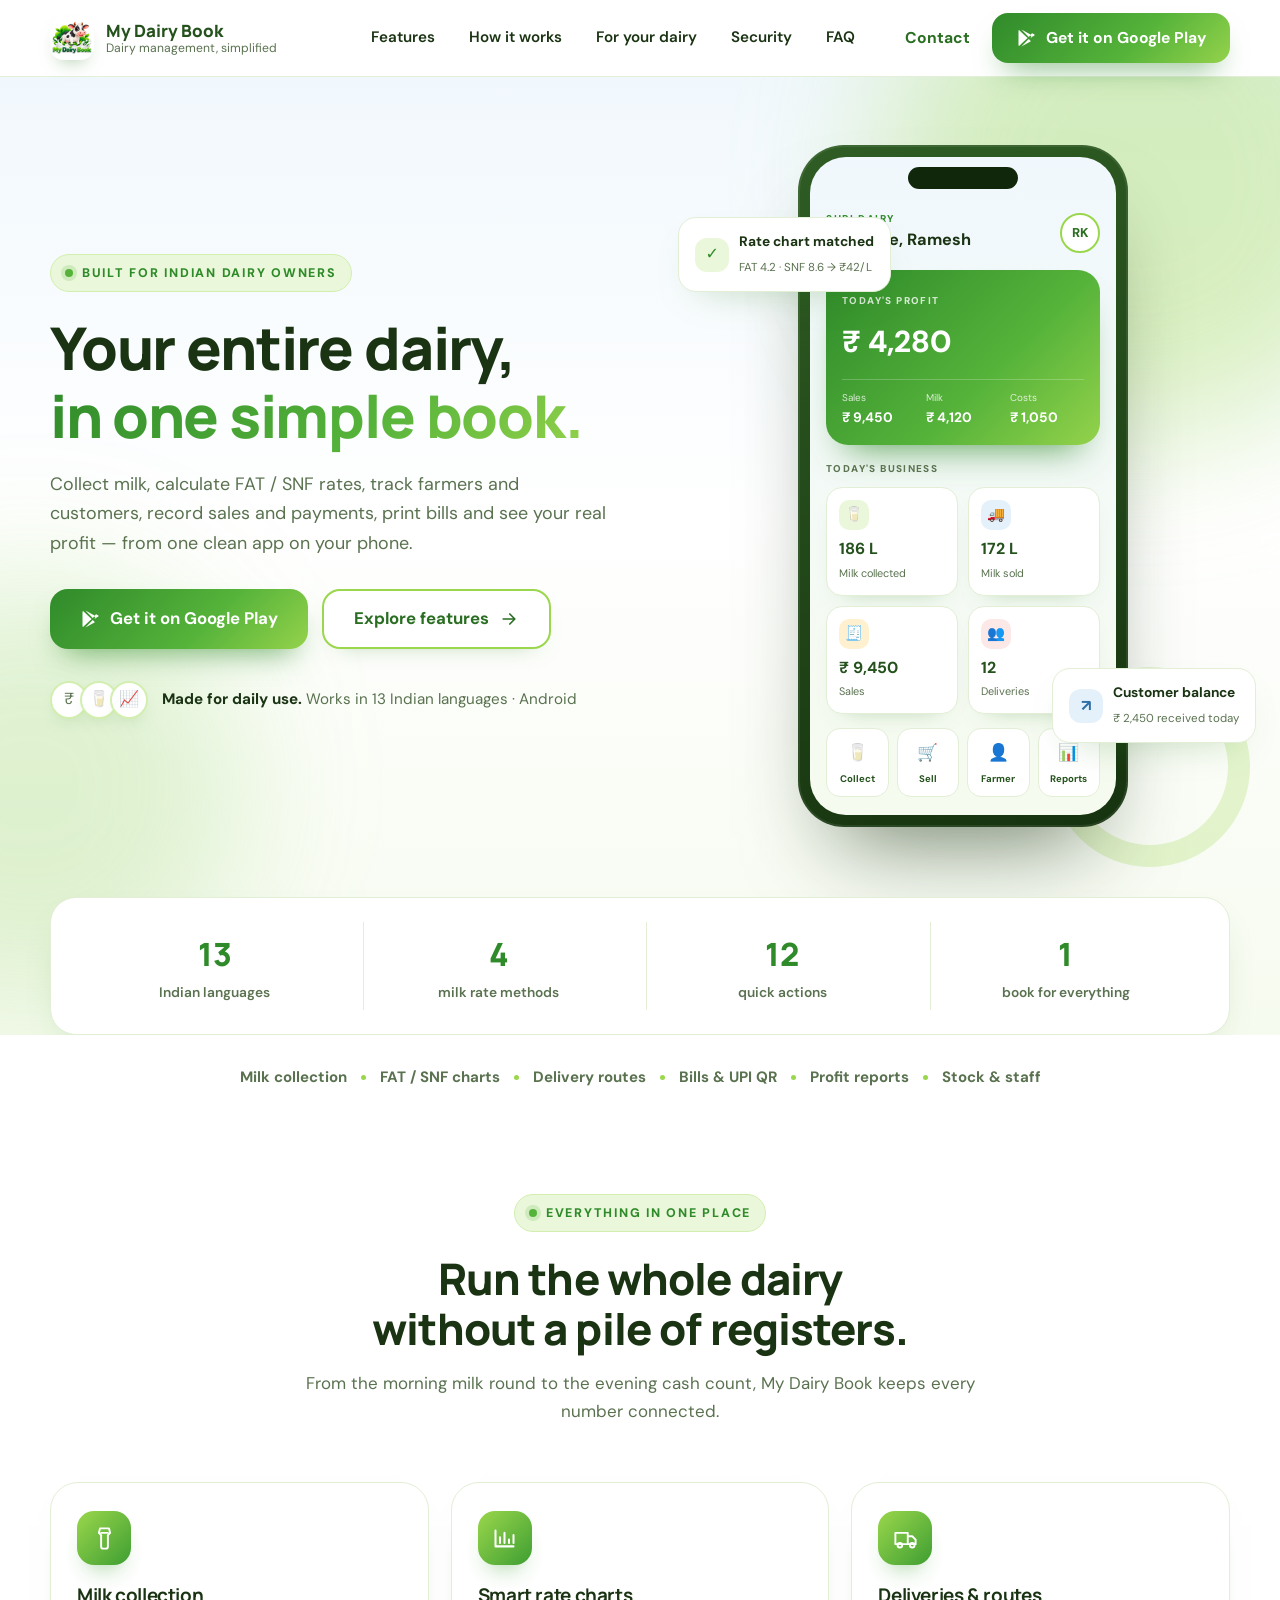
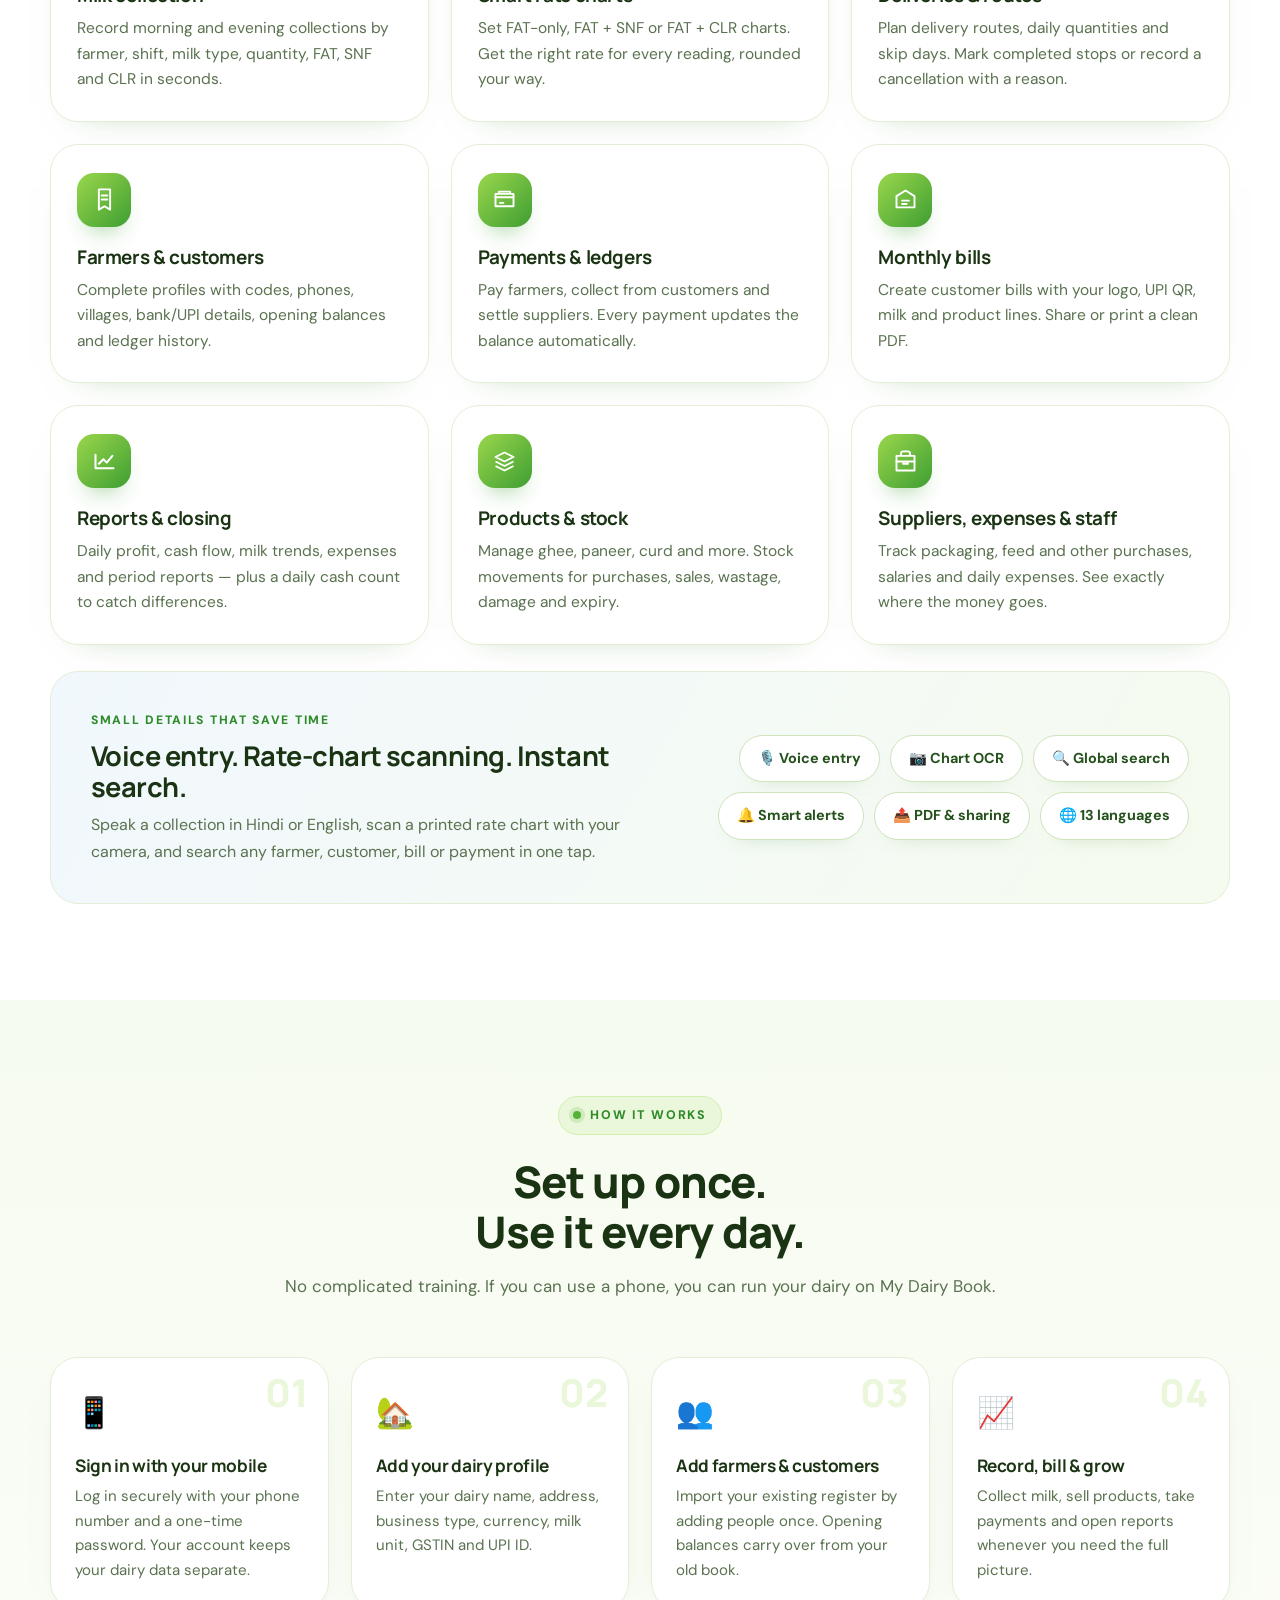
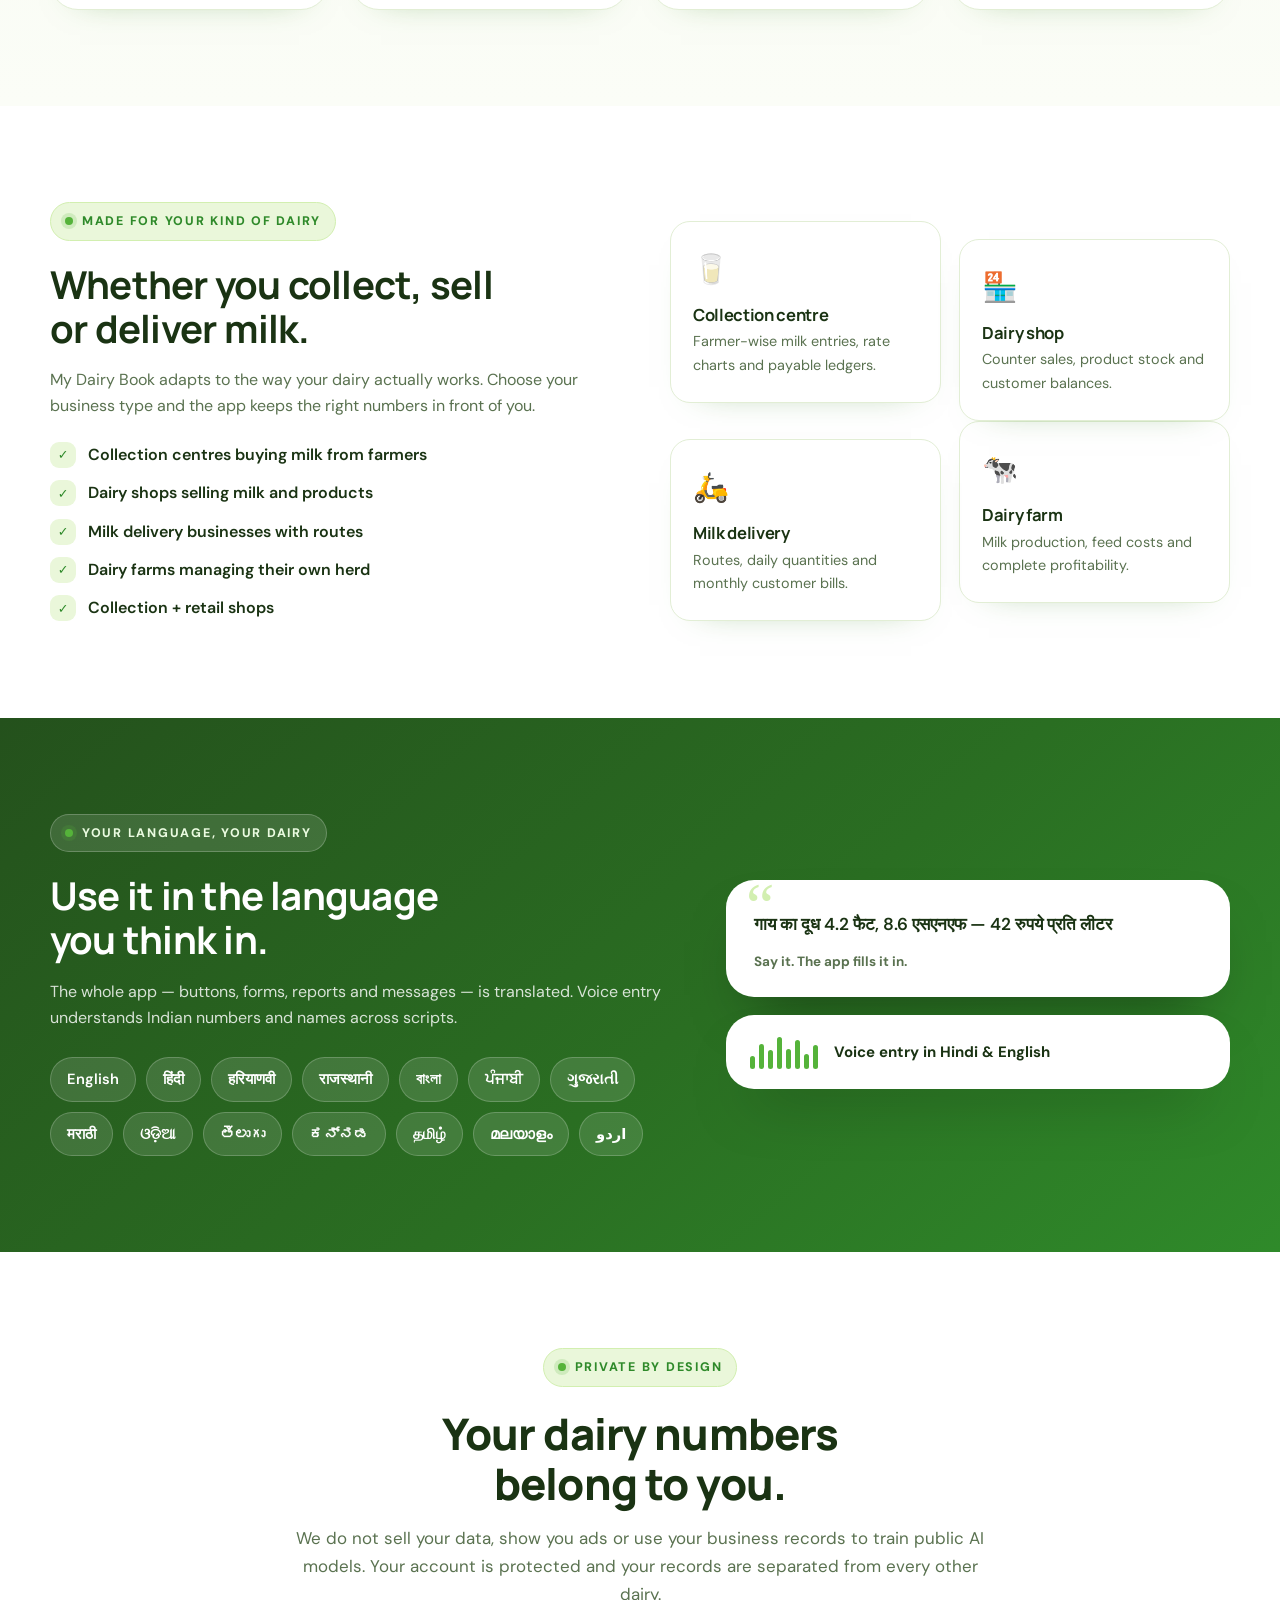
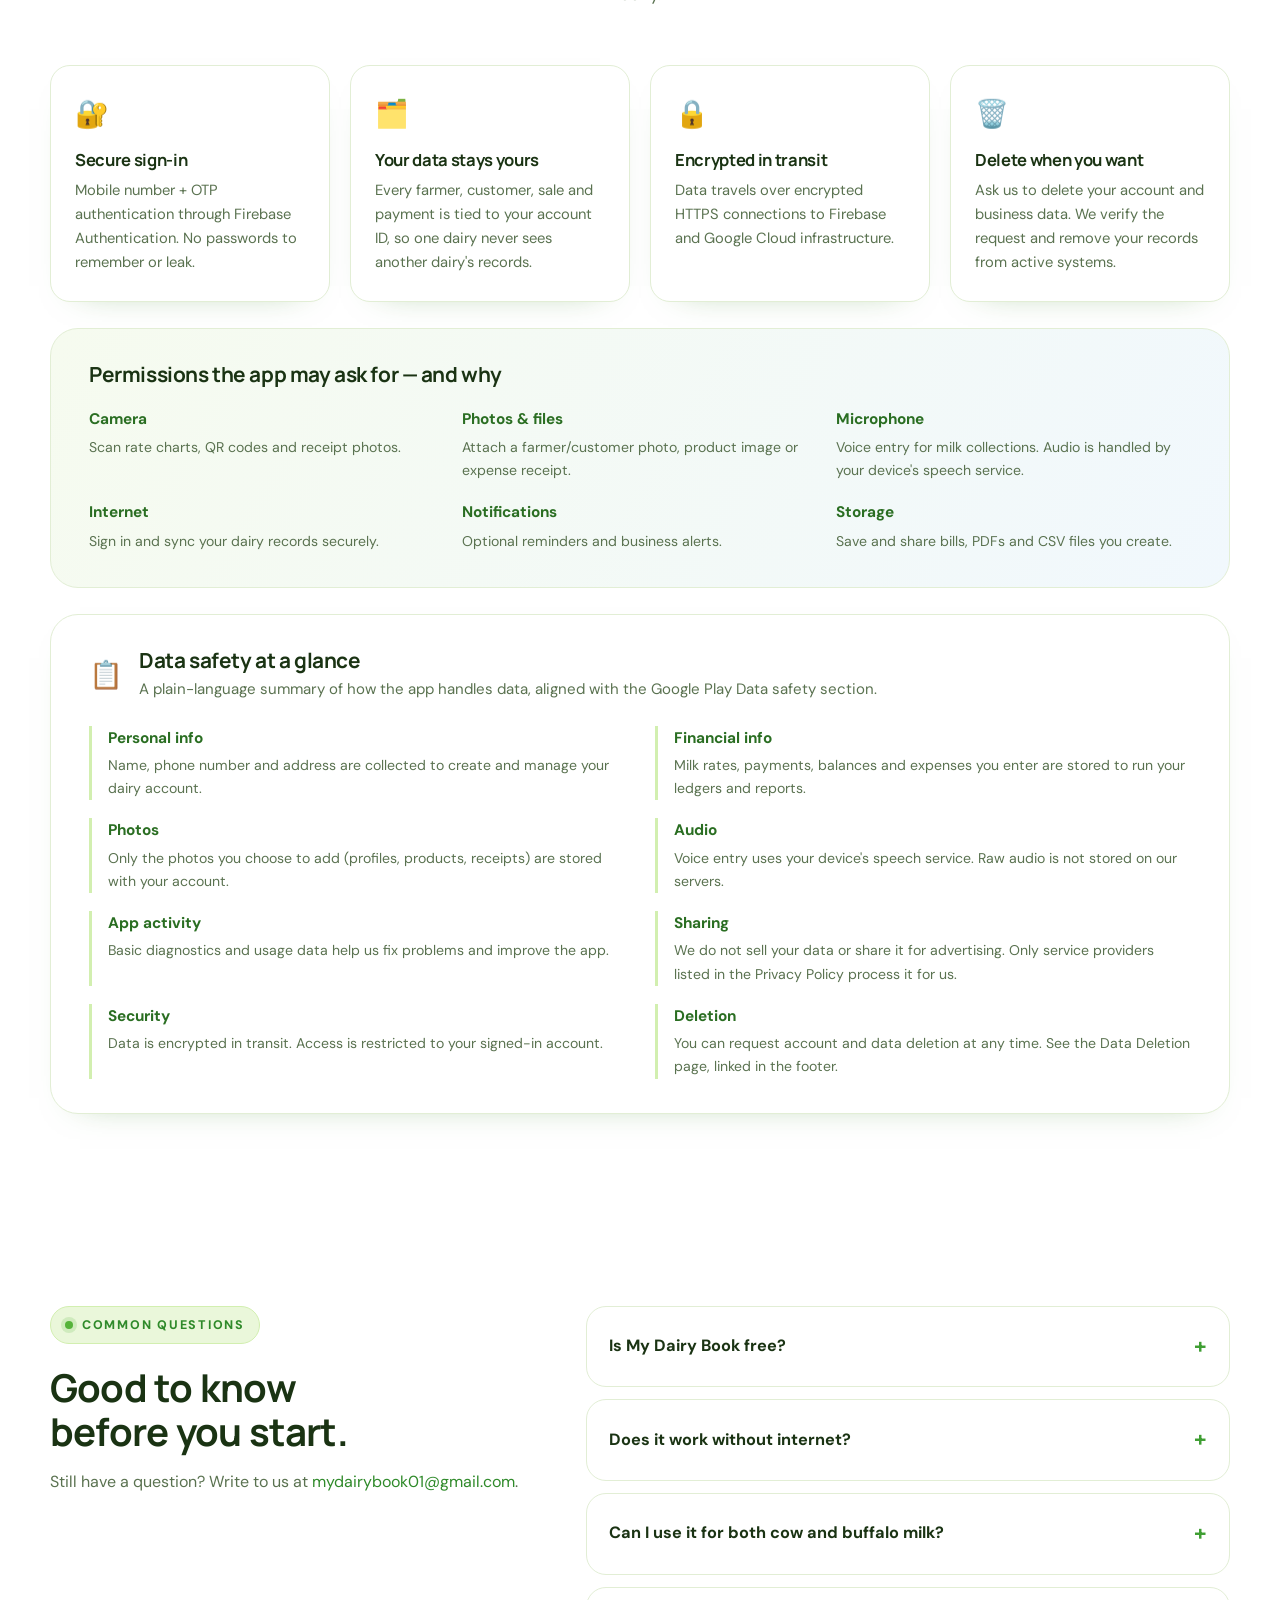
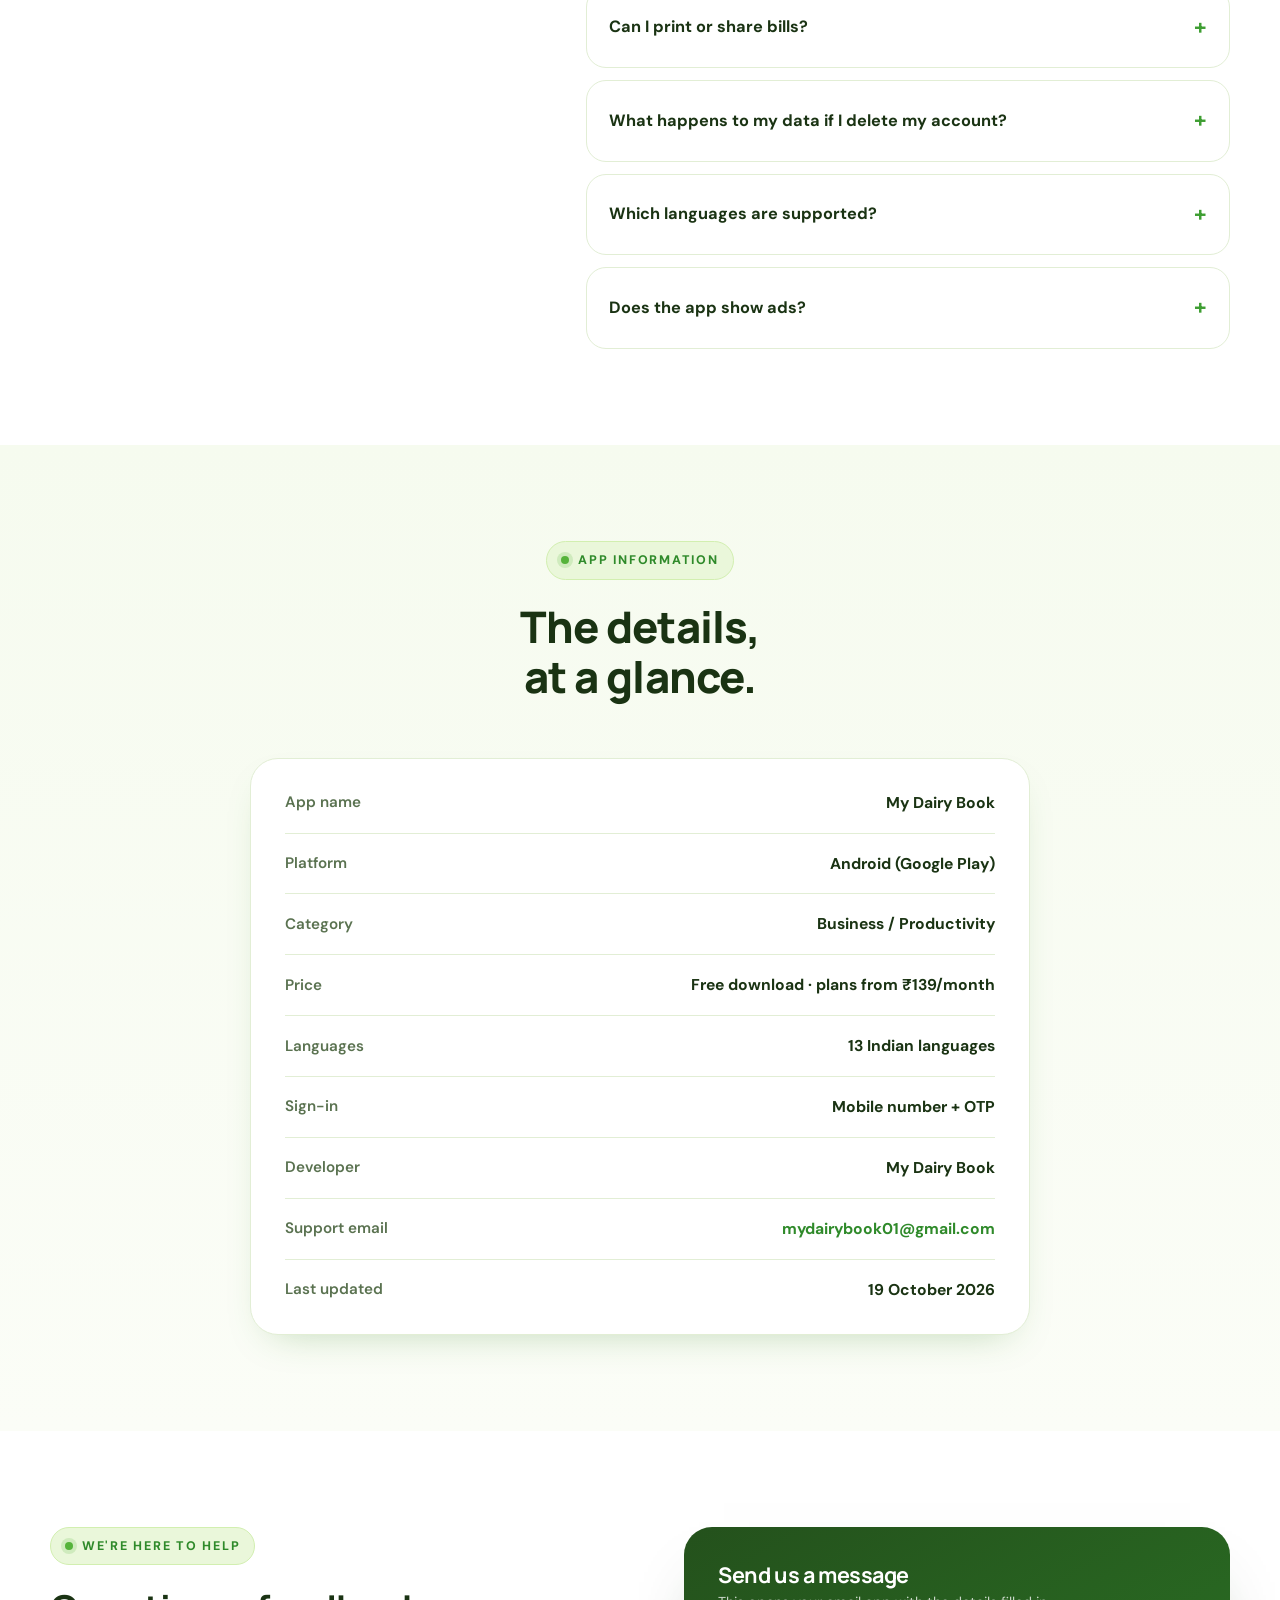
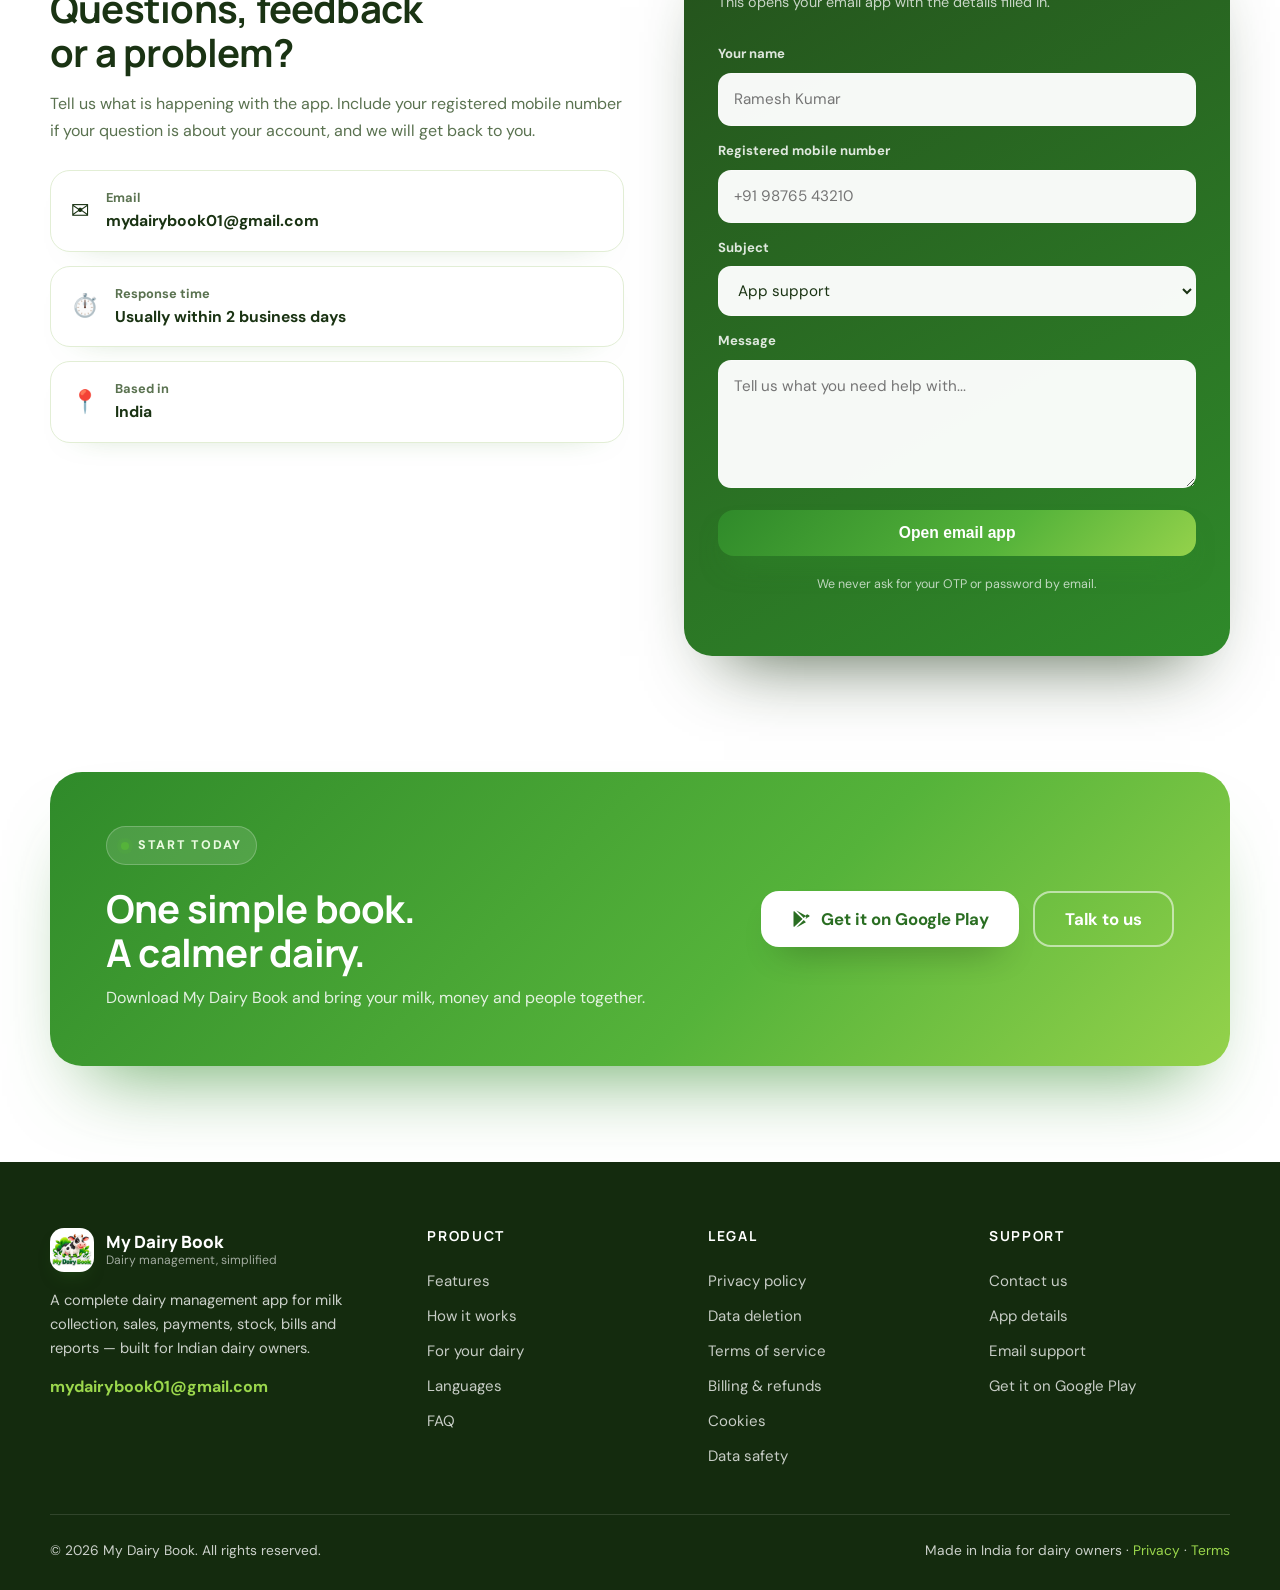
<file: index.html>
<!DOCTYPE html>
<html lang="en">
<head>
  <meta charset="UTF-8">
  <meta name="viewport" content="width=device-width, initial-scale=1.0">
  <title>My Dairy Book — Simple dairy management for every dairy owner</title>
  <meta name="description" content="My Dairy Book is a complete dairy management app for milk collection, FAT/SNF rate charts, deliveries, sales, payments, bills, stock and reports. Available in 13 Indian languages.">
  <meta name="theme-color" content="#2F8A2A">
  <meta property="og:title" content="My Dairy Book — Your entire dairy, in one simple book">
  <meta property="og:description" content="Collect milk, calculate rates, manage farmers and customers, print bills and understand your profit — all from your phone.">
  <meta property="og:type" content="website">
  <meta property="og:image" content="assets/app_icon.png">
  <link rel="icon" href="assets/app_icon.png">
  <link rel="preconnect" href="https://fonts.googleapis.com">
  <link rel="preconnect" href="https://fonts.gstatic.com" crossorigin>
  <link href="https://fonts.googleapis.com/css2?family=DM+Sans:opsz,wght@9..40,400;9..40,500;9..40,600;9..40,700;9..40,800&family=Manrope:wght@500;600;700;800&display=swap" rel="stylesheet">
  <link rel="stylesheet" href="styles.css">
  <noscript>
    <style>
      .reveal { opacity: 1 !important; transform: none !important; }
    </style>
  </noscript>
</head>
<body>
  <a class="skip-link" href="#main">Skip to content</a>

  <!-- ================= HEADER ================= -->
  <header class="site-header" id="top">
    <div class="container header-inner">
      <a class="brand" href="#top" aria-label="My Dairy Book home">
        <img src="assets/app_icon.png" alt="" class="brand-mark">
        <span class="brand-text">
          <strong>My Dairy Book</strong>
          <span>Dairy management, simplified</span>
        </span>
      </a>

      <nav class="desktop-nav" aria-label="Main navigation">
        <a href="#features">Features</a>
        <a href="#how-it-works">How it works</a>
        <a href="#who-its-for">For your dairy</a>
        <a href="#security">Security</a>
        <a href="#faq">FAQ</a>
      </nav>

      <div class="header-actions">
        <a class="btn btn-ghost desktop-only" href="#contact">Contact</a>
        <a class="btn btn-primary" href="https://play.google.com/store/apps/details?id=com.mydairybook.my_dairy_book" target="_blank" rel="noopener" aria-label="Get My Dairy Book on Google Play">
          <svg viewBox="0 0 24 24" aria-hidden="true" class="btn-icon"><path d="M3.6 2.4 13.9 12 3.6 21.6c-.4-.3-.6-.8-.6-1.3V3.7c0-.5.2-1 .6-1.3Zm11.7 10.9 2.6 2.6-11.4 6.3 8.8-8.9Zm0-2.6L6.5 1.8l11.4 6.3-2.6 2.6Zm1.4 1.3 5-2.7c.7-.4.7-1.4 0-1.8l-2.4-1.3-2.6 2.6 2.6 2.6-2.6.6Z"/></svg>
          Get it on Google Play
        </a>
        <button type="button" class="menu-toggle" aria-label="Open menu" aria-expanded="false" aria-controls="mobile-nav">
          <span></span><span></span><span></span>
        </button>
      </div>
    </div>

    <div class="mobile-nav" id="mobile-nav" hidden>
      <a href="#features">Features</a>
      <a href="#how-it-works">How it works</a>
      <a href="#who-its-for">For your dairy</a>
      <a href="#security">Security</a>
      <a href="#faq">FAQ</a>
      <a href="#contact">Contact</a>
    </div>
  </header>

  <main id="main">
    <!-- ================= HERO ================= -->
    <section class="hero">
      <div class="hero-glow hero-glow-a" aria-hidden="true"></div>
      <div class="hero-glow hero-glow-b" aria-hidden="true"></div>

      <div class="container hero-grid">
        <div class="hero-copy reveal">
          <span class="eyebrow"><span class="eyebrow-dot"></span> Built for Indian dairy owners</span>
          <h1>Your entire dairy,<br><span class="grad-text">in one simple book.</span></h1>
          <p class="hero-lead">
            Collect milk, calculate FAT / SNF rates, track farmers and customers, record sales and payments,
            print bills and see your real profit — from one clean app on your phone.
          </p>

          <div class="hero-actions">
            <a class="btn btn-primary btn-lg" href="https://play.google.com/store/apps/details?id=com.mydairybook.my_dairy_book" target="_blank" rel="noopener" aria-label="Get My Dairy Book on Google Play">
              <svg viewBox="0 0 24 24" aria-hidden="true" class="btn-icon"><path d="M3.6 2.4 13.9 12 3.6 21.6c-.4-.3-.6-.8-.6-1.3V3.7c0-.5.2-1 .6-1.3Zm11.7 10.9 2.6 2.6-11.4 6.3 8.8-8.9Zm0-2.6L6.5 1.8l11.4 6.3-2.6 2.6Zm1.4 1.3 5-2.7c.7-.4.7-1.4 0-1.8l-2.4-1.3-2.6 2.6 2.6 2.6-2.6.6Z"/></svg>
              Get it on Google Play
            </a>
            <a class="btn btn-outline btn-lg" href="#features">
              Explore features
              <svg viewBox="0 0 24 24" aria-hidden="true" class="btn-icon"><path d="M5 12h14M13 6l6 6-6 6" fill="none" stroke="currentColor" stroke-width="2" stroke-linecap="round" stroke-linejoin="round"/></svg>
            </a>
          </div>

          <div class="hero-trust">
            <div class="trust-avatars" aria-hidden="true">
              <span>₹</span><span>🥛</span><span>📈</span>
            </div>
            <p><strong>Made for daily use.</strong> Works in 13 Indian languages · Android</p>
          </div>
        </div>

        <div class="hero-visual reveal">
          <div class="phone-frame">
            <div class="phone-notch" aria-hidden="true"></div>
            <div class="phone-screen">
              <div class="app-topbar">
                <div>
                  <span class="app-overline">SHRI DAIRY</span>
                  <strong>Namaste, Ramesh</strong>
                </div>
                <span class="app-avatar">RK</span>
              </div>
              <div class="profit-card">
                <span class="profit-label">TODAY'S PROFIT</span>
                <strong class="profit-value">₹ 4,280</strong>
                <div class="profit-split">
                  <span><small>Sales</small><b>₹ 9,450</b></span>
                  <span><small>Milk</small><b>₹ 4,120</b></span>
                  <span><small>Costs</small><b>₹ 1,050</b></span>
                </div>
              </div>
              <div class="app-section-title">TODAY'S BUSINESS</div>
              <div class="app-metrics">
                <div class="app-metric"><span class="metric-icon green">🥛</span><b>186 L</b><small>Milk collected</small></div>
                <div class="app-metric"><span class="metric-icon blue">🚚</span><b>172 L</b><small>Milk sold</small></div>
                <div class="app-metric"><span class="metric-icon amber">🧾</span><b>₹ 9,450</b><small>Sales</small></div>
                <div class="app-metric"><span class="metric-icon pink">👥</span><b>12</b><small>Deliveries</small></div>
              </div>
              <div class="app-actions">
                <div><span>🥛</span><small>Collect</small></div>
                <div><span>🛒</span><small>Sell</small></div>
                <div><span>👤</span><small>Farmer</small></div>
                <div><span>📊</span><small>Reports</small></div>
              </div>
            </div>
          </div>
          <div class="float-card float-a">
            <span class="float-icon">✓</span>
            <div><strong>Rate chart matched</strong><small>FAT 4.2 · SNF 8.6 → ₹42/L</small></div>
          </div>
          <div class="float-card float-b">
            <span class="float-icon blue">↗</span>
            <div><strong>Customer balance</strong><small>₹ 2,450 received today</small></div>
          </div>
          <div class="hero-ring" aria-hidden="true"></div>
        </div>
      </div>

      <div class="container stats-strip reveal">
        <div class="stat"><strong>13</strong><span>Indian languages</span></div>
        <div class="stat"><strong>4</strong><span>milk rate methods</span></div>
        <div class="stat"><strong>12</strong><span>quick actions</span></div>
        <div class="stat"><strong>1</strong><span>book for everything</span></div>
      </div>
    </section>

    <!-- ================= TRUST BAR ================= -->
    <section class="logo-strip" aria-label="What My Dairy Book covers">
      <div class="container logo-strip-inner">
        <span>Milk collection</span><i></i>
        <span>FAT / SNF charts</span><i></i>
        <span>Delivery routes</span><i></i>
        <span>Bills &amp; UPI QR</span><i></i>
        <span>Profit reports</span><i></i>
        <span>Stock &amp; staff</span>
      </div>
    </section>

    <!-- ================= FEATURES ================= -->
    <section class="section" id="features">
      <div class="container">
        <div class="section-head reveal">
          <span class="eyebrow"><span class="eyebrow-dot"></span> Everything in one place</span>
          <h2>Run the whole dairy<br>without a pile of registers.</h2>
          <p>From the morning milk round to the evening cash count, My Dairy Book keeps every number connected.</p>
        </div>

        <div class="feature-grid">
          <article class="feature-card reveal">
            <span class="feature-icon">
              <svg viewBox="0 0 24 24" aria-hidden="true"><path d="M8 3h8l1 4-2 2v10a2 2 0 0 1-2 2h-2a2 2 0 0 1-2-2V9L7 7l1-4Z" fill="none" stroke="currentColor" stroke-width="1.7" stroke-linejoin="round"/><path d="M9 7h6" fill="none" stroke="currentColor" stroke-width="1.7" stroke-linecap="round"/></svg>
            </span>
            <h3>Milk collection</h3>
            <p>Record morning and evening collections by farmer, shift, milk type, quantity, FAT, SNF and CLR in seconds.</p>
          </article>

          <article class="feature-card reveal">
            <span class="feature-icon">
              <svg viewBox="0 0 24 24" aria-hidden="true"><path d="M4 19V5M4 19h16M8 16v-5M12 16V7M16 16v-3M20 16V9" fill="none" stroke="currentColor" stroke-width="1.8" stroke-linecap="round"/></svg>
            </span>
            <h3>Smart rate charts</h3>
            <p>Set FAT-only, FAT + SNF or FAT + CLR charts. Get the right rate for every reading, rounded your way.</p>
          </article>

          <article class="feature-card reveal">
            <span class="feature-icon">
              <svg viewBox="0 0 24 24" aria-hidden="true"><path d="M3 7h11v10H3zM14 10h4l3 3v4h-7z" fill="none" stroke="currentColor" stroke-width="1.7" stroke-linejoin="round"/><circle cx="7" cy="18" r="2" fill="none" stroke="currentColor" stroke-width="1.7"/><circle cx="18" cy="18" r="2" fill="none" stroke="currentColor" stroke-width="1.7"/></svg>
            </span>
            <h3>Deliveries &amp; routes</h3>
            <p>Plan delivery routes, daily quantities and skip days. Mark completed stops or record a cancellation with a reason.</p>
          </article>

          <article class="feature-card reveal">
            <span class="feature-icon">
              <svg viewBox="0 0 24 24" aria-hidden="true"><path d="M7 3h10v18l-5-3-5 3V3Z" fill="none" stroke="currentColor" stroke-width="1.7" stroke-linejoin="round"/><path d="M9.5 8.5h5M9.5 12h5" fill="none" stroke="currentColor" stroke-width="1.7" stroke-linecap="round"/></svg>
            </span>
            <h3>Farmers &amp; customers</h3>
            <p>Complete profiles with codes, phones, villages, bank/UPI details, opening balances and ledger history.</p>
          </article>

          <article class="feature-card reveal">
            <span class="feature-icon">
              <svg viewBox="0 0 24 24" aria-hidden="true"><path d="M4 7h16v11H4z" fill="none" stroke="currentColor" stroke-width="1.7" stroke-linejoin="round"/><path d="M4 10h16M8 15h3" fill="none" stroke="currentColor" stroke-width="1.7" stroke-linecap="round"/><path d="M7 7V5h10v2" fill="none" stroke="currentColor" stroke-width="1.7" stroke-linejoin="round"/></svg>
            </span>
            <h3>Payments &amp; ledgers</h3>
            <p>Pay farmers, collect from customers and settle suppliers. Every payment updates the balance automatically.</p>
          </article>

          <article class="feature-card reveal">
            <span class="feature-icon">
              <svg viewBox="0 0 24 24" aria-hidden="true"><path d="M4 19V9l8-5 8 5v10H4Z" fill="none" stroke="currentColor" stroke-width="1.7" stroke-linejoin="round"/><path d="M9 13h6M9 16h4" fill="none" stroke="currentColor" stroke-width="1.7" stroke-linecap="round"/></svg>
            </span>
            <h3>Monthly bills</h3>
            <p>Create customer bills with your logo, UPI QR, milk and product lines. Share or print a clean PDF.</p>
          </article>

          <article class="feature-card reveal">
            <span class="feature-icon">
              <svg viewBox="0 0 24 24" aria-hidden="true"><path d="M4 18V6M4 18h16" fill="none" stroke="currentColor" stroke-width="1.8" stroke-linecap="round"/><path d="m7 14 4-4 3 3 5-6" fill="none" stroke="currentColor" stroke-width="1.8" stroke-linecap="round" stroke-linejoin="round"/></svg>
            </span>
            <h3>Reports &amp; closing</h3>
            <p>Daily profit, cash flow, milk trends, expenses and period reports — plus a daily cash count to catch differences.</p>
          </article>

          <article class="feature-card reveal">
            <span class="feature-icon">
              <svg viewBox="0 0 24 24" aria-hidden="true"><path d="M4 8l8-4 8 4-8 4-8-4Z" fill="none" stroke="currentColor" stroke-width="1.7" stroke-linejoin="round"/><path d="m4 12 8 4 8-4M4 16l8 4 8-4" fill="none" stroke="currentColor" stroke-width="1.7" stroke-linejoin="round"/></svg>
            </span>
            <h3>Products &amp; stock</h3>
            <p>Manage ghee, paneer, curd and more. Stock movements for purchases, sales, wastage, damage and expiry.</p>
          </article>

          <article class="feature-card reveal">
            <span class="feature-icon">
              <svg viewBox="0 0 24 24" aria-hidden="true"><path d="M8 7V5a2 2 0 0 1 2-2h4a2 2 0 0 1 2 2v2M4 7h16v13H4z" fill="none" stroke="currentColor" stroke-width="1.7" stroke-linejoin="round"/><path d="M4 12h16M10 12v2h4v-2" fill="none" stroke="currentColor" stroke-width="1.7" stroke-linecap="round"/></svg>
            </span>
            <h3>Suppliers, expenses &amp; staff</h3>
            <p>Track packaging, feed and other purchases, salaries and daily expenses. See exactly where the money goes.</p>
          </article>
        </div>

        <div class="feature-extra reveal">
          <div class="feature-extra-copy">
            <span class="mini-label">Small details that save time</span>
            <h3>Voice entry. Rate-chart scanning. Instant search.</h3>
            <p>Speak a collection in Hindi or English, scan a printed rate chart with your camera, and search any farmer, customer, bill or payment in one tap.</p>
          </div>
          <div class="chips">
            <span class="chip">🎙️ Voice entry</span>
            <span class="chip">📷 Chart OCR</span>
            <span class="chip">🔍 Global search</span>
            <span class="chip">🔔 Smart alerts</span>
            <span class="chip">📤 PDF &amp; sharing</span>
            <span class="chip">🌐 13 languages</span>
          </div>
        </div>
      </div>
    </section>

    <!-- ================= HOW IT WORKS ================= -->
    <section class="section section-alt" id="how-it-works">
      <div class="container">
        <div class="section-head reveal">
          <span class="eyebrow"><span class="eyebrow-dot"></span> How it works</span>
          <h2>Set up once.<br>Use it every day.</h2>
          <p>No complicated training. If you can use a phone, you can run your dairy on My Dairy Book.</p>
        </div>

        <div class="steps">
          <article class="step reveal">
            <span class="step-number">01</span>
            <div class="step-icon">📱</div>
            <h3>Sign in with your mobile</h3>
            <p>Log in securely with your phone number and a one-time password. Your account keeps your dairy data separate.</p>
          </article>
          <article class="step reveal">
            <span class="step-number">02</span>
            <div class="step-icon">🏡</div>
            <h3>Add your dairy profile</h3>
            <p>Enter your dairy name, address, business type, currency, milk unit, GSTIN and UPI ID.</p>
          </article>
          <article class="step reveal">
            <span class="step-number">03</span>
            <div class="step-icon">👥</div>
            <h3>Add farmers &amp; customers</h3>
            <p>Import your existing register by adding people once. Opening balances carry over from your old book.</p>
          </article>
          <article class="step reveal">
            <span class="step-number">04</span>
            <div class="step-icon">📈</div>
            <h3>Record, bill &amp; grow</h3>
            <p>Collect milk, sell products, take payments and open reports whenever you need the full picture.</p>
          </article>
        </div>
      </div>
    </section>

    <!-- ================= WHO IT'S FOR ================= -->
    <section class="section" id="who-its-for">
      <div class="container split-grid">
        <div class="split-copy reveal">
          <span class="eyebrow"><span class="eyebrow-dot"></span> Made for your kind of dairy</span>
          <h2>Whether you collect, sell<br>or deliver milk.</h2>
          <p>My Dairy Book adapts to the way your dairy actually works. Choose your business type and the app keeps the right numbers in front of you.</p>
          <ul class="check-list">
            <li><span>✓</span> Collection centres buying milk from farmers</li>
            <li><span>✓</span> Dairy shops selling milk and products</li>
            <li><span>✓</span> Milk delivery businesses with routes</li>
            <li><span>✓</span> Dairy farms managing their own herd</li>
            <li><span>✓</span> Collection + retail shops</li>
          </ul>
        </div>

        <div class="audience-grid reveal">
          <div class="audience-card">
            <span>🥛</span>
            <h3>Collection centre</h3>
            <p>Farmer-wise milk entries, rate charts and payable ledgers.</p>
          </div>
          <div class="audience-card">
            <span>🏪</span>
            <h3>Dairy shop</h3>
            <p>Counter sales, product stock and customer balances.</p>
          </div>
          <div class="audience-card">
            <span>🛵</span>
            <h3>Milk delivery</h3>
            <p>Routes, daily quantities and monthly customer bills.</p>
          </div>
          <div class="audience-card">
            <span>🐄</span>
            <h3>Dairy farm</h3>
            <p>Milk production, feed costs and complete profitability.</p>
          </div>
        </div>
      </div>
    </section>

    <!-- ================= LANGUAGES ================= -->
    <section class="section section-dark" id="languages">
      <div class="container languages-grid">
        <div class="reveal">
          <span class="eyebrow eyebrow-light"><span class="eyebrow-dot"></span> Your language, your dairy</span>
          <h2>Use it in the language<br>you think in.</h2>
          <p class="light-text">The whole app — buttons, forms, reports and messages — is translated. Voice entry understands Indian numbers and names across scripts.</p>
          <div class="language-tags">
            <span>English</span><span>हिंदी</span><span>हरियाणवी</span><span>राजस्थानी</span>
            <span>বাংলা</span><span>ਪੰਜਾਬੀ</span><span>ગુજરાતી</span><span>मराठी</span>
            <span>ଓଡ଼ିଆ</span><span>తెలుగు</span><span>ಕನ್ನಡ</span><span>தமிழ்</span>
            <span>മലയാളം</span><span>اردو</span>
          </div>
        </div>

        <div class="language-visual reveal">
          <div class="quote-card">
            <span class="quote-mark">“</span>
            <p>गाय का दूध 4.2 फैट, 8.6 एसएनएफ — 42 रुपये प्रति लीटर</p>
            <span class="quote-caption">Say it. The app fills it in.</span>
          </div>
          <div class="quote-card quote-card-small">
            <div class="voice-bars" aria-hidden="true"><i></i><i></i><i></i><i></i><i></i><i></i><i></i><i></i></div>
            <p>Voice entry in Hindi &amp; English</p>
          </div>
        </div>
      </div>
    </section>

    <!-- ================= SECURITY ================= -->
    <section class="section" id="security">
      <div class="container">
        <div class="section-head reveal">
          <span class="eyebrow"><span class="eyebrow-dot"></span> Private by design</span>
          <h2>Your dairy numbers<br>belong to you.</h2>
          <p>We do not sell your data, show you ads or use your business records to train public AI models. Your account is protected and your records are separated from every other dairy.</p>
        </div>

        <div class="security-grid">
          <article class="security-card reveal">
            <span class="security-icon">🔐</span>
            <h3>Secure sign-in</h3>
            <p>Mobile number + OTP authentication through Firebase Authentication. No passwords to remember or leak.</p>
          </article>
          <article class="security-card reveal">
            <span class="security-icon">🗂️</span>
            <h3>Your data stays yours</h3>
            <p>Every farmer, customer, sale and payment is tied to your account ID, so one dairy never sees another dairy's records.</p>
          </article>
          <article class="security-card reveal">
            <span class="security-icon">🔒</span>
            <h3>Encrypted in transit</h3>
            <p>Data travels over encrypted HTTPS connections to Firebase and Google Cloud infrastructure.</p>
          </article>
          <article class="security-card reveal">
            <span class="security-icon">🗑️</span>
            <h3>Delete when you want</h3>
            <p>Ask us to delete your account and business data. We verify the request and remove your records from active systems.</p>
          </article>
        </div>

        <div class="permissions-card reveal">
          <h3>Permissions the app may ask for — and why</h3>
          <div class="permissions-grid">
            <div><strong>Camera</strong><span>Scan rate charts, QR codes and receipt photos.</span></div>
            <div><strong>Photos &amp; files</strong><span>Attach a farmer/customer photo, product image or expense receipt.</span></div>
            <div><strong>Microphone</strong><span>Voice entry for milk collections. Audio is handled by your device's speech service.</span></div>
            <div><strong>Internet</strong><span>Sign in and sync your dairy records securely.</span></div>
            <div><strong>Notifications</strong><span>Optional reminders and business alerts.</span></div>
            <div><strong>Storage</strong><span>Save and share bills, PDFs and CSV files you create.</span></div>
          </div>
        </div>

        <div class="datasafety-card reveal">
          <div class="datasafety-head">
            <span class="security-icon">📋</span>
            <div>
              <h3>Data safety at a glance</h3>
              <p>A plain-language summary of how the app handles data, aligned with the Google Play Data safety section.</p>
            </div>
          </div>
          <div class="datasafety-grid">
            <div><strong>Personal info</strong><span>Name, phone number and address are collected to create and manage your dairy account.</span></div>
            <div><strong>Financial info</strong><span>Milk rates, payments, balances and expenses you enter are stored to run your ledgers and reports.</span></div>
            <div><strong>Photos</strong><span>Only the photos you choose to add (profiles, products, receipts) are stored with your account.</span></div>
            <div><strong>Audio</strong><span>Voice entry uses your device's speech service. Raw audio is not stored on our servers.</span></div>
            <div><strong>App activity</strong><span>Basic diagnostics and usage data help us fix problems and improve the app.</span></div>
            <div><strong>Sharing</strong><span>We do not sell your data or share it for advertising. Only service providers listed in the Privacy Policy process it for us.</span></div>
            <div><strong>Security</strong><span>Data is encrypted in transit. Access is restricted to your signed-in account.</span></div>
            <div><strong>Deletion</strong><span>You can request account and data deletion at any time. See the Data Deletion page, linked in the footer.</span></div>
          </div>
        </div>
      </div>
    </section>

    <!-- ================= FAQ ================= -->
    <section class="section" id="faq">
      <div class="container faq-grid">
        <div class="reveal">
          <span class="eyebrow"><span class="eyebrow-dot"></span> Common questions</span>
          <h2>Good to know<br>before you start.</h2>
          <p>Still have a question? Write to us at <a href="mailto:mydairybook01@gmail.com">mydairybook01@gmail.com</a>.</p>
        </div>

        <div class="faq-list reveal">
          <details>
            <summary>Is My Dairy Book free?</summary>
            <p>The app is free to download and includes five free entries in total. After that, plans start at ₹139 per month or ₹1,199 per year. The exact price is always shown in the app before you pay.</p>
          </details>
          <details>
            <summary>Does it work without internet?</summary>
            <p>You need an internet connection to sign in and save your records to your account. Some parts of the app keep recent data on your phone, but a connection is recommended for reliable syncing.</p>
          </details>
          <details>
            <summary>Can I use it for both cow and buffalo milk?</summary>
            <p>Yes. You can set separate rates and rate charts for cow and buffalo milk, and choose FAT-only, FAT + SNF or FAT + CLR pricing.</p>
          </details>
          <details>
            <summary>Can I print or share bills?</summary>
            <p>Yes. Create monthly customer bills with your logo and UPI QR, then share or print them as a PDF from your phone.</p>
          </details>
          <details>
            <summary>What happens to my data if I delete my account?</summary>
            <p>Your account and linked business records are removed from active systems. Limited information may be kept where required by law. See the Data Deletion page, linked in the footer.</p>
          </details>
          <details>
            <summary>Which languages are supported?</summary>
            <p>English, Hindi, Haryanvi, Rajasthani/Marwari, Bengali, Punjabi, Gujarati, Marathi, Odia, Telugu, Kannada, Tamil, Malayalam and Urdu.</p>
          </details>
          <details>
            <summary>Does the app show ads?</summary>
            <p>No. My Dairy Book does not show third-party ads, and we do not sell your business data.</p>
          </details>
        </div>
      </div>
    </section>

    <!-- ================= APP DETAILS ================= -->
    <section class="section section-alt" id="app-details">
      <div class="container">
        <div class="section-head reveal">
          <span class="eyebrow"><span class="eyebrow-dot"></span> App information</span>
          <h2>The details,<br>at a glance.</h2>
        </div>

        <div class="details-card reveal">
          <div class="details-row"><span>App name</span><strong>My Dairy Book</strong></div>
          <div class="details-row"><span>Platform</span><strong>Android (Google Play)</strong></div>
          <div class="details-row"><span>Category</span><strong>Business / Productivity</strong></div>
          <div class="details-row"><span>Price</span><strong>Free download · plans from ₹139/month</strong></div>
          <div class="details-row"><span>Languages</span><strong>13 Indian languages</strong></div>
          <div class="details-row"><span>Sign-in</span><strong>Mobile number + OTP</strong></div>
          <div class="details-row"><span>Developer</span><strong>My Dairy Book</strong></div>
          <div class="details-row"><span>Support email</span><strong><a href="mailto:mydairybook01@gmail.com">mydairybook01@gmail.com</a></strong></div>
          <div class="details-row"><span>Last updated</span><strong>19 October 2026</strong></div>
        </div>
      </div>
    </section>

    <!-- ================= CONTACT ================= -->
    <section class="section" id="contact">
      <div class="container contact-grid">
        <div class="reveal">
          <span class="eyebrow"><span class="eyebrow-dot"></span> We're here to help</span>
          <h2>Questions, feedback<br>or a problem?</h2>
          <p>Tell us what is happening with the app. Include your registered mobile number if your question is about your account, and we will get back to you.</p>
          <div class="contact-methods">
            <a href="mailto:mydairybook01@gmail.com" class="contact-method">
              <span>✉️</span>
              <div><small>Email</small><strong>mydairybook01@gmail.com</strong></div>
            </a>
            <div class="contact-method">
              <span>⏱️</span>
              <div><small>Response time</small><strong>Usually within 2 business days</strong></div>
            </div>
            <div class="contact-method">
              <span>📍</span>
              <div><small>Based in</small><strong>India</strong></div>
            </div>
          </div>
        </div>

        <div class="contact-card reveal">
          <h3>Send us a message</h3>
          <p class="contact-card-sub">This opens your email app with the details filled in.</p>
          <form id="contact-form" class="contact-form" action="mailto:mydairybook01@gmail.com" method="post" enctype="text/plain">
            <label for="name">Your name</label>
            <input id="name" name="name" type="text" placeholder="Ramesh Kumar" required>

            <label for="phone">Registered mobile number</label>
            <input id="phone" name="phone" type="tel" placeholder="+91 98765 43210">

            <label for="subject">Subject</label>
            <select id="subject" name="subject">
              <option>App support</option>
              <option>Privacy question</option>
              <option>Delete my account</option>
              <option>Billing question</option>
              <option>Feedback or suggestion</option>
            </select>

            <label for="message">Message</label>
            <textarea id="message" name="message" rows="4" placeholder="Tell us what you need help with..." required></textarea>

            <button type="submit" class="btn btn-primary btn-block">Open email app</button>
            <p class="form-note">We never ask for your OTP or password by email.</p>
          </form>
        </div>
      </div>
    </section>

    <!-- ================= FINAL CTA ================= -->
    <section class="final-cta">
      <div class="container final-cta-inner reveal">
        <div>
          <span class="eyebrow eyebrow-light"><span class="eyebrow-dot"></span> Start today</span>
          <h2>One simple book.<br>A calmer dairy.</h2>
          <p>Download My Dairy Book and bring your milk, money and people together.</p>
        </div>
        <div class="final-cta-actions">
          <a class="btn btn-white btn-lg" href="https://play.google.com/store/apps/details?id=com.mydairybook.my_dairy_book" target="_blank" rel="noopener" aria-label="Get My Dairy Book on Google Play">
            <svg viewBox="0 0 24 24" aria-hidden="true" class="btn-icon"><path d="M3.6 2.4 13.9 12 3.6 21.6c-.4-.3-.6-.8-.6-1.3V3.7c0-.5.2-1 .6-1.3Zm11.7 10.9 2.6 2.6-11.4 6.3 8.8-8.9Zm0-2.6L6.5 1.8l11.4 6.3-2.6 2.6Zm1.4 1.3 5-2.7c.7-.4.7-1.4 0-1.8l-2.4-1.3-2.6 2.6 2.6 2.6-2.6.6Z"/></svg>
            Get it on Google Play
          </a>
          <a class="btn btn-outline-light btn-lg" href="mailto:mydairybook01@gmail.com">Talk to us</a>
        </div>
      </div>
    </section>
  </main>

  <!-- ================= FOOTER ================= -->
  <footer class="site-footer">
    <div class="container footer-grid">
      <div class="footer-brand">
        <a class="brand" href="#top">
          <img src="assets/app_icon.png" alt="" class="brand-mark">
          <span class="brand-text"><strong>My Dairy Book</strong><span>Dairy management, simplified</span></span>
        </a>
        <p>A complete dairy management app for milk collection, sales, payments, stock, bills and reports — built for Indian dairy owners.</p>
        <a class="footer-email" href="mailto:mydairybook01@gmail.com">mydairybook01@gmail.com</a>
      </div>

      <div class="footer-col">
        <h4>Product</h4>
        <a href="#features">Features</a>
        <a href="#how-it-works">How it works</a>
        <a href="#who-its-for">For your dairy</a>
        <a href="#languages">Languages</a>
        <a href="#faq">FAQ</a>
      </div>

      <div class="footer-col">
        <h4>Legal</h4>
        <a href="privacy-policy.html">Privacy policy</a>
        <a href="data-deletion.html">Data deletion</a>
        <a href="terms-of-service.html">Terms of service</a>
        <a href="billing-refunds.html">Billing &amp; refunds</a>
        <a href="cookies.html">Cookies</a>
        <a href="#security">Data safety</a>
      </div>

      <div class="footer-col">
        <h4>Support</h4>
        <a href="#contact">Contact us</a>
        <a href="#app-details">App details</a>
        <a href="mailto:mydairybook01@gmail.com">Email support</a>
        <a href="https://play.google.com/store/apps/details?id=com.mydairybook.my_dairy_book" target="_blank" rel="noopener">Get it on Google Play</a>
      </div>
    </div>

    <div class="container footer-bottom">
      <p>© 2026 My Dairy Book. All rights reserved.</p>
      <p>Made in India for dairy owners · <a href="privacy-policy.html">Privacy</a> · <a href="terms-of-service.html">Terms</a></p>
    </div>
  </footer>

  <button type="button" id="back-to-top" class="back-to-top" aria-label="Back to top" hidden>↑</button>

  <script src="script.js"></script>
</body>
</html>
</file>
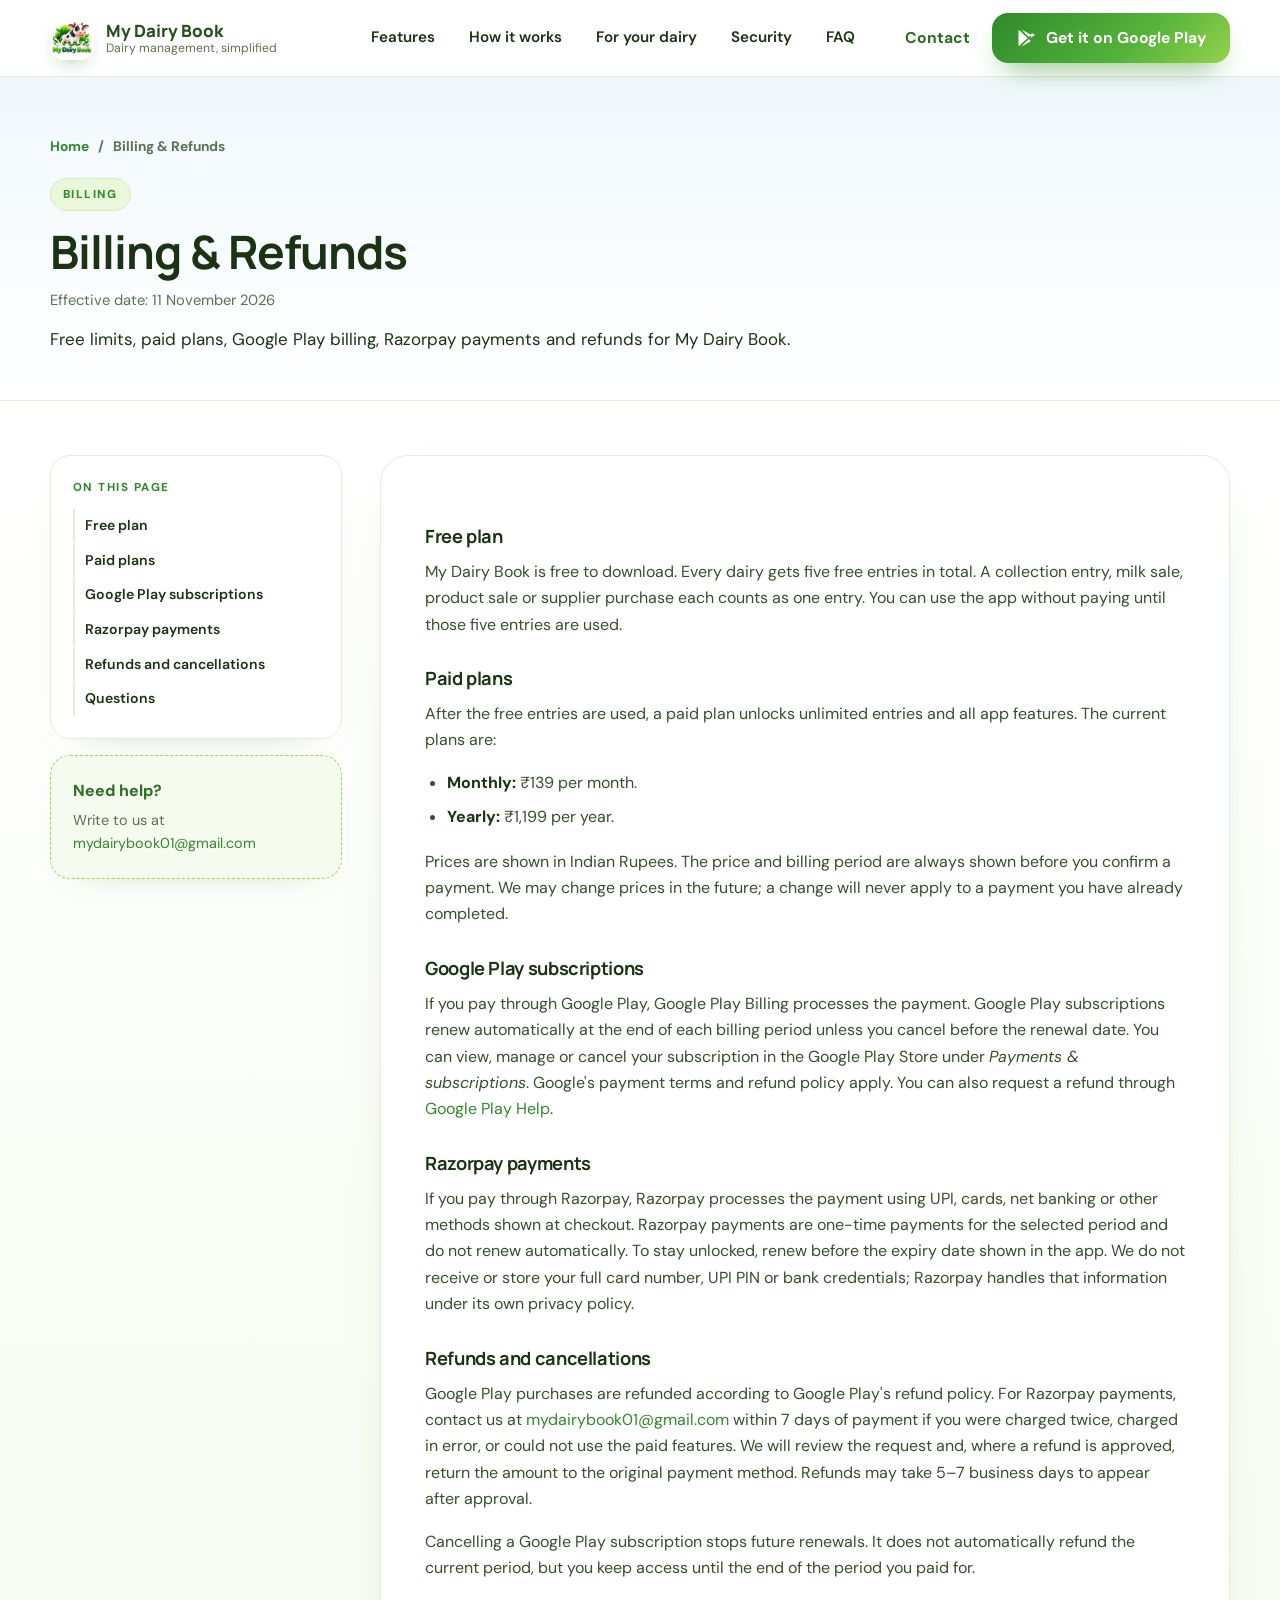
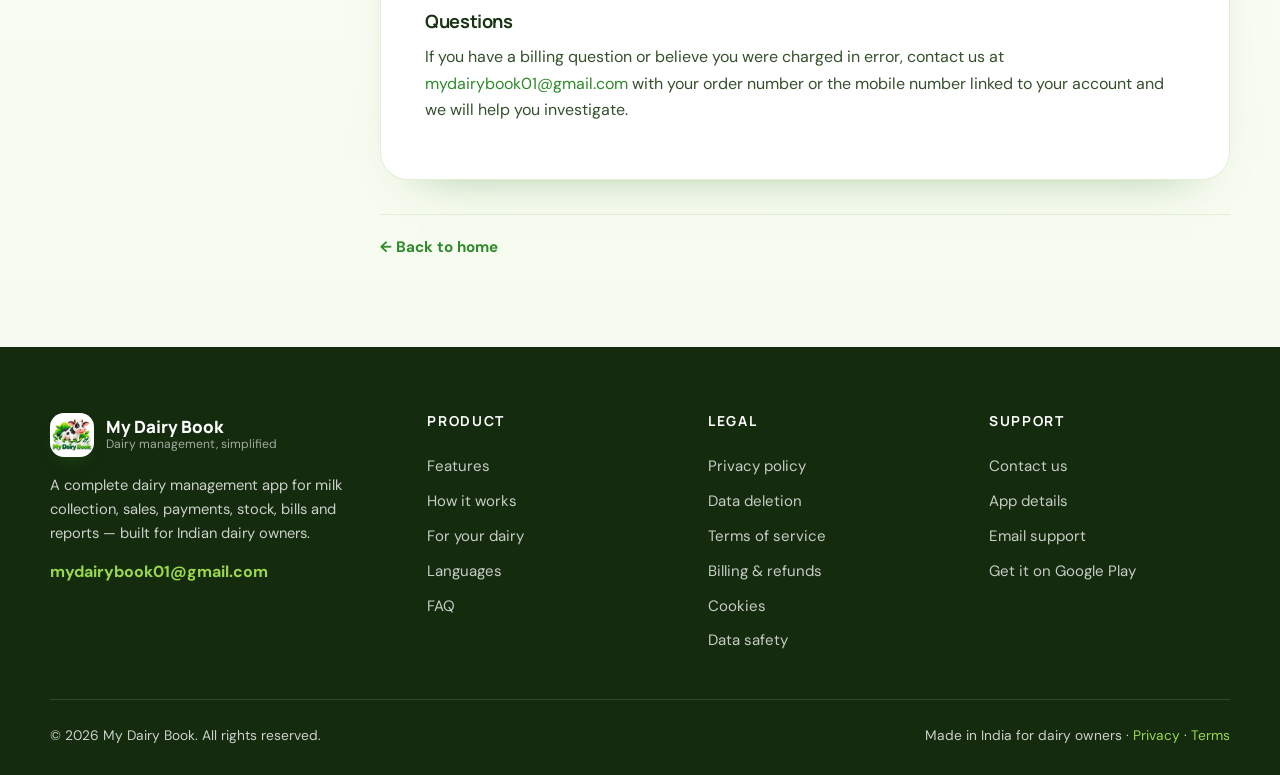
<file: billing-refunds.html>
<!DOCTYPE html>
<html lang="en">
<head>
  <meta charset="UTF-8">
  <meta name="viewport" content="width=device-width, initial-scale=1.0">
  <title>Billing &amp; Refunds — My Dairy Book</title>
  <meta name="description" content="My Dairy Book plans, free entry limit, Google Play subscriptions, Razorpay payments, cancellations and refunds.">
  <meta name="theme-color" content="#2F8A2A">
  <link rel="icon" href="assets/app_icon.png">
  <link rel="preconnect" href="https://fonts.googleapis.com">
  <link rel="preconnect" href="https://fonts.gstatic.com" crossorigin>
  <link href="https://fonts.googleapis.com/css2?family=DM+Sans:opsz,wght@9..40,400;9..40,500;9..40,600;9..40,700;9..40,800&family=Manrope:wght@500;600;700;800&display=swap" rel="stylesheet">
  <link rel="stylesheet" href="styles.css">
  <noscript>
    <style>
      .reveal { opacity: 1 !important; transform: none !important; }
    </style>
  </noscript>
</head>
<body class="legal-page">
  <a class="skip-link" href="#main">Skip to content</a>

<header class="site-header" id="top">
    <div class="container header-inner">
      <a class="brand" href="index.html#top" aria-label="My Dairy Book home">
        <img src="assets/app_icon.png" alt="" class="brand-mark">
        <span class="brand-text">
          <strong>My Dairy Book</strong>
          <span>Dairy management, simplified</span>
        </span>
      </a>

      <nav class="desktop-nav" aria-label="Main navigation">
        <a href="index.html#features">Features</a>
        <a href="index.html#how-it-works">How it works</a>
        <a href="index.html#who-its-for">For your dairy</a>
        <a href="index.html#security">Security</a>
        <a href="index.html#faq">FAQ</a>
      </nav>

      <div class="header-actions">
        <a class="btn btn-ghost desktop-only" href="index.html#contact">Contact</a>
        <a class="btn btn-primary" href="https://play.google.com/store/apps/details?id=com.mydairybook.my_dairy_book" target="_blank" rel="noopener" aria-label="Get My Dairy Book on Google Play">
          <svg viewBox="0 0 24 24" aria-hidden="true" class="btn-icon"><path d="M3.6 2.4 13.9 12 3.6 21.6c-.4-.3-.6-.8-.6-1.3V3.7c0-.5.2-1 .6-1.3Zm11.7 10.9 2.6 2.6-11.4 6.3 8.8-8.9Zm0-2.6L6.5 1.8l11.4 6.3-2.6 2.6Zm1.4 1.3 5-2.7c.7-.4.7-1.4 0-1.8l-2.4-1.3-2.6 2.6 2.6 2.6-2.6.6Z"/></svg>
          Get it on Google Play
        </a>
        <button type="button" class="menu-toggle" aria-label="Open menu" aria-expanded="false" aria-controls="mobile-nav">
          <span></span><span></span><span></span>
        </button>
      </div>
    </div>

    <div class="mobile-nav" id="mobile-nav" hidden>
      <a href="index.html#features">Features</a>
      <a href="index.html#how-it-works">How it works</a>
      <a href="index.html#who-its-for">For your dairy</a>
      <a href="index.html#security">Security</a>
      <a href="index.html#faq">FAQ</a>
      <a href="index.html#contact">Contact</a>
    </div>
  </header>

  <main id="main">
    <section class="legal-hero">
      <div class="container">
        <nav class="breadcrumb" aria-label="Breadcrumb">
          <a href="index.html">Home</a>
          <span aria-hidden="true">/</span>
          <span>Billing &amp; Refunds</span>
        </nav>
        <span class="doc-badge">Billing</span>
        <h1>Billing &amp; Refunds</h1>
        <p class="doc-meta">Effective date: 11 November 2026</p>
        <p class="legal-lead">Free limits, paid plans, Google Play billing, Razorpay payments and refunds for My Dairy Book.</p>
      </div>
    </section>

    <section class="legal-page-body">
      <div class="container legal-layout">
        <aside class="legal-aside">
          <div class="toc-card">
            <span class="toc-title">On this page</span>
            <ol class="toc-list">
            <li><a href="#free-plan">Free plan</a></li>
            <li><a href="#paid-plans">Paid plans</a></li>
            <li><a href="#google-play">Google Play subscriptions</a></li>
            <li><a href="#razorpay">Razorpay payments</a></li>
            <li><a href="#refunds">Refunds and cancellations</a></li>
            <li><a href="#questions">Questions</a></li>
            </ol>
          </div>
          <div class="aside-contact">
            <strong>Need help?</strong>
            <p>Write to us at <a href="mailto:mydairybook01@gmail.com">mydairybook01@gmail.com</a></p>
          </div>
        </aside>

        <div>
          <article class="legal-document legal-document-page">
                    <div class="legal-doc-head">
                      <span class="doc-badge">Billing</span>
                      <h2>Billing &amp; Refunds</h2>
                      <p class="doc-meta">Effective date: 11 November 2026</p>
                    </div>

                    <div class="doc-body">
                      <h3 id="free-plan">Free plan</h3>
                      <p>My Dairy Book is free to download. Every dairy gets five free entries in total. A collection entry, milk sale, product sale or supplier purchase each counts as one entry. You can use the app without paying until those five entries are used.</p>

                      <h3 id="paid-plans">Paid plans</h3>
                      <p>After the free entries are used, a paid plan unlocks unlimited entries and all app features. The current plans are:</p>
                      <ul>
                        <li><strong>Monthly:</strong> ₹139 per month.</li>
                        <li><strong>Yearly:</strong> ₹1,199 per year.</li>
                      </ul>
                      <p>Prices are shown in Indian Rupees. The price and billing period are always shown before you confirm a payment. We may change prices in the future; a change will never apply to a payment you have already completed.</p>

                      <h3 id="google-play">Google Play subscriptions</h3>
                      <p>If you pay through Google Play, Google Play Billing processes the payment. Google Play subscriptions renew automatically at the end of each billing period unless you cancel before the renewal date. You can view, manage or cancel your subscription in the Google Play Store under <em>Payments &amp; subscriptions</em>. Google's payment terms and refund policy apply. You can also request a refund through <a href="https://support.google.com/googleplay/answer/2479637" target="_blank" rel="noopener">Google Play Help</a>.</p>

                      <h3 id="razorpay">Razorpay payments</h3>
                      <p>If you pay through Razorpay, Razorpay processes the payment using UPI, cards, net banking or other methods shown at checkout. Razorpay payments are one-time payments for the selected period and do not renew automatically. To stay unlocked, renew before the expiry date shown in the app. We do not receive or store your full card number, UPI PIN or bank credentials; Razorpay handles that information under its own privacy policy.</p>

                      <h3 id="refunds">Refunds and cancellations</h3>
                      <p>Google Play purchases are refunded according to Google Play's refund policy. For Razorpay payments, contact us at <a href="mailto:mydairybook01@gmail.com">mydairybook01@gmail.com</a> within 7 days of payment if you were charged twice, charged in error, or could not use the paid features. We will review the request and, where a refund is approved, return the amount to the original payment method. Refunds may take 5–7 business days to appear after approval.</p>
                      <p>Cancelling a Google Play subscription stops future renewals. It does not automatically refund the current period, but you keep access until the end of the period you paid for.</p>

                      <h3 id="questions">Questions</h3>
                      <p>If you have a billing question or believe you were charged in error, contact us at <a href="mailto:mydairybook01@gmail.com">mydairybook01@gmail.com</a> with your order number or the mobile number linked to your account and we will help you investigate.</p>
                    </div>
                  </article>
          <p class="legal-back"><a href="index.html">&larr; Back to home</a></p>
        </div>
      </div>
    </section>
  </main>

<!-- ================= FOOTER ================= -->
  <footer class="site-footer">
    <div class="container footer-grid">
      <div class="footer-brand">
        <a class="brand" href="index.html#top">
          <img src="assets/app_icon.png" alt="" class="brand-mark">
          <span class="brand-text"><strong>My Dairy Book</strong><span>Dairy management, simplified</span></span>
        </a>
        <p>A complete dairy management app for milk collection, sales, payments, stock, bills and reports — built for Indian dairy owners.</p>
        <a class="footer-email" href="mailto:mydairybook01@gmail.com">mydairybook01@gmail.com</a>
      </div>

      <div class="footer-col">
        <h4>Product</h4>
        <a href="index.html#features">Features</a>
        <a href="index.html#how-it-works">How it works</a>
        <a href="index.html#who-its-for">For your dairy</a>
        <a href="index.html#languages">Languages</a>
        <a href="index.html#faq">FAQ</a>
      </div>

      <div class="footer-col">
        <h4>Legal</h4>
        <a href="privacy-policy.html">Privacy policy</a>
        <a href="data-deletion.html">Data deletion</a>
        <a href="terms-of-service.html">Terms of service</a>
        <a href="billing-refunds.html">Billing &amp; refunds</a>
        <a href="cookies.html">Cookies</a>
        <a href="index.html#security">Data safety</a>
      </div>

      <div class="footer-col">
        <h4>Support</h4>
        <a href="index.html#contact">Contact us</a>
        <a href="index.html#app-details">App details</a>
        <a href="mailto:mydairybook01@gmail.com">Email support</a>
        <a href="https://play.google.com/store/apps/details?id=com.mydairybook.my_dairy_book" target="_blank" rel="noopener">Get it on Google Play</a>
      </div>
    </div>

    <div class="container footer-bottom">
      <p>© 2026 My Dairy Book. All rights reserved.</p>
      <p>Made in India for dairy owners · <a href="privacy-policy.html">Privacy</a> · <a href="terms-of-service.html">Terms</a></p>
    </div>
  </footer>

  <button type="button" id="back-to-top" class="back-to-top" aria-label="Back to top" hidden>&uarr;</button>

  <script src="script.js"></script>
</body>
</html>
</file>
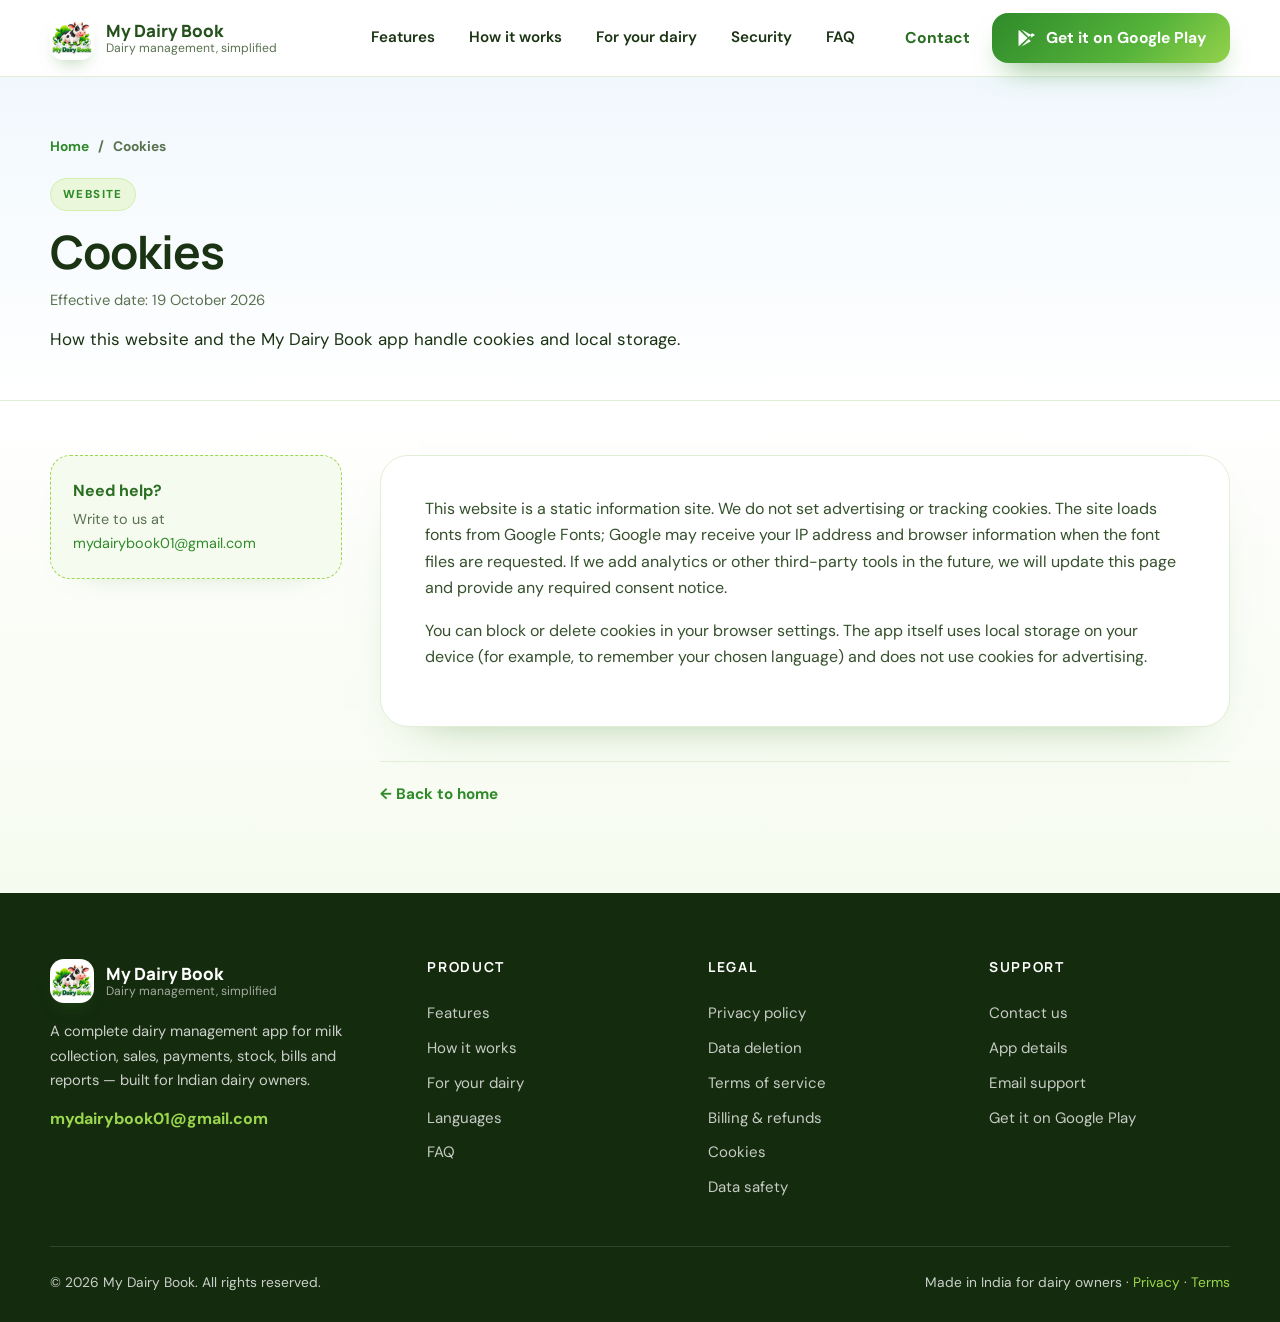
<file: cookies.html>
<!DOCTYPE html>
<html lang="en">
<head>
  <meta charset="UTF-8">
  <meta name="viewport" content="width=device-width, initial-scale=1.0">
  <title>Cookies — My Dairy Book</title>
  <meta name="description" content="How the My Dairy Book website uses cookies (it does not use tracking or advertising cookies) and how the app uses local storage.">
  <meta name="theme-color" content="#2F8A2A">
  <link rel="icon" href="assets/app_icon.png">
  <link rel="preconnect" href="https://fonts.googleapis.com">
  <link rel="preconnect" href="https://fonts.gstatic.com" crossorigin>
  <link href="https://fonts.googleapis.com/css2?family=DM+Sans:opsz,wght@9..40,400;9..40,500;9..40,600;9..40,700;9..40,800&family=Manrope:wght@500;600;700;800&display=swap" rel="stylesheet">
  <link rel="stylesheet" href="styles.css">
  <noscript>
    <style>
      .reveal { opacity: 1 !important; transform: none !important; }
    </style>
  </noscript>
</head>
<body class="legal-page">
  <a class="skip-link" href="#main">Skip to content</a>

<header class="site-header" id="top">
    <div class="container header-inner">
      <a class="brand" href="index.html#top" aria-label="My Dairy Book home">
        <img src="assets/app_icon.png" alt="" class="brand-mark">
        <span class="brand-text">
          <strong>My Dairy Book</strong>
          <span>Dairy management, simplified</span>
        </span>
      </a>

      <nav class="desktop-nav" aria-label="Main navigation">
        <a href="index.html#features">Features</a>
        <a href="index.html#how-it-works">How it works</a>
        <a href="index.html#who-its-for">For your dairy</a>
        <a href="index.html#security">Security</a>
        <a href="index.html#faq">FAQ</a>
      </nav>

      <div class="header-actions">
        <a class="btn btn-ghost desktop-only" href="index.html#contact">Contact</a>
        <a class="btn btn-primary" href="https://play.google.com/store/apps/details?id=com.mydairybook.my_dairy_book" target="_blank" rel="noopener" aria-label="Get My Dairy Book on Google Play">
          <svg viewBox="0 0 24 24" aria-hidden="true" class="btn-icon"><path d="M3.6 2.4 13.9 12 3.6 21.6c-.4-.3-.6-.8-.6-1.3V3.7c0-.5.2-1 .6-1.3Zm11.7 10.9 2.6 2.6-11.4 6.3 8.8-8.9Zm0-2.6L6.5 1.8l11.4 6.3-2.6 2.6Zm1.4 1.3 5-2.7c.7-.4.7-1.4 0-1.8l-2.4-1.3-2.6 2.6 2.6 2.6-2.6.6Z"/></svg>
          Get it on Google Play
        </a>
        <button type="button" class="menu-toggle" aria-label="Open menu" aria-expanded="false" aria-controls="mobile-nav">
          <span></span><span></span><span></span>
        </button>
      </div>
    </div>

    <div class="mobile-nav" id="mobile-nav" hidden>
      <a href="index.html#features">Features</a>
      <a href="index.html#how-it-works">How it works</a>
      <a href="index.html#who-its-for">For your dairy</a>
      <a href="index.html#security">Security</a>
      <a href="index.html#faq">FAQ</a>
      <a href="index.html#contact">Contact</a>
    </div>
  </header>

  <main id="main">
    <section class="legal-hero">
      <div class="container">
        <nav class="breadcrumb" aria-label="Breadcrumb">
          <a href="index.html">Home</a>
          <span aria-hidden="true">/</span>
          <span>Cookies</span>
        </nav>
        <span class="doc-badge">Website</span>
        <h1>Cookies</h1>
        <p class="doc-meta">Effective date: 19 October 2026</p>
        <p class="legal-lead">How this website and the My Dairy Book app handle cookies and local storage.</p>
      </div>
    </section>

    <section class="legal-page-body">
      <div class="container legal-layout">
        <aside class="legal-aside">
          <div class="aside-contact">
            <strong>Need help?</strong>
            <p>Write to us at <a href="mailto:mydairybook01@gmail.com">mydairybook01@gmail.com</a></p>
          </div>
        </aside>

        <div>
          <article class="legal-document legal-document-page">
                    <div class="legal-doc-head">
                      <span class="doc-badge">Website</span>
                      <h2>Cookies</h2>
                      <p class="doc-meta">Effective date: 19 October 2026</p>
                    </div>
                    <div class="doc-body">
                      <p>This website is a static information site. We do not set advertising or tracking cookies. The site loads fonts from Google Fonts; Google may receive your IP address and browser information when the font files are requested. If we add analytics or other third-party tools in the future, we will update this page and provide any required consent notice.</p>
                      <p>You can block or delete cookies in your browser settings. The app itself uses local storage on your device (for example, to remember your chosen language) and does not use cookies for advertising.</p>
                    </div>
                  </article>
          <p class="legal-back"><a href="index.html">&larr; Back to home</a></p>
        </div>
      </div>
    </section>
  </main>

<!-- ================= FOOTER ================= -->
  <footer class="site-footer">
    <div class="container footer-grid">
      <div class="footer-brand">
        <a class="brand" href="index.html#top">
          <img src="assets/app_icon.png" alt="" class="brand-mark">
          <span class="brand-text"><strong>My Dairy Book</strong><span>Dairy management, simplified</span></span>
        </a>
        <p>A complete dairy management app for milk collection, sales, payments, stock, bills and reports — built for Indian dairy owners.</p>
        <a class="footer-email" href="mailto:mydairybook01@gmail.com">mydairybook01@gmail.com</a>
      </div>

      <div class="footer-col">
        <h4>Product</h4>
        <a href="index.html#features">Features</a>
        <a href="index.html#how-it-works">How it works</a>
        <a href="index.html#who-its-for">For your dairy</a>
        <a href="index.html#languages">Languages</a>
        <a href="index.html#faq">FAQ</a>
      </div>

      <div class="footer-col">
        <h4>Legal</h4>
        <a href="privacy-policy.html">Privacy policy</a>
        <a href="data-deletion.html">Data deletion</a>
        <a href="terms-of-service.html">Terms of service</a>
        <a href="billing-refunds.html">Billing &amp; refunds</a>
        <a href="cookies.html">Cookies</a>
        <a href="index.html#security">Data safety</a>
      </div>

      <div class="footer-col">
        <h4>Support</h4>
        <a href="index.html#contact">Contact us</a>
        <a href="index.html#app-details">App details</a>
        <a href="mailto:mydairybook01@gmail.com">Email support</a>
        <a href="https://play.google.com/store/apps/details?id=com.mydairybook.my_dairy_book" target="_blank" rel="noopener">Get it on Google Play</a>
      </div>
    </div>

    <div class="container footer-bottom">
      <p>© 2026 My Dairy Book. All rights reserved.</p>
      <p>Made in India for dairy owners · <a href="privacy-policy.html">Privacy</a> · <a href="terms-of-service.html">Terms</a></p>
    </div>
  </footer>

  <button type="button" id="back-to-top" class="back-to-top" aria-label="Back to top" hidden>&uarr;</button>

  <script src="script.js"></script>
</body>
</html>
</file>
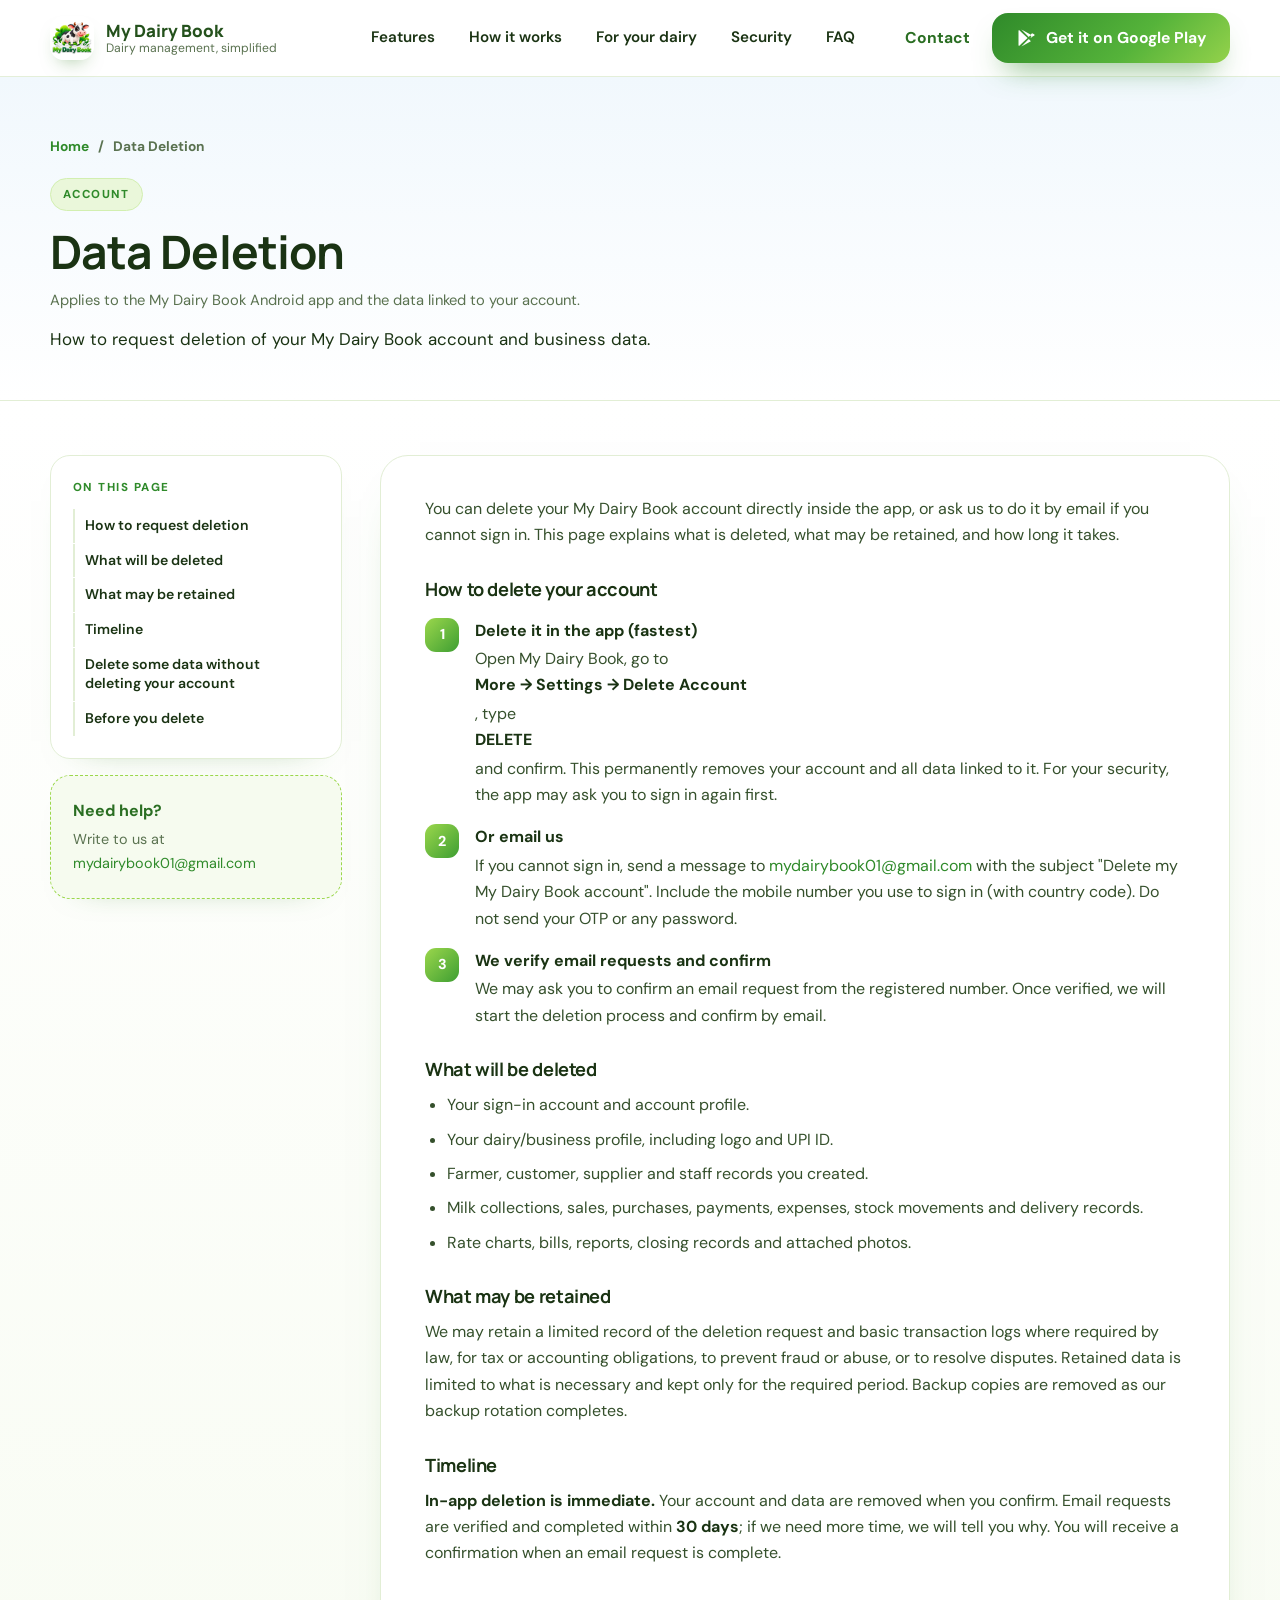
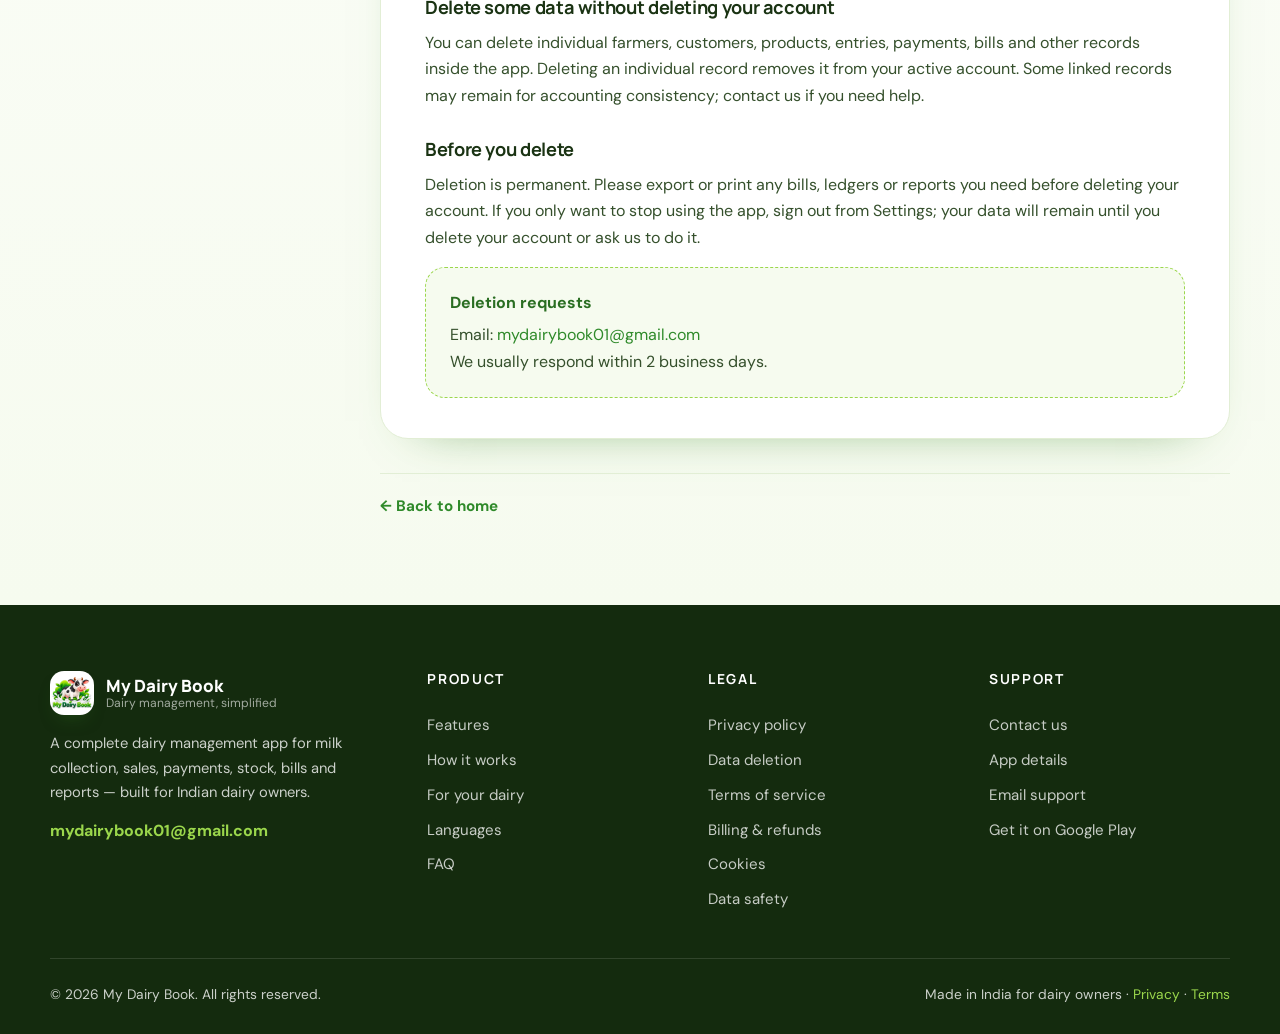
<file: data-deletion.html>
<!DOCTYPE html>
<html lang="en">
<head>
  <meta charset="UTF-8">
  <meta name="viewport" content="width=device-width, initial-scale=1.0">
  <title>Data Deletion — My Dairy Book</title>
  <meta name="description" content="Learn how to delete your My Dairy Book account and business data, what gets deleted, what may be retained and how long deletion takes.">
  <meta name="theme-color" content="#2F8A2A">
  <link rel="icon" href="assets/app_icon.png">
  <link rel="preconnect" href="https://fonts.googleapis.com">
  <link rel="preconnect" href="https://fonts.gstatic.com" crossorigin>
  <link href="https://fonts.googleapis.com/css2?family=DM+Sans:opsz,wght@9..40,400;9..40,500;9..40,600;9..40,700;9..40,800&family=Manrope:wght@500;600;700;800&display=swap" rel="stylesheet">
  <link rel="stylesheet" href="styles.css">
  <noscript>
    <style>
      .reveal { opacity: 1 !important; transform: none !important; }
    </style>
  </noscript>
</head>
<body class="legal-page">
  <a class="skip-link" href="#main">Skip to content</a>

<header class="site-header" id="top">
    <div class="container header-inner">
      <a class="brand" href="index.html#top" aria-label="My Dairy Book home">
        <img src="assets/app_icon.png" alt="" class="brand-mark">
        <span class="brand-text">
          <strong>My Dairy Book</strong>
          <span>Dairy management, simplified</span>
        </span>
      </a>

      <nav class="desktop-nav" aria-label="Main navigation">
        <a href="index.html#features">Features</a>
        <a href="index.html#how-it-works">How it works</a>
        <a href="index.html#who-its-for">For your dairy</a>
        <a href="index.html#security">Security</a>
        <a href="index.html#faq">FAQ</a>
      </nav>

      <div class="header-actions">
        <a class="btn btn-ghost desktop-only" href="index.html#contact">Contact</a>
        <a class="btn btn-primary" href="https://play.google.com/store/apps/details?id=com.mydairybook.my_dairy_book" target="_blank" rel="noopener" aria-label="Get My Dairy Book on Google Play">
          <svg viewBox="0 0 24 24" aria-hidden="true" class="btn-icon"><path d="M3.6 2.4 13.9 12 3.6 21.6c-.4-.3-.6-.8-.6-1.3V3.7c0-.5.2-1 .6-1.3Zm11.7 10.9 2.6 2.6-11.4 6.3 8.8-8.9Zm0-2.6L6.5 1.8l11.4 6.3-2.6 2.6Zm1.4 1.3 5-2.7c.7-.4.7-1.4 0-1.8l-2.4-1.3-2.6 2.6 2.6 2.6-2.6.6Z"/></svg>
          Get it on Google Play
        </a>
        <button type="button" class="menu-toggle" aria-label="Open menu" aria-expanded="false" aria-controls="mobile-nav">
          <span></span><span></span><span></span>
        </button>
      </div>
    </div>

    <div class="mobile-nav" id="mobile-nav" hidden>
      <a href="index.html#features">Features</a>
      <a href="index.html#how-it-works">How it works</a>
      <a href="index.html#who-its-for">For your dairy</a>
      <a href="index.html#security">Security</a>
      <a href="index.html#faq">FAQ</a>
      <a href="index.html#contact">Contact</a>
    </div>
  </header>

  <main id="main">
    <section class="legal-hero">
      <div class="container">
        <nav class="breadcrumb" aria-label="Breadcrumb">
          <a href="index.html">Home</a>
          <span aria-hidden="true">/</span>
          <span>Data Deletion</span>
        </nav>
        <span class="doc-badge">Account</span>
        <h1>Data Deletion</h1>
        <p class="doc-meta">Applies to the My Dairy Book Android app and the data linked to your account.</p>
        <p class="legal-lead">How to request deletion of your My Dairy Book account and business data.</p>
      </div>
    </section>

    <section class="legal-page-body">
      <div class="container legal-layout">
        <aside class="legal-aside">
          <div class="toc-card">
            <span class="toc-title">On this page</span>
            <ol class="toc-list">
            <li><a href="#how-to-request-deletion">How to request deletion</a></li>
            <li><a href="#what-will-be-deleted">What will be deleted</a></li>
            <li><a href="#what-may-be-retained">What may be retained</a></li>
            <li><a href="#timeline">Timeline</a></li>
            <li><a href="#delete-some-data-without-deleting-your-account">Delete some data without deleting your account</a></li>
            <li><a href="#before-you-delete">Before you delete</a></li>
            </ol>
          </div>
          <div class="aside-contact">
            <strong>Need help?</strong>
            <p>Write to us at <a href="mailto:mydairybook01@gmail.com">mydairybook01@gmail.com</a></p>
          </div>
        </aside>

        <div>
          <article class="legal-document legal-document-page">
                    <div class="legal-doc-head">
                      <span class="doc-badge">Account</span>
                      <h2>Data Deletion</h2>
                      <p class="doc-meta">Applies to the My Dairy Book Android app and the data linked to your account.</p>
                    </div>

                    <div class="doc-body">
                      <p>You can delete your My Dairy Book account directly inside the app, or ask us to do it by email if you cannot sign in. This page explains what is deleted, what may be retained, and how long it takes.</p>

                      <h3 id="how-to-request-deletion">How to delete your account</h3>
                      <div class="steps-list">
                        <div class="steps-item">
                          <span>1</span>
                          <div>
                            <strong>Delete it in the app (fastest)</strong>
                            <p>Open My Dairy Book, go to <strong>More → Settings → Delete Account</strong>, type <strong>DELETE</strong> and confirm. This permanently removes your account and all data linked to it. For your security, the app may ask you to sign in again first.</p>
                          </div>
                        </div>
                        <div class="steps-item">
                          <span>2</span>
                          <div>
                            <strong>Or email us</strong>
                            <p>If you cannot sign in, send a message to <a href="mailto:mydairybook01@gmail.com?subject=Delete%20my%20my%20daily%20book%20account">mydairybook01@gmail.com</a> with the subject "Delete my My Dairy Book account". Include the mobile number you use to sign in (with country code). Do not send your OTP or any password.</p>
                          </div>
                        </div>
                        <div class="steps-item">
                          <span>3</span>
                          <div>
                            <strong>We verify email requests and confirm</strong>
                            <p>We may ask you to confirm an email request from the registered number. Once verified, we will start the deletion process and confirm by email.</p>
                          </div>
                        </div>
                      </div>

                      <h3 id="what-will-be-deleted">What will be deleted</h3>
                      <ul>
                        <li>Your sign-in account and account profile.</li>
                        <li>Your dairy/business profile, including logo and UPI ID.</li>
                        <li>Farmer, customer, supplier and staff records you created.</li>
                        <li>Milk collections, sales, purchases, payments, expenses, stock movements and delivery records.</li>
                        <li>Rate charts, bills, reports, closing records and attached photos.</li>
                      </ul>

                      <h3 id="what-may-be-retained">What may be retained</h3>
                      <p>We may retain a limited record of the deletion request and basic transaction logs where required by law, for tax or accounting obligations, to prevent fraud or abuse, or to resolve disputes. Retained data is limited to what is necessary and kept only for the required period. Backup copies are removed as our backup rotation completes.</p>

                      <h3 id="timeline">Timeline</h3>
                      <p><strong>In-app deletion is immediate.</strong> Your account and data are removed when you confirm. Email requests are verified and completed within <strong>30 days</strong>; if we need more time, we will tell you why. You will receive a confirmation when an email request is complete.</p>

                      <h3 id="delete-some-data-without-deleting-your-account">Delete some data without deleting your account</h3>
                      <p>You can delete individual farmers, customers, products, entries, payments, bills and other records inside the app. Deleting an individual record removes it from your active account. Some linked records may remain for accounting consistency; contact us if you need help.</p>

                      <h3 id="before-you-delete">Before you delete</h3>
                      <p>Deletion is permanent. Please export or print any bills, ledgers or reports you need before deleting your account. If you only want to stop using the app, sign out from Settings; your data will remain until you delete your account or ask us to do it.</p>

                      <div class="contact-box">
                        <strong>Deletion requests</strong>
                        <p>Email: <a href="mailto:mydairybook01@gmail.com?subject=Delete%20my%20My%20Dairy%20Book%20account">mydairybook01@gmail.com</a><br>We usually respond within 2 business days.</p>
                      </div>
                    </div>
                  </article>
          <p class="legal-back"><a href="index.html">&larr; Back to home</a></p>
        </div>
      </div>
    </section>
  </main>

<!-- ================= FOOTER ================= -->
  <footer class="site-footer">
    <div class="container footer-grid">
      <div class="footer-brand">
        <a class="brand" href="index.html#top">
          <img src="assets/app_icon.png" alt="" class="brand-mark">
          <span class="brand-text"><strong>My Dairy Book</strong><span>Dairy management, simplified</span></span>
        </a>
        <p>A complete dairy management app for milk collection, sales, payments, stock, bills and reports — built for Indian dairy owners.</p>
        <a class="footer-email" href="mailto:mydairybook01@gmail.com">mydairybook01@gmail.com</a>
      </div>

      <div class="footer-col">
        <h4>Product</h4>
        <a href="index.html#features">Features</a>
        <a href="index.html#how-it-works">How it works</a>
        <a href="index.html#who-its-for">For your dairy</a>
        <a href="index.html#languages">Languages</a>
        <a href="index.html#faq">FAQ</a>
      </div>

      <div class="footer-col">
        <h4>Legal</h4>
        <a href="privacy-policy.html">Privacy policy</a>
        <a href="data-deletion.html">Data deletion</a>
        <a href="terms-of-service.html">Terms of service</a>
        <a href="billing-refunds.html">Billing &amp; refunds</a>
        <a href="cookies.html">Cookies</a>
        <a href="index.html#security">Data safety</a>
      </div>

      <div class="footer-col">
        <h4>Support</h4>
        <a href="index.html#contact">Contact us</a>
        <a href="index.html#app-details">App details</a>
        <a href="mailto:mydairybook01@gmail.com">Email support</a>
        <a href="https://play.google.com/store/apps/details?id=com.mydairybook.my_dairy_book" target="_blank" rel="noopener">Get it on Google Play</a>
      </div>
    </div>

    <div class="container footer-bottom">
      <p>© 2026 My Dairy Book. All rights reserved.</p>
      <p>Made in India for dairy owners · <a href="privacy-policy.html">Privacy</a> · <a href="terms-of-service.html">Terms</a></p>
    </div>
  </footer>

  <button type="button" id="back-to-top" class="back-to-top" aria-label="Back to top" hidden>&uarr;</button>

  <script src="script.js"></script>
</body>
</html>
</file>
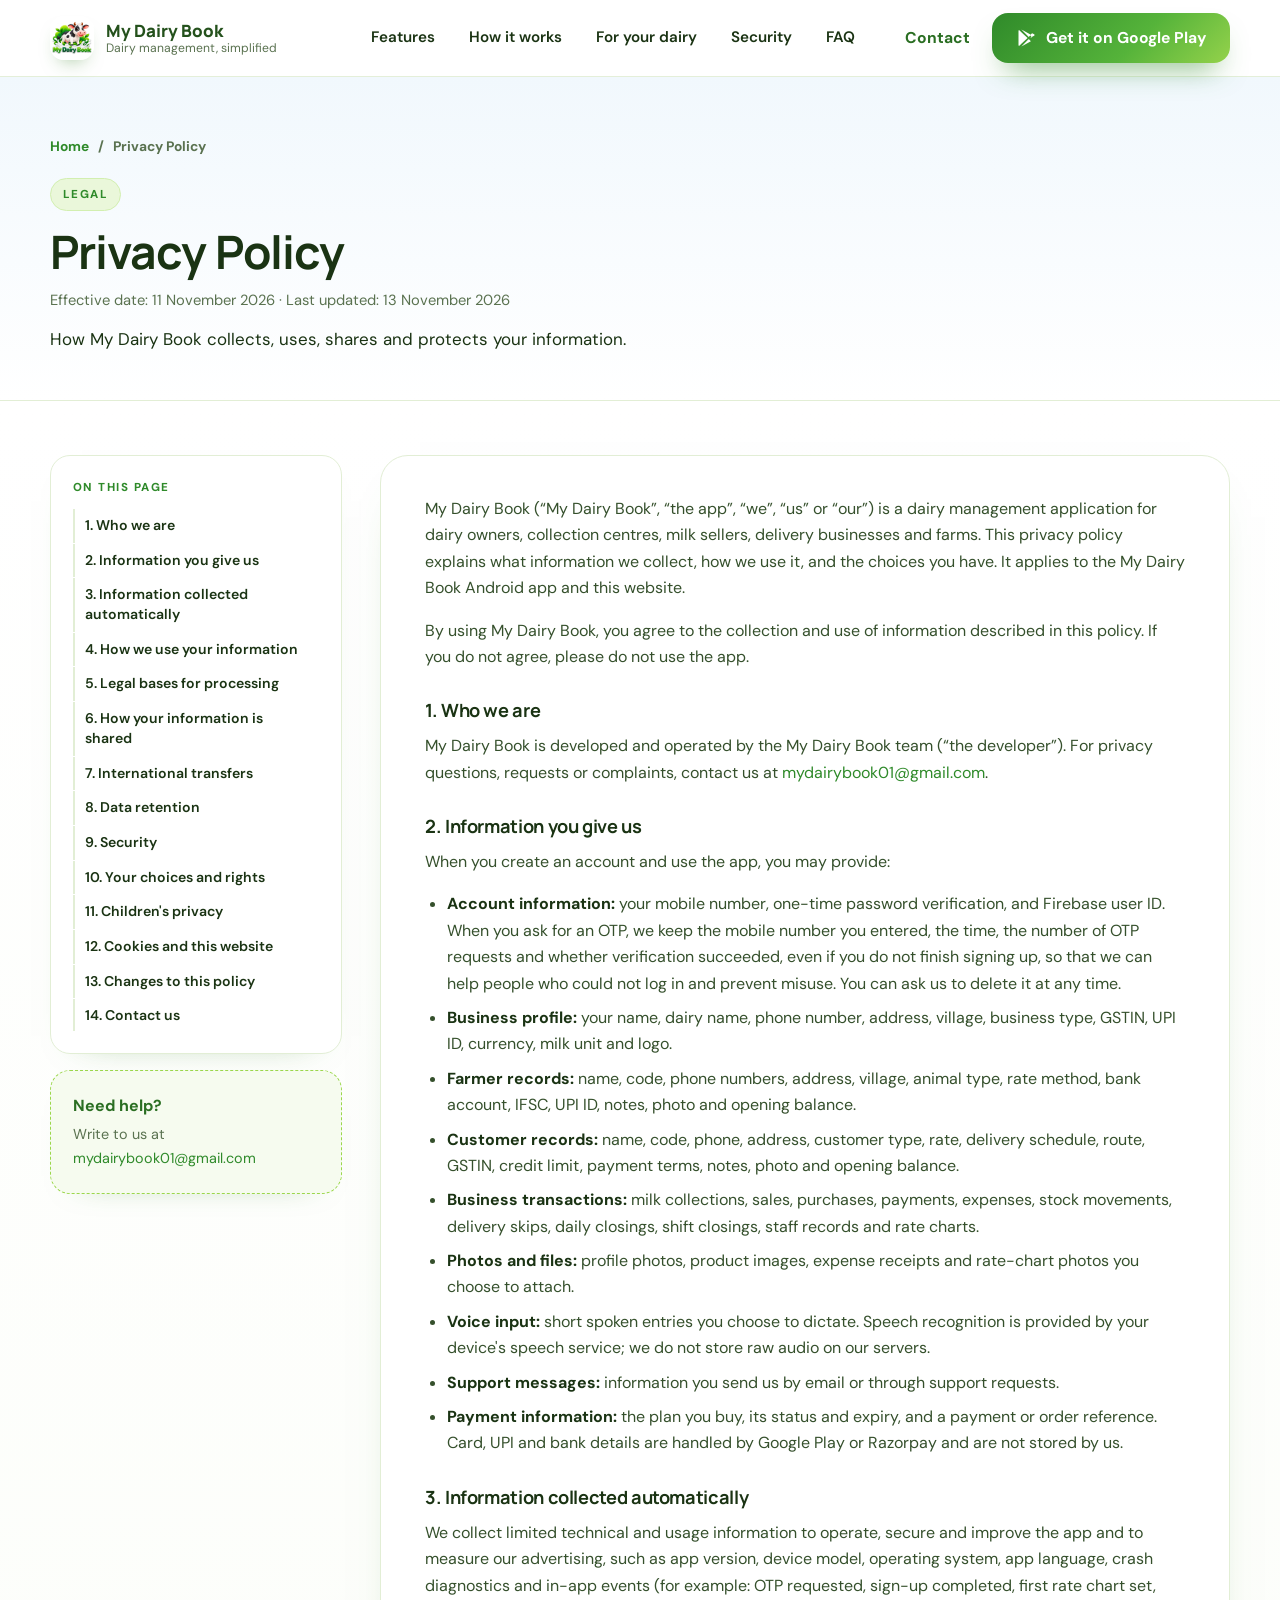
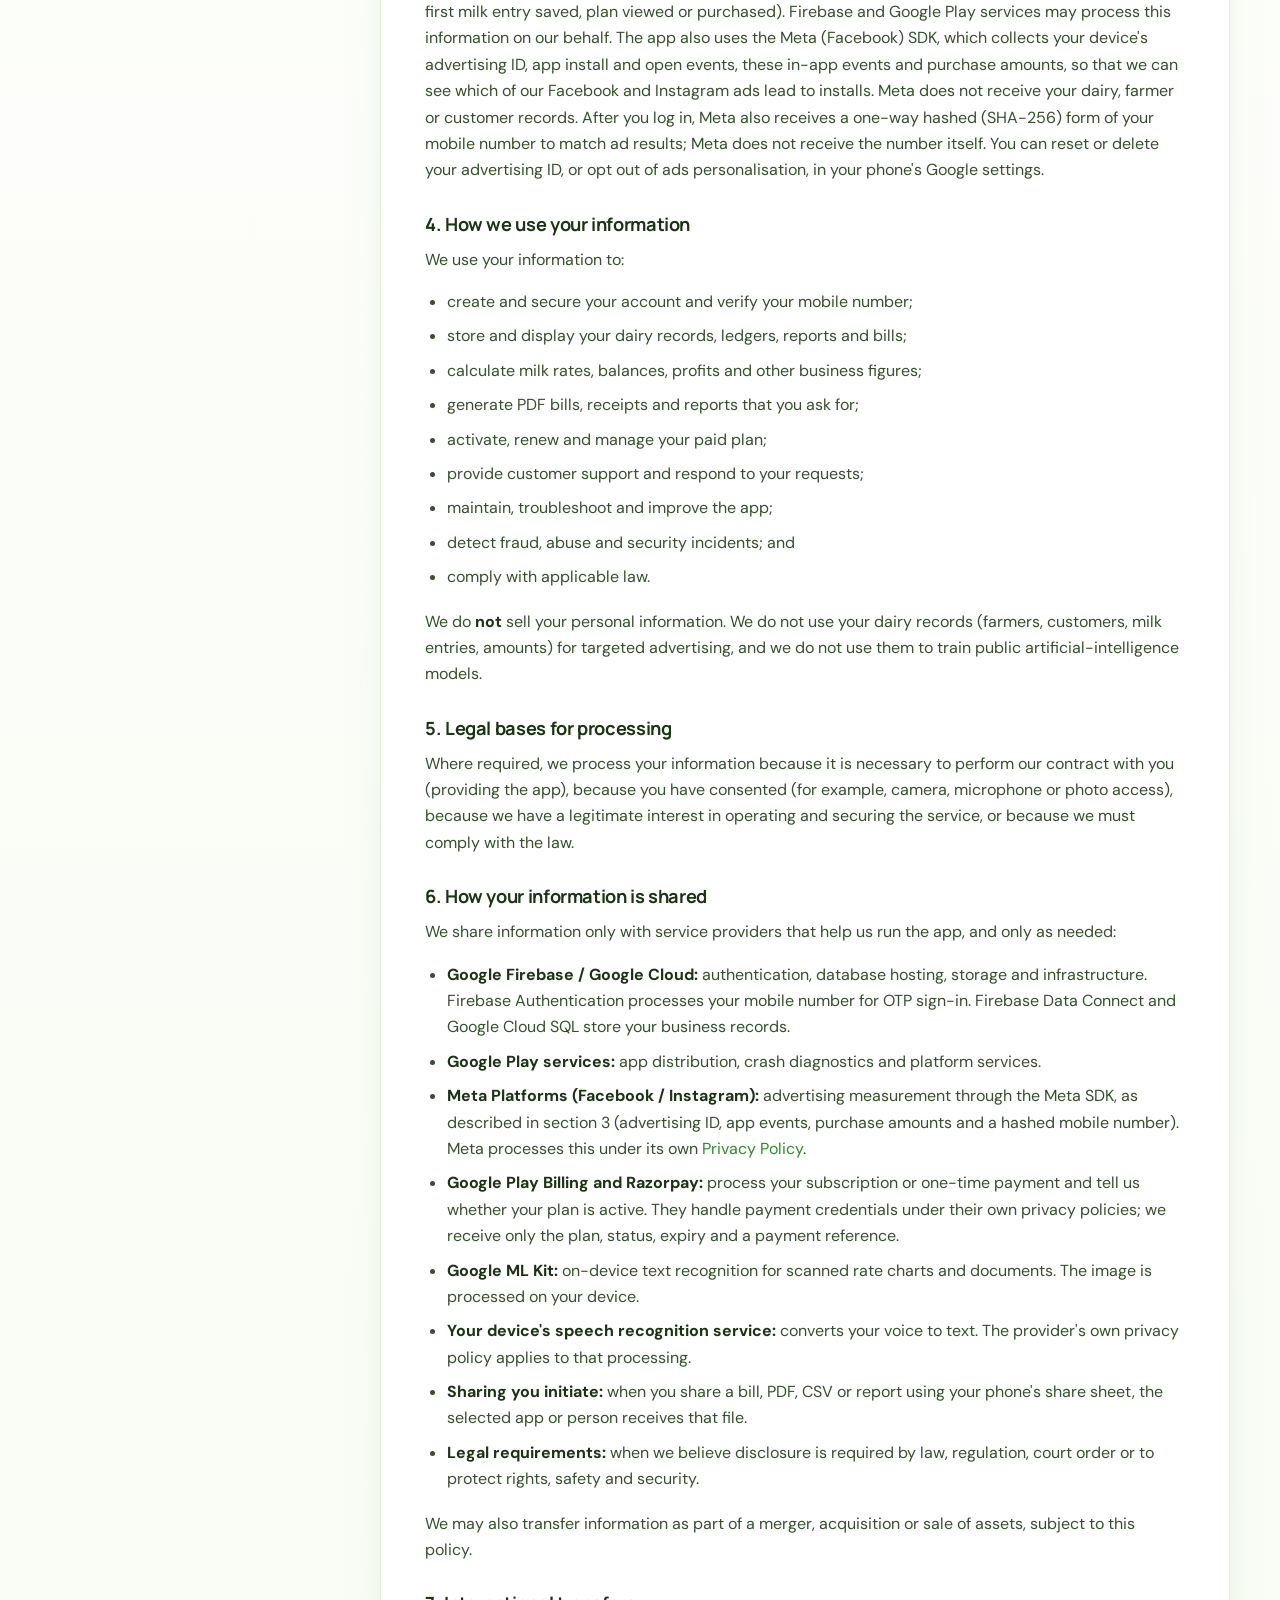
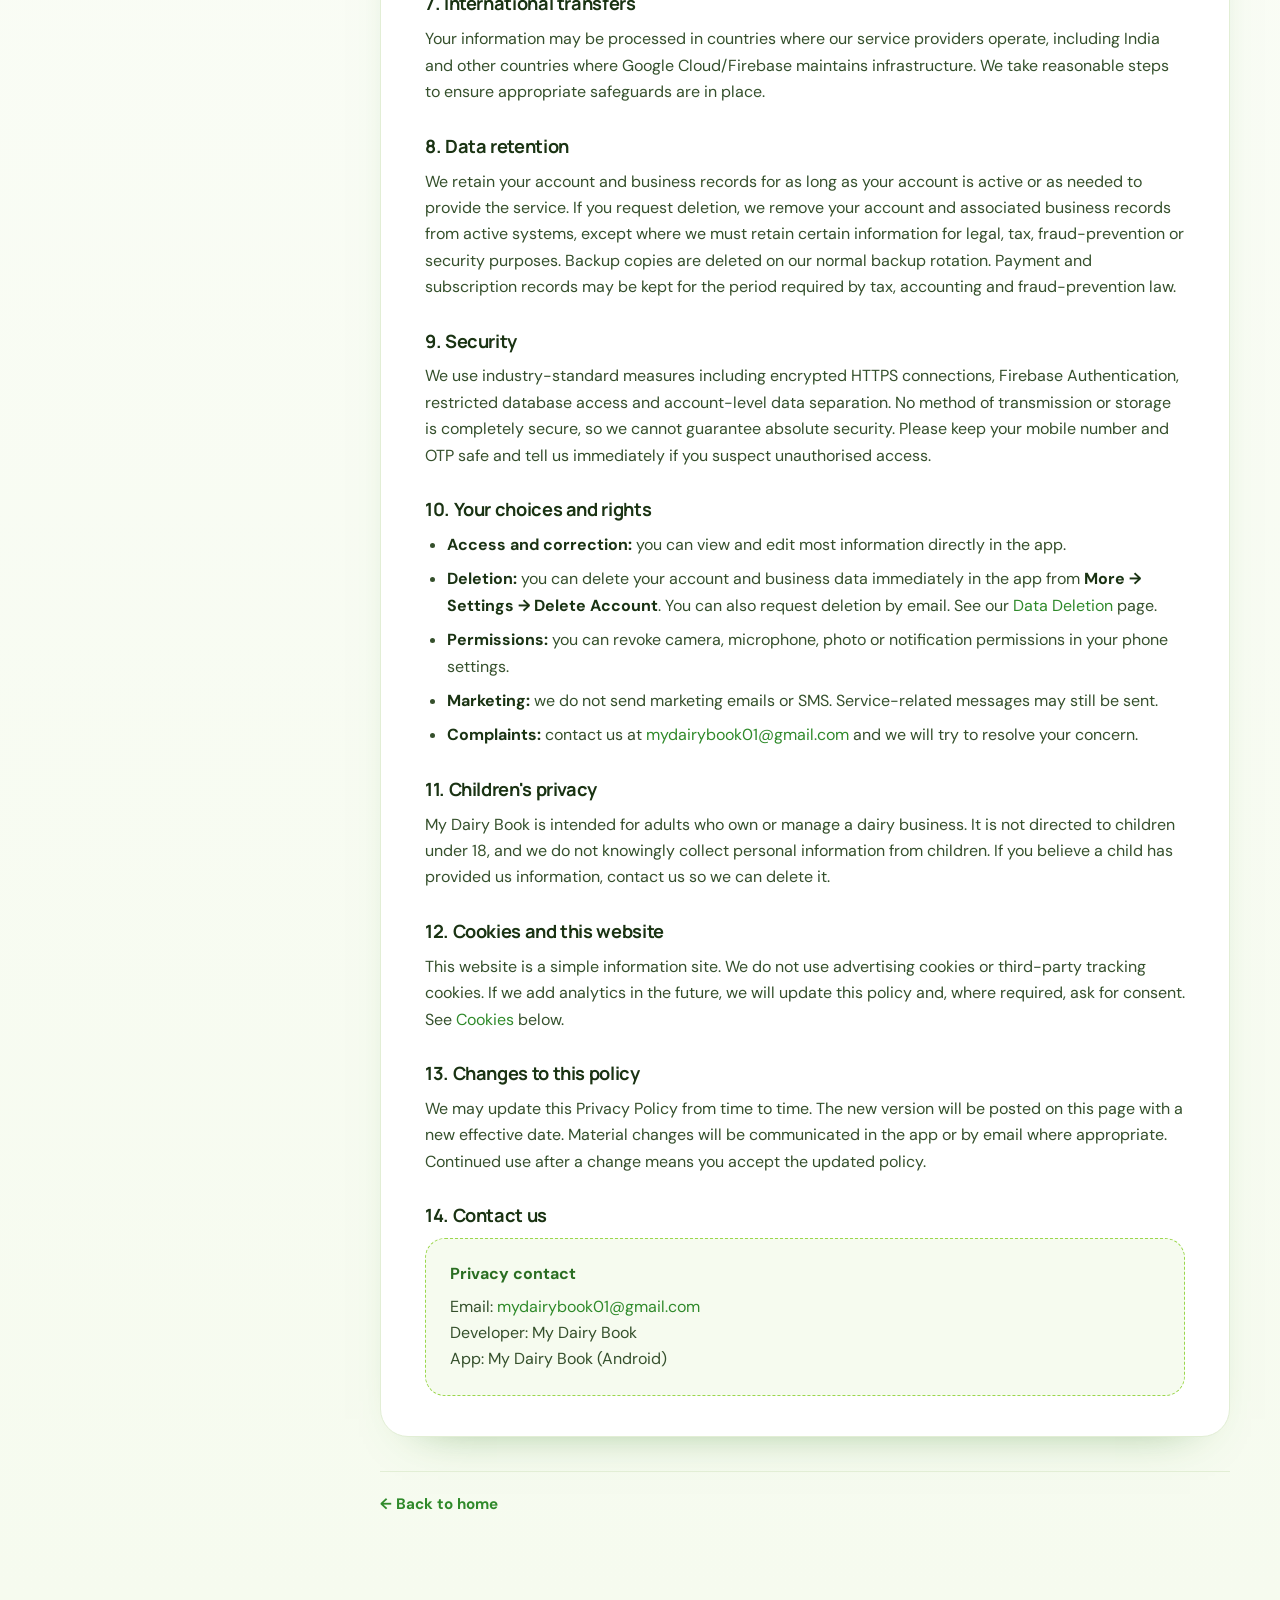
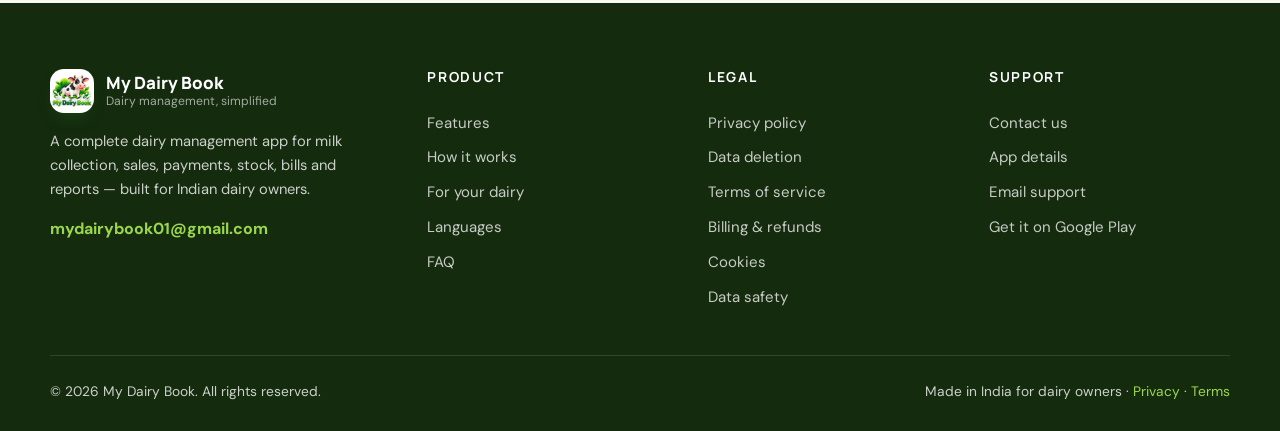
<file: privacy-policy.html>
<!DOCTYPE html>
<html lang="en">
<head>
  <meta charset="UTF-8">
  <meta name="viewport" content="width=device-width, initial-scale=1.0">
  <title>Privacy Policy — My Dairy Book</title>
  <meta name="description" content="Read the My Dairy Book privacy policy: what data the dairy management app collects, how it is used, who it is shared with and the choices you have.">
  <meta name="theme-color" content="#2F8A2A">
  <link rel="icon" href="assets/app_icon.png">
  <link rel="preconnect" href="https://fonts.googleapis.com">
  <link rel="preconnect" href="https://fonts.gstatic.com" crossorigin>
  <link href="https://fonts.googleapis.com/css2?family=DM+Sans:opsz,wght@9..40,400;9..40,500;9..40,600;9..40,700;9..40,800&family=Manrope:wght@500;600;700;800&display=swap" rel="stylesheet">
  <link rel="stylesheet" href="styles.css">
  <noscript>
    <style>
      .reveal { opacity: 1 !important; transform: none !important; }
    </style>
  </noscript>
</head>
<body class="legal-page">
  <a class="skip-link" href="#main">Skip to content</a>

<header class="site-header" id="top">
    <div class="container header-inner">
      <a class="brand" href="index.html#top" aria-label="My Dairy Book home">
        <img src="assets/app_icon.png" alt="" class="brand-mark">
        <span class="brand-text">
          <strong>My Dairy Book</strong>
          <span>Dairy management, simplified</span>
        </span>
      </a>

      <nav class="desktop-nav" aria-label="Main navigation">
        <a href="index.html#features">Features</a>
        <a href="index.html#how-it-works">How it works</a>
        <a href="index.html#who-its-for">For your dairy</a>
        <a href="index.html#security">Security</a>
        <a href="index.html#faq">FAQ</a>
      </nav>

      <div class="header-actions">
        <a class="btn btn-ghost desktop-only" href="index.html#contact">Contact</a>
        <a class="btn btn-primary" href="https://play.google.com/store/apps/details?id=com.mydairybook.my_dairy_book" target="_blank" rel="noopener" aria-label="Get My Dairy Book on Google Play">
          <svg viewBox="0 0 24 24" aria-hidden="true" class="btn-icon"><path d="M3.6 2.4 13.9 12 3.6 21.6c-.4-.3-.6-.8-.6-1.3V3.7c0-.5.2-1 .6-1.3Zm11.7 10.9 2.6 2.6-11.4 6.3 8.8-8.9Zm0-2.6L6.5 1.8l11.4 6.3-2.6 2.6Zm1.4 1.3 5-2.7c.7-.4.7-1.4 0-1.8l-2.4-1.3-2.6 2.6 2.6 2.6-2.6.6Z"/></svg>
          Get it on Google Play
        </a>
        <button type="button" class="menu-toggle" aria-label="Open menu" aria-expanded="false" aria-controls="mobile-nav">
          <span></span><span></span><span></span>
        </button>
      </div>
    </div>

    <div class="mobile-nav" id="mobile-nav" hidden>
      <a href="index.html#features">Features</a>
      <a href="index.html#how-it-works">How it works</a>
      <a href="index.html#who-its-for">For your dairy</a>
      <a href="index.html#security">Security</a>
      <a href="index.html#faq">FAQ</a>
      <a href="index.html#contact">Contact</a>
    </div>
  </header>

  <main id="main">
    <section class="legal-hero">
      <div class="container">
        <nav class="breadcrumb" aria-label="Breadcrumb">
          <a href="index.html">Home</a>
          <span aria-hidden="true">/</span>
          <span>Privacy Policy</span>
        </nav>
        <span class="doc-badge">Legal</span>
        <h1>Privacy Policy</h1>
        <p class="doc-meta">Effective date: 11 November 2026 &middot; Last updated: 13 November 2026</p>
        <p class="legal-lead">How My Dairy Book collects, uses, shares and protects your information.</p>
      </div>
    </section>

    <section class="legal-page-body">
      <div class="container legal-layout">
        <aside class="legal-aside">
          <div class="toc-card">
            <span class="toc-title">On this page</span>
            <ol class="toc-list">
            <li><a href="#who-we-are">1. Who we are</a></li>
            <li><a href="#information-you-give-us">2. Information you give us</a></li>
            <li><a href="#information-collected-automatically">3. Information collected automatically</a></li>
            <li><a href="#how-we-use-your-information">4. How we use your information</a></li>
            <li><a href="#legal-bases-for-processing">5. Legal bases for processing</a></li>
            <li><a href="#how-your-information-is-shared">6. How your information is shared</a></li>
            <li><a href="#international-transfers">7. International transfers</a></li>
            <li><a href="#data-retention">8. Data retention</a></li>
            <li><a href="#security">9. Security</a></li>
            <li><a href="#your-choices-and-rights">10. Your choices and rights</a></li>
            <li><a href="#childrens-privacy">11. Children's privacy</a></li>
            <li><a href="#cookies-and-this-website">12. Cookies and this website</a></li>
            <li><a href="#changes-to-this-policy">13. Changes to this policy</a></li>
            <li><a href="#contact-us">14. Contact us</a></li>
            </ol>
          </div>
          <div class="aside-contact">
            <strong>Need help?</strong>
            <p>Write to us at <a href="mailto:mydairybook01@gmail.com">mydairybook01@gmail.com</a></p>
          </div>
        </aside>

        <div>
          <article class="legal-document legal-document-page">
                    <div class="legal-doc-head">
                      <span class="doc-badge">Legal</span>
                      <h2>Privacy Policy</h2>
                      <p class="doc-meta">Effective date: 19 October 2026 · Last updated: 19 October 2026</p>
                    </div>

                    <div class="doc-body">
                      <p>My Dairy Book (“My Dairy Book”, “the app”, “we”, “us” or “our”) is a dairy management application for dairy owners, collection centres, milk sellers, delivery businesses and farms. This privacy policy explains what information we collect, how we use it, and the choices you have. It applies to the My Dairy Book Android app and this website.</p>
                      <p>By using My Dairy Book, you agree to the collection and use of information described in this policy. If you do not agree, please do not use the app.</p>

                      <h3 id="who-we-are">1. Who we are</h3>
                      <p>My Dairy Book is developed and operated by the My Dairy Book team (“the developer”). For privacy questions, requests or complaints, contact us at <a href="mailto:mydairybook01@gmail.com">mydairybook01@gmail.com</a>.</p>

                      <h3 id="information-you-give-us">2. Information you give us</h3>
                      <p>When you create an account and use the app, you may provide:</p>
                      <ul>
                        <li><strong>Account information:</strong> your mobile number, one-time password verification, and Firebase user ID. When you ask for an OTP, we keep the mobile number you entered, the time, the number of OTP requests and whether verification succeeded, even if you do not finish signing up, so that we can help people who could not log in and prevent misuse. You can ask us to delete it at any time.</li>
                        <li><strong>Business profile:</strong> your name, dairy name, phone number, address, village, business type, GSTIN, UPI ID, currency, milk unit and logo.</li>
                        <li><strong>Farmer records:</strong> name, code, phone numbers, address, village, animal type, rate method, bank account, IFSC, UPI ID, notes, photo and opening balance.</li>
                        <li><strong>Customer records:</strong> name, code, phone, address, customer type, rate, delivery schedule, route, GSTIN, credit limit, payment terms, notes, photo and opening balance.</li>
                        <li><strong>Business transactions:</strong> milk collections, sales, purchases, payments, expenses, stock movements, delivery skips, daily closings, shift closings, staff records and rate charts.</li>
                        <li><strong>Photos and files:</strong> profile photos, product images, expense receipts and rate-chart photos you choose to attach.</li>
                        <li><strong>Voice input:</strong> short spoken entries you choose to dictate. Speech recognition is provided by your device's speech service; we do not store raw audio on our servers.</li>
                        <li><strong>Support messages:</strong> information you send us by email or through support requests.</li>
                        <li><strong>Payment information:</strong> the plan you buy, its status and expiry, and a payment or order reference. Card, UPI and bank details are handled by Google Play or Razorpay and are not stored by us.</li>
                      </ul>

                      <h3 id="information-collected-automatically">3. Information collected automatically</h3>
                      <p>We collect limited technical and usage information to operate, secure and improve the app and to measure our advertising, such as app version, device model, operating system, app language, crash diagnostics and in-app events (for example: OTP requested, sign-up completed, first rate chart set, first milk entry saved, plan viewed or purchased). Firebase and Google Play services may process this information on our behalf. The app also uses the Meta (Facebook) SDK, which collects your device's advertising ID, app install and open events, these in-app events and purchase amounts, so that we can see which of our Facebook and Instagram ads lead to installs. Meta does not receive your dairy, farmer or customer records. After you log in, Meta also receives a one-way hashed (SHA-256) form of your mobile number to match ad results; Meta does not receive the number itself. You can reset or delete your advertising ID, or opt out of ads personalisation, in your phone's Google settings.</p>

                      <h3 id="how-we-use-your-information">4. How we use your information</h3>
                      <p>We use your information to:</p>
                      <ul>
                        <li>create and secure your account and verify your mobile number;</li>
                        <li>store and display your dairy records, ledgers, reports and bills;</li>
                        <li>calculate milk rates, balances, profits and other business figures;</li>
                        <li>generate PDF bills, receipts and reports that you ask for;</li>
                        <li>activate, renew and manage your paid plan;</li>
                        <li>provide customer support and respond to your requests;</li>
                        <li>maintain, troubleshoot and improve the app;</li>
                        <li>detect fraud, abuse and security incidents; and</li>
                        <li>comply with applicable law.</li>
                      </ul>
                      <p>We do <strong>not</strong> sell your personal information. We do not use your dairy records (farmers, customers, milk entries, amounts) for targeted advertising, and we do not use them to train public artificial-intelligence models.</p>

                      <h3 id="legal-bases-for-processing">5. Legal bases for processing</h3>
                      <p>Where required, we process your information because it is necessary to perform our contract with you (providing the app), because you have consented (for example, camera, microphone or photo access), because we have a legitimate interest in operating and securing the service, or because we must comply with the law.</p>

                      <h3 id="how-your-information-is-shared">6. How your information is shared</h3>
                      <p>We share information only with service providers that help us run the app, and only as needed:</p>
                      <ul>
                        <li><strong>Google Firebase / Google Cloud:</strong> authentication, database hosting, storage and infrastructure. Firebase Authentication processes your mobile number for OTP sign-in. Firebase Data Connect and Google Cloud SQL store your business records.</li>
                        <li><strong>Google Play services:</strong> app distribution, crash diagnostics and platform services.</li>
                        <li><strong>Meta Platforms (Facebook / Instagram):</strong> advertising measurement through the Meta SDK, as described in section 3 (advertising ID, app events, purchase amounts and a hashed mobile number). Meta processes this under its own <a href="https://www.facebook.com/privacy/policy/" target="_blank" rel="noopener">Privacy Policy</a>.</li>
                        <li><strong>Google Play Billing and Razorpay:</strong> process your subscription or one-time payment and tell us whether your plan is active. They handle payment credentials under their own privacy policies; we receive only the plan, status, expiry and a payment reference.</li>
                        <li><strong>Google ML Kit:</strong> on-device text recognition for scanned rate charts and documents. The image is processed on your device.</li>
                        <li><strong>Your device's speech recognition service:</strong> converts your voice to text. The provider's own privacy policy applies to that processing.</li>
                        <li><strong>Sharing you initiate:</strong> when you share a bill, PDF, CSV or report using your phone's share sheet, the selected app or person receives that file.</li>
                        <li><strong>Legal requirements:</strong> when we believe disclosure is required by law, regulation, court order or to protect rights, safety and security.</li>
                      </ul>
                      <p>We may also transfer information as part of a merger, acquisition or sale of assets, subject to this policy.</p>

                      <h3 id="international-transfers">7. International transfers</h3>
                      <p>Your information may be processed in countries where our service providers operate, including India and other countries where Google Cloud/Firebase maintains infrastructure. We take reasonable steps to ensure appropriate safeguards are in place.</p>

                      <h3 id="data-retention">8. Data retention</h3>
                      <p>We retain your account and business records for as long as your account is active or as needed to provide the service. If you request deletion, we remove your account and associated business records from active systems, except where we must retain certain information for legal, tax, fraud-prevention or security purposes. Backup copies are deleted on our normal backup rotation. Payment and subscription records may be kept for the period required by tax, accounting and fraud-prevention law.</p>

                      <h3 id="security">9. Security</h3>
                      <p>We use industry-standard measures including encrypted HTTPS connections, Firebase Authentication, restricted database access and account-level data separation. No method of transmission or storage is completely secure, so we cannot guarantee absolute security. Please keep your mobile number and OTP safe and tell us immediately if you suspect unauthorised access.</p>

                      <h3 id="your-choices-and-rights">10. Your choices and rights</h3>
                      <ul>
                        <li><strong>Access and correction:</strong> you can view and edit most information directly in the app.</li>
                        <li><strong>Deletion:</strong> you can delete your account and business data immediately in the app from <strong>More → Settings → Delete Account</strong>. You can also request deletion by email. See our <a href="data-deletion.html">Data Deletion</a> page.</li>
                        <li><strong>Permissions:</strong> you can revoke camera, microphone, photo or notification permissions in your phone settings.</li>
                        <li><strong>Marketing:</strong> we do not send marketing emails or SMS. Service-related messages may still be sent.</li>
                        <li><strong>Complaints:</strong> contact us at <a href="mailto:mydairybook01@gmail.com">mydairybook01@gmail.com</a> and we will try to resolve your concern.</li>
                      </ul>

                      <h3 id="childrens-privacy">11. Children's privacy</h3>
                      <p>My Dairy Book is intended for adults who own or manage a dairy business. It is not directed to children under 18, and we do not knowingly collect personal information from children. If you believe a child has provided us information, contact us so we can delete it.</p>

                      <h3 id="cookies-and-this-website">12. Cookies and this website</h3>
                      <p>This website is a simple information site. We do not use advertising cookies or third-party tracking cookies. If we add analytics in the future, we will update this policy and, where required, ask for consent. See <a href="cookies.html">Cookies</a> below.</p>

                      <h3 id="changes-to-this-policy">13. Changes to this policy</h3>
                      <p>We may update this Privacy Policy from time to time. The new version will be posted on this page with a new effective date. Material changes will be communicated in the app or by email where appropriate. Continued use after a change means you accept the updated policy.</p>

                      <h3 id="contact-us">14. Contact us</h3>
                      <div class="contact-box">
                        <strong>Privacy contact</strong>
                        <p>Email: <a href="mailto:mydairybook01@gmail.com">mydairybook01@gmail.com</a><br>Developer: My Dairy Book<br>App: My Dairy Book (Android)</p>
                      </div>
                    </div>
                  </article>
          <p class="legal-back"><a href="index.html">&larr; Back to home</a></p>
        </div>
      </div>
    </section>
  </main>

<!-- ================= FOOTER ================= -->
  <footer class="site-footer">
    <div class="container footer-grid">
      <div class="footer-brand">
        <a class="brand" href="index.html#top">
          <img src="assets/app_icon.png" alt="" class="brand-mark">
          <span class="brand-text"><strong>My Dairy Book</strong><span>Dairy management, simplified</span></span>
        </a>
        <p>A complete dairy management app for milk collection, sales, payments, stock, bills and reports — built for Indian dairy owners.</p>
        <a class="footer-email" href="mailto:mydairybook01@gmail.com">mydairybook01@gmail.com</a>
      </div>

      <div class="footer-col">
        <h4>Product</h4>
        <a href="index.html#features">Features</a>
        <a href="index.html#how-it-works">How it works</a>
        <a href="index.html#who-its-for">For your dairy</a>
        <a href="index.html#languages">Languages</a>
        <a href="index.html#faq">FAQ</a>
      </div>

      <div class="footer-col">
        <h4>Legal</h4>
        <a href="privacy-policy.html">Privacy policy</a>
        <a href="data-deletion.html">Data deletion</a>
        <a href="terms-of-service.html">Terms of service</a>
        <a href="billing-refunds.html">Billing &amp; refunds</a>
        <a href="cookies.html">Cookies</a>
        <a href="index.html#security">Data safety</a>
      </div>

      <div class="footer-col">
        <h4>Support</h4>
        <a href="index.html#contact">Contact us</a>
        <a href="index.html#app-details">App details</a>
        <a href="mailto:mydairybook01@gmail.com">Email support</a>
        <a href="https://play.google.com/store/apps/details?id=com.mydairybook.my_dairy_book" target="_blank" rel="noopener">Get it on Google Play</a>
      </div>
    </div>

    <div class="container footer-bottom">
      <p>© 2026 My Dairy Book. All rights reserved.</p>
      <p>Made in India for dairy owners · <a href="privacy-policy.html">Privacy</a> · <a href="terms-of-service.html">Terms</a></p>
    </div>
  </footer>

  <button type="button" id="back-to-top" class="back-to-top" aria-label="Back to top" hidden>&uarr;</button>

  <script src="script.js"></script>
</body>
</html>
</file>
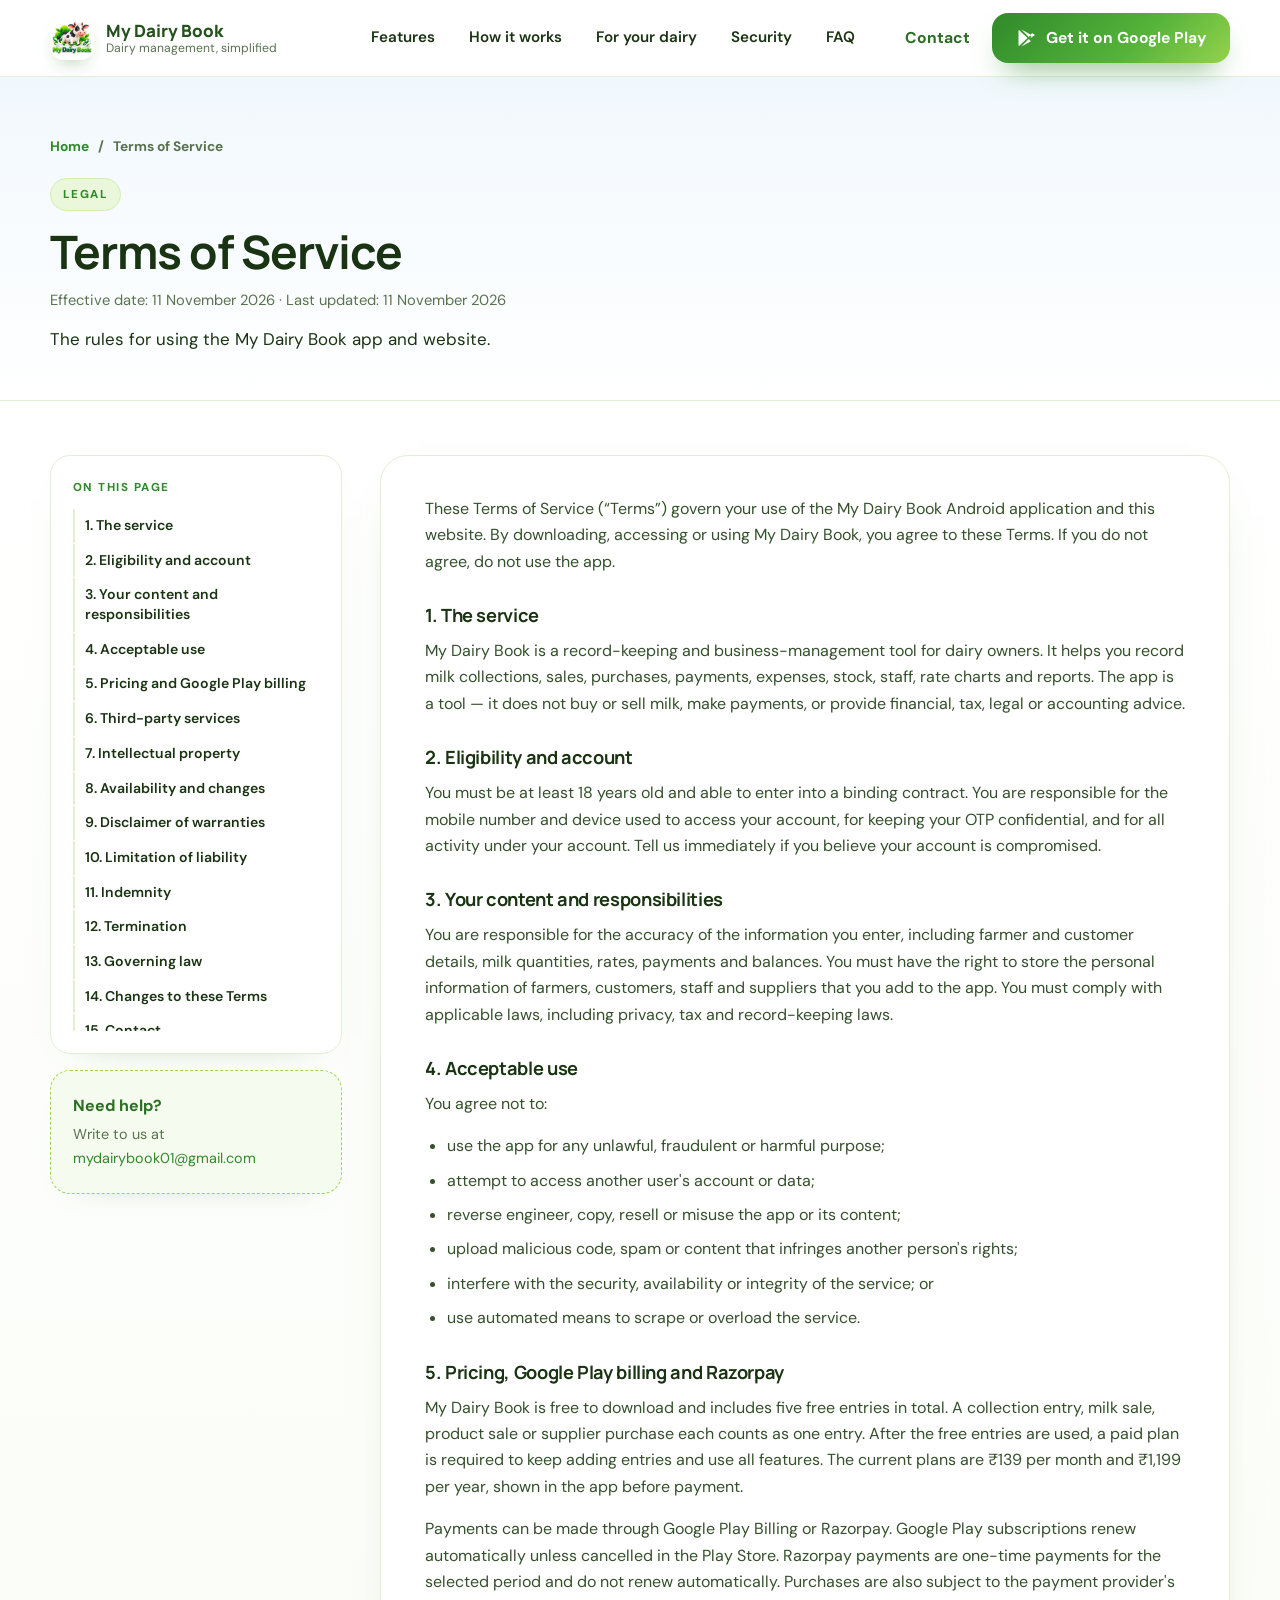
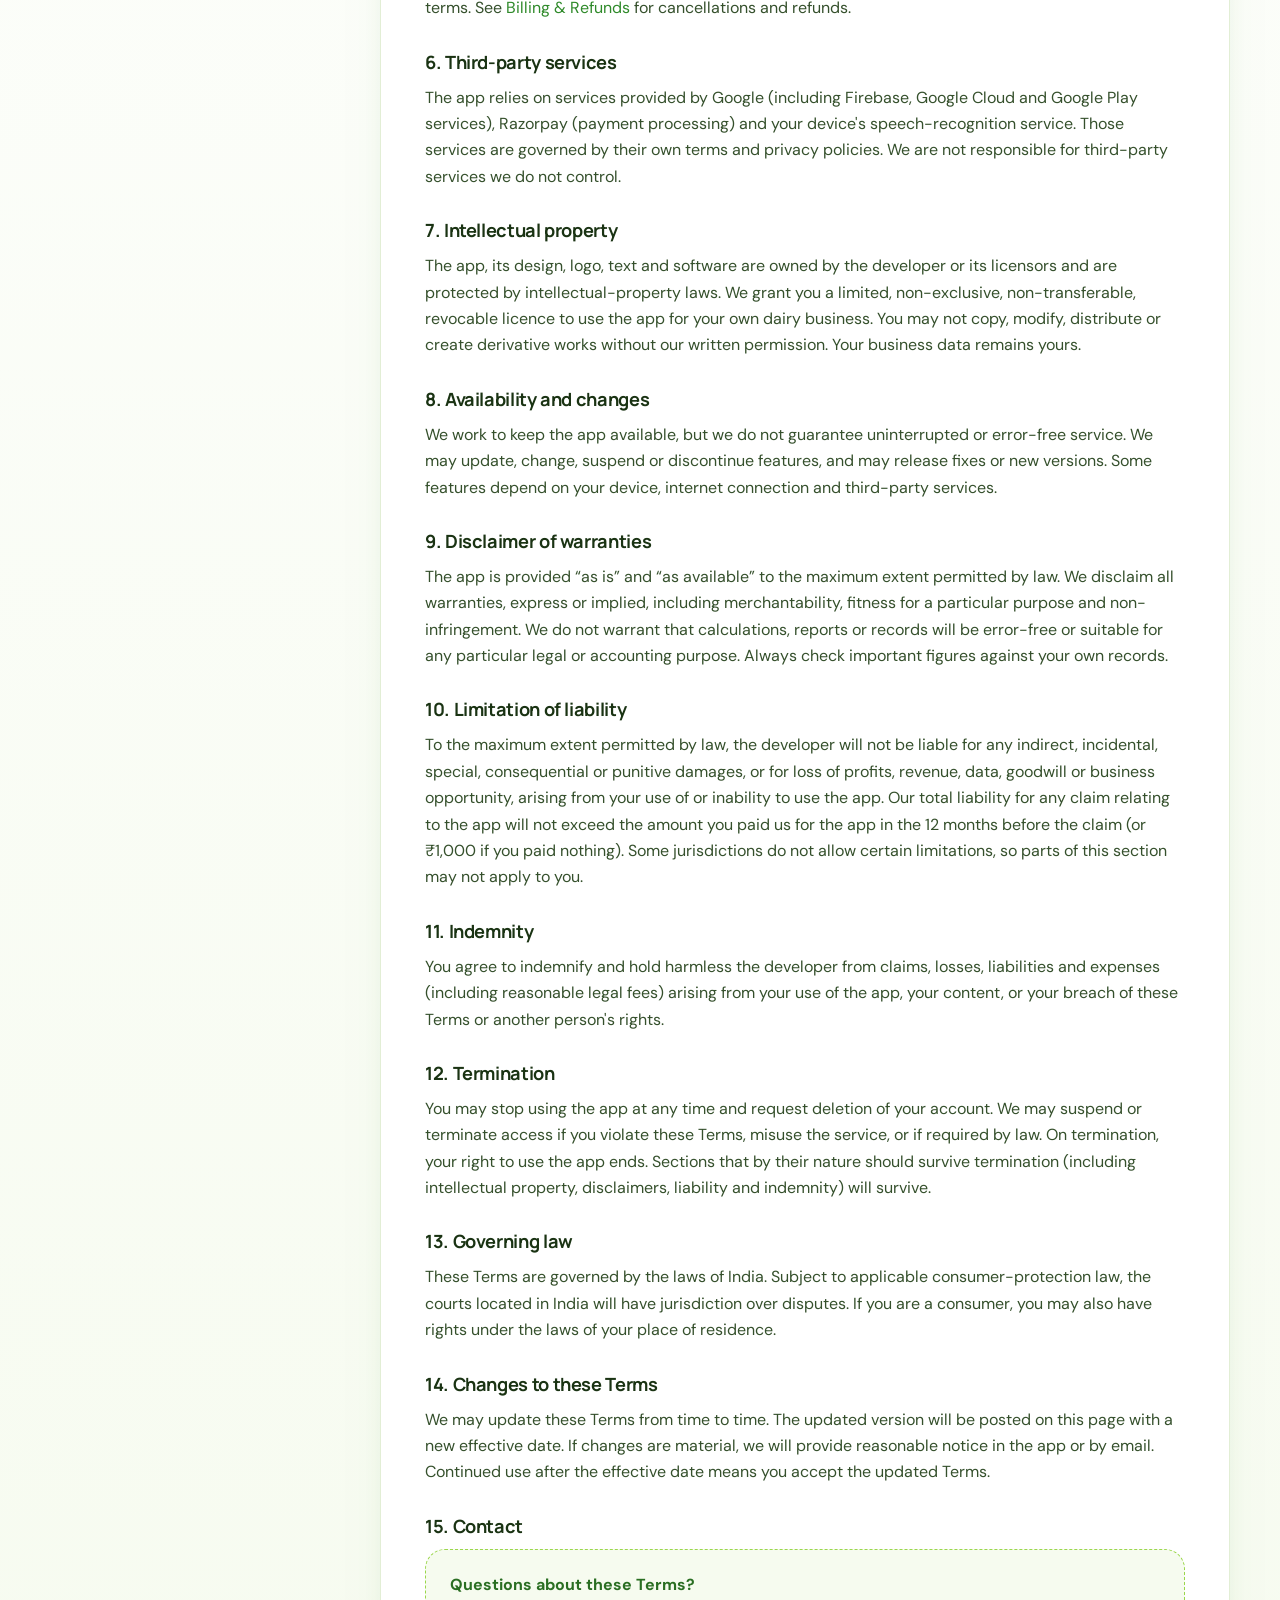
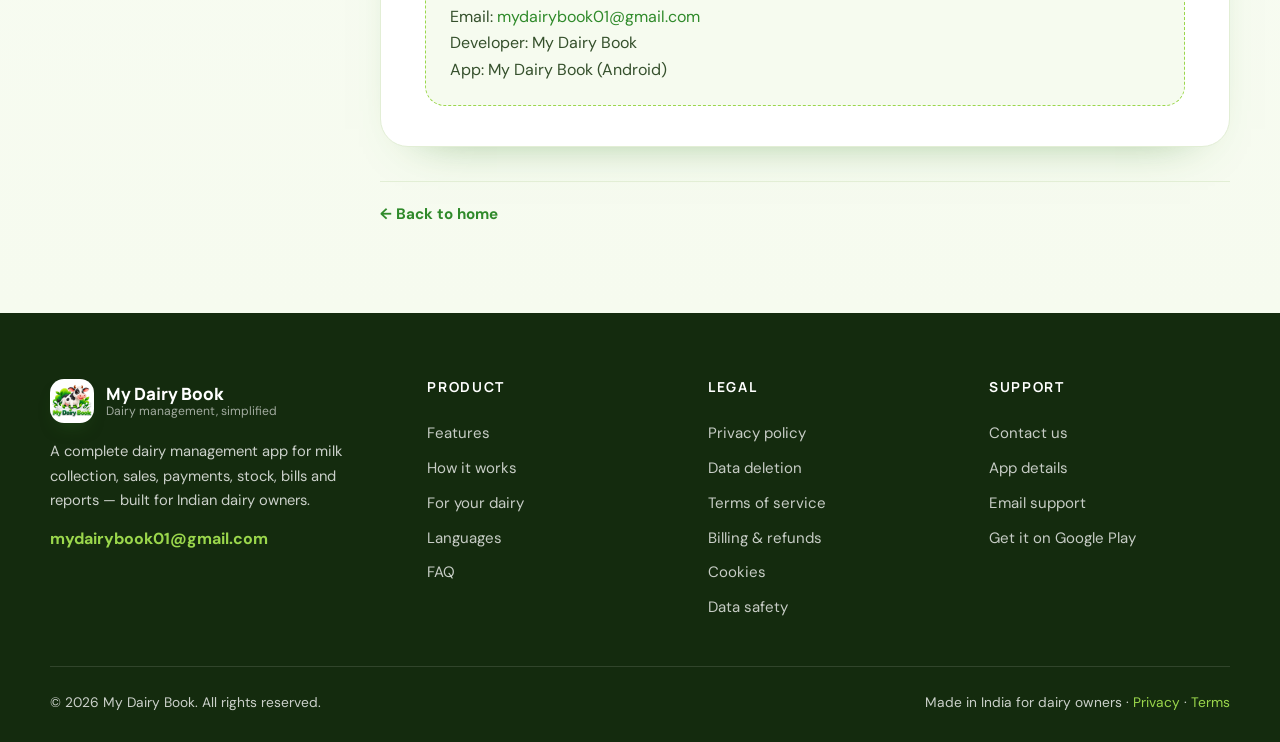
<file: terms-of-service.html>
<!DOCTYPE html>
<html lang="en">
<head>
  <meta charset="UTF-8">
  <meta name="viewport" content="width=device-width, initial-scale=1.0">
  <title>Terms of Service — My Dairy Book</title>
  <meta name="description" content="The terms of service for My Dairy Book: accounts, acceptable use, pricing, intellectual property, disclaimers and liability.">
  <meta name="theme-color" content="#2F8A2A">
  <link rel="icon" href="assets/app_icon.png">
  <link rel="preconnect" href="https://fonts.googleapis.com">
  <link rel="preconnect" href="https://fonts.gstatic.com" crossorigin>
  <link href="https://fonts.googleapis.com/css2?family=DM+Sans:opsz,wght@9..40,400;9..40,500;9..40,600;9..40,700;9..40,800&family=Manrope:wght@500;600;700;800&display=swap" rel="stylesheet">
  <link rel="stylesheet" href="styles.css">
  <noscript>
    <style>
      .reveal { opacity: 1 !important; transform: none !important; }
    </style>
  </noscript>
</head>
<body class="legal-page">
  <a class="skip-link" href="#main">Skip to content</a>

<header class="site-header" id="top">
    <div class="container header-inner">
      <a class="brand" href="index.html#top" aria-label="My Dairy Book home">
        <img src="assets/app_icon.png" alt="" class="brand-mark">
        <span class="brand-text">
          <strong>My Dairy Book</strong>
          <span>Dairy management, simplified</span>
        </span>
      </a>

      <nav class="desktop-nav" aria-label="Main navigation">
        <a href="index.html#features">Features</a>
        <a href="index.html#how-it-works">How it works</a>
        <a href="index.html#who-its-for">For your dairy</a>
        <a href="index.html#security">Security</a>
        <a href="index.html#faq">FAQ</a>
      </nav>

      <div class="header-actions">
        <a class="btn btn-ghost desktop-only" href="index.html#contact">Contact</a>
        <a class="btn btn-primary" href="https://play.google.com/store/apps/details?id=com.mydairybook.my_dairy_book" target="_blank" rel="noopener" aria-label="Get My Dairy Book on Google Play">
          <svg viewBox="0 0 24 24" aria-hidden="true" class="btn-icon"><path d="M3.6 2.4 13.9 12 3.6 21.6c-.4-.3-.6-.8-.6-1.3V3.7c0-.5.2-1 .6-1.3Zm11.7 10.9 2.6 2.6-11.4 6.3 8.8-8.9Zm0-2.6L6.5 1.8l11.4 6.3-2.6 2.6Zm1.4 1.3 5-2.7c.7-.4.7-1.4 0-1.8l-2.4-1.3-2.6 2.6 2.6 2.6-2.6.6Z"/></svg>
          Get it on Google Play
        </a>
        <button type="button" class="menu-toggle" aria-label="Open menu" aria-expanded="false" aria-controls="mobile-nav">
          <span></span><span></span><span></span>
        </button>
      </div>
    </div>

    <div class="mobile-nav" id="mobile-nav" hidden>
      <a href="index.html#features">Features</a>
      <a href="index.html#how-it-works">How it works</a>
      <a href="index.html#who-its-for">For your dairy</a>
      <a href="index.html#security">Security</a>
      <a href="index.html#faq">FAQ</a>
      <a href="index.html#contact">Contact</a>
    </div>
  </header>

  <main id="main">
    <section class="legal-hero">
      <div class="container">
        <nav class="breadcrumb" aria-label="Breadcrumb">
          <a href="index.html">Home</a>
          <span aria-hidden="true">/</span>
          <span>Terms of Service</span>
        </nav>
        <span class="doc-badge">Legal</span>
        <h1>Terms of Service</h1>
        <p class="doc-meta">Effective date: 11 November 2026 &middot; Last updated: 11 November 2026</p>
        <p class="legal-lead">The rules for using the My Dairy Book app and website.</p>
      </div>
    </section>

    <section class="legal-page-body">
      <div class="container legal-layout">
        <aside class="legal-aside">
          <div class="toc-card">
            <span class="toc-title">On this page</span>
            <ol class="toc-list">
            <li><a href="#the-service">1. The service</a></li>
            <li><a href="#eligibility-and-account">2. Eligibility and account</a></li>
            <li><a href="#your-content-and-responsibilities">3. Your content and responsibilities</a></li>
            <li><a href="#acceptable-use">4. Acceptable use</a></li>
            <li><a href="#pricing-and-google-play-billing">5. Pricing and Google Play billing</a></li>
            <li><a href="#third-party-services">6. Third-party services</a></li>
            <li><a href="#intellectual-property">7. Intellectual property</a></li>
            <li><a href="#availability-and-changes">8. Availability and changes</a></li>
            <li><a href="#disclaimer-of-warranties">9. Disclaimer of warranties</a></li>
            <li><a href="#limitation-of-liability">10. Limitation of liability</a></li>
            <li><a href="#indemnity">11. Indemnity</a></li>
            <li><a href="#termination">12. Termination</a></li>
            <li><a href="#governing-law">13. Governing law</a></li>
            <li><a href="#changes-to-these-terms">14. Changes to these Terms</a></li>
            <li><a href="#contact">15. Contact</a></li>
            </ol>
          </div>
          <div class="aside-contact">
            <strong>Need help?</strong>
            <p>Write to us at <a href="mailto:mydairybook01@gmail.com">mydairybook01@gmail.com</a></p>
          </div>
        </aside>

        <div>
          <article class="legal-document legal-document-page">
                    <div class="legal-doc-head">
                      <span class="doc-badge">Legal</span>
                      <h2>Terms of Service</h2>
                      <p class="doc-meta">Effective date: 19 October 2026 · Last updated: 19 October 2026</p>
                    </div>

                    <div class="doc-body">
                      <p>These Terms of Service (“Terms”) govern your use of the My Dairy Book Android application and this website. By downloading, accessing or using My Dairy Book, you agree to these Terms. If you do not agree, do not use the app.</p>

                      <h3 id="the-service">1. The service</h3>
                      <p>My Dairy Book is a record-keeping and business-management tool for dairy owners. It helps you record milk collections, sales, purchases, payments, expenses, stock, staff, rate charts and reports. The app is a tool — it does not buy or sell milk, make payments, or provide financial, tax, legal or accounting advice.</p>

                      <h3 id="eligibility-and-account">2. Eligibility and account</h3>
                      <p>You must be at least 18 years old and able to enter into a binding contract. You are responsible for the mobile number and device used to access your account, for keeping your OTP confidential, and for all activity under your account. Tell us immediately if you believe your account is compromised.</p>

                      <h3 id="your-content-and-responsibilities">3. Your content and responsibilities</h3>
                      <p>You are responsible for the accuracy of the information you enter, including farmer and customer details, milk quantities, rates, payments and balances. You must have the right to store the personal information of farmers, customers, staff and suppliers that you add to the app. You must comply with applicable laws, including privacy, tax and record-keeping laws.</p>

                      <h3 id="acceptable-use">4. Acceptable use</h3>
                      <p>You agree not to:</p>
                      <ul>
                        <li>use the app for any unlawful, fraudulent or harmful purpose;</li>
                        <li>attempt to access another user's account or data;</li>
                        <li>reverse engineer, copy, resell or misuse the app or its content;</li>
                        <li>upload malicious code, spam or content that infringes another person's rights;</li>
                        <li>interfere with the security, availability or integrity of the service; or</li>
                        <li>use automated means to scrape or overload the service.</li>
                      </ul>

                      <h3 id="pricing-and-google-play-billing">5. Pricing, Google Play billing and Razorpay</h3>
                      <p>My Dairy Book is free to download and includes five free entries in total. A collection entry, milk sale, product sale or supplier purchase each counts as one entry. After the free entries are used, a paid plan is required to keep adding entries and use all features. The current plans are ₹139 per month and ₹1,199 per year, shown in the app before payment.</p>
                      <p>Payments can be made through Google Play Billing or Razorpay. Google Play subscriptions renew automatically unless cancelled in the Play Store. Razorpay payments are one-time payments for the selected period and do not renew automatically. Purchases are also subject to the payment provider's terms. See <a href="billing-refunds.html">Billing &amp; Refunds</a> for cancellations and refunds.</p>

                      <h3 id="third-party-services">6. Third-party services</h3>
                      <p>The app relies on services provided by Google (including Firebase, Google Cloud and Google Play services), Razorpay (payment processing) and your device's speech-recognition service. Those services are governed by their own terms and privacy policies. We are not responsible for third-party services we do not control.</p>

                      <h3 id="intellectual-property">7. Intellectual property</h3>
                      <p>The app, its design, logo, text and software are owned by the developer or its licensors and are protected by intellectual-property laws. We grant you a limited, non-exclusive, non-transferable, revocable licence to use the app for your own dairy business. You may not copy, modify, distribute or create derivative works without our written permission. Your business data remains yours.</p>

                      <h3 id="availability-and-changes">8. Availability and changes</h3>
                      <p>We work to keep the app available, but we do not guarantee uninterrupted or error-free service. We may update, change, suspend or discontinue features, and may release fixes or new versions. Some features depend on your device, internet connection and third-party services.</p>

                      <h3 id="disclaimer-of-warranties">9. Disclaimer of warranties</h3>
                      <p>The app is provided “as is” and “as available” to the maximum extent permitted by law. We disclaim all warranties, express or implied, including merchantability, fitness for a particular purpose and non-infringement. We do not warrant that calculations, reports or records will be error-free or suitable for any particular legal or accounting purpose. Always check important figures against your own records.</p>

                      <h3 id="limitation-of-liability">10. Limitation of liability</h3>
                      <p>To the maximum extent permitted by law, the developer will not be liable for any indirect, incidental, special, consequential or punitive damages, or for loss of profits, revenue, data, goodwill or business opportunity, arising from your use of or inability to use the app. Our total liability for any claim relating to the app will not exceed the amount you paid us for the app in the 12 months before the claim (or ₹1,000 if you paid nothing). Some jurisdictions do not allow certain limitations, so parts of this section may not apply to you.</p>

                      <h3 id="indemnity">11. Indemnity</h3>
                      <p>You agree to indemnify and hold harmless the developer from claims, losses, liabilities and expenses (including reasonable legal fees) arising from your use of the app, your content, or your breach of these Terms or another person's rights.</p>

                      <h3 id="termination">12. Termination</h3>
                      <p>You may stop using the app at any time and request deletion of your account. We may suspend or terminate access if you violate these Terms, misuse the service, or if required by law. On termination, your right to use the app ends. Sections that by their nature should survive termination (including intellectual property, disclaimers, liability and indemnity) will survive.</p>

                      <h3 id="governing-law">13. Governing law</h3>
                      <p>These Terms are governed by the laws of India. Subject to applicable consumer-protection law, the courts located in India will have jurisdiction over disputes. If you are a consumer, you may also have rights under the laws of your place of residence.</p>

                      <h3 id="changes-to-these-terms">14. Changes to these Terms</h3>
                      <p>We may update these Terms from time to time. The updated version will be posted on this page with a new effective date. If changes are material, we will provide reasonable notice in the app or by email. Continued use after the effective date means you accept the updated Terms.</p>

                      <h3 id="contact">15. Contact</h3>
                      <div class="contact-box">
                        <strong>Questions about these Terms?</strong>
                        <p>Email: <a href="mailto:mydairybook01@gmail.com">mydairybook01@gmail.com</a><br>Developer: My Dairy Book<br>App: My Dairy Book (Android)</p>
                      </div>
                    </div>
                  </article>
          <p class="legal-back"><a href="index.html">&larr; Back to home</a></p>
        </div>
      </div>
    </section>
  </main>

<!-- ================= FOOTER ================= -->
  <footer class="site-footer">
    <div class="container footer-grid">
      <div class="footer-brand">
        <a class="brand" href="index.html#top">
          <img src="assets/app_icon.png" alt="" class="brand-mark">
          <span class="brand-text"><strong>My Dairy Book</strong><span>Dairy management, simplified</span></span>
        </a>
        <p>A complete dairy management app for milk collection, sales, payments, stock, bills and reports — built for Indian dairy owners.</p>
        <a class="footer-email" href="mailto:mydairybook01@gmail.com">mydairybook01@gmail.com</a>
      </div>

      <div class="footer-col">
        <h4>Product</h4>
        <a href="index.html#features">Features</a>
        <a href="index.html#how-it-works">How it works</a>
        <a href="index.html#who-its-for">For your dairy</a>
        <a href="index.html#languages">Languages</a>
        <a href="index.html#faq">FAQ</a>
      </div>

      <div class="footer-col">
        <h4>Legal</h4>
        <a href="privacy-policy.html">Privacy policy</a>
        <a href="data-deletion.html">Data deletion</a>
        <a href="terms-of-service.html">Terms of service</a>
        <a href="billing-refunds.html">Billing &amp; refunds</a>
        <a href="cookies.html">Cookies</a>
        <a href="index.html#security">Data safety</a>
      </div>

      <div class="footer-col">
        <h4>Support</h4>
        <a href="index.html#contact">Contact us</a>
        <a href="index.html#app-details">App details</a>
        <a href="mailto:mydairybook01@gmail.com">Email support</a>
        <a href="https://play.google.com/store/apps/details?id=com.mydairybook.my_dairy_book" target="_blank" rel="noopener">Get it on Google Play</a>
      </div>
    </div>

    <div class="container footer-bottom">
      <p>© 2026 My Dairy Book. All rights reserved.</p>
      <p>Made in India for dairy owners · <a href="privacy-policy.html">Privacy</a> · <a href="terms-of-service.html">Terms</a></p>
    </div>
  </footer>

  <button type="button" id="back-to-top" class="back-to-top" aria-label="Back to top" hidden>&uarr;</button>

  <script src="script.js"></script>
</body>
</html>
</file>
<file: styles.css>
/* ==========================================================================
   My Dairy Book — one-page website
   Brand palette taken from the app (lib/app/theme.dart)
   ========================================================================== */

:root {
  --g900: #24511c;
  --g800: #2a6e22;
  --g700: #2f8a2a;
  --g600: #3e9e32;
  --g500: #55b33a;
  --g400: #7cc844;
  --g300: #9bd74c;
  --g200: #d2efb0;
  --g100: #eaf7da;
  --g50: #f6fbef;

  --ink: #1a3313;
  --muted: #5a7250;
  --error: #d93a3a;

  --sky: #f1f8fd;
  --line: #e2eed5;
  --field-line: #cfe3bc;

  --white: #ffffff;
  --radius-sm: 14px;
  --radius: 20px;
  --radius-lg: 28px;

  --shadow-soft: 0 22px 45px -20px rgba(47, 125, 30, 0.25);
  --shadow-card: 0 16px 40px -22px rgba(47, 125, 30, 0.35);
  --grad: linear-gradient(135deg, var(--g700) 0%, var(--g500) 60%, #94d24b 100%);
  --grad-soft: linear-gradient(135deg, var(--g300), var(--g600));
  --container: 1180px;
}

* { margin: 0; padding: 0; box-sizing: border-box; }

html { scroll-behavior: smooth; scroll-padding-top: 92px; }

body {
  font-family: "DM Sans", system-ui, -apple-system, "Segoe UI", sans-serif;
  color: var(--ink);
  background: var(--white);
  line-height: 1.65;
  -webkit-font-smoothing: antialiased;
  overflow-x: hidden;
}

img { max-width: 100%; display: block; }
a { color: var(--g700); text-decoration: none; }
a:hover { text-decoration: underline; }
h1, h2, h3, h4 { font-family: "Manrope", "DM Sans", sans-serif; line-height: 1.15; letter-spacing: -0.02em; color: var(--ink); }

.container { width: min(var(--container), 100% - 48px); margin-inline: auto; }

.skip-link {
  position: absolute; left: -999px; top: 0; z-index: 999;
  background: var(--g700); color: #fff; padding: 10px 16px; border-radius: 0 0 12px 0;
}
.skip-link:focus { left: 0; }

/* ============ Buttons ============ */
.btn {
  display: inline-flex; align-items: center; justify-content: center; gap: 10px;
  font-weight: 700; font-size: 0.98rem; line-height: 1;
  padding: 15px 24px; border-radius: 16px; border: 0; cursor: pointer;
  transition: transform 0.2s ease, box-shadow 0.2s ease, background 0.2s ease;
  white-space: nowrap;
}
.btn:hover { text-decoration: none; transform: translateY(-2px); }
.btn:active { transform: translateY(0); }
.btn-coming-soon { cursor: default; opacity: 0.92; }
.btn-coming-soon:hover, .btn-coming-soon:active { transform: none; }
.btn-icon { width: 20px; height: 20px; fill: currentColor; flex: none; }
.btn-lg { padding: 18px 30px; font-size: 1.05rem; border-radius: 18px; }
.btn-block { width: 100%; }

.btn-primary {
  color: #fff; background: var(--grad);
  box-shadow: 0 16px 30px -14px rgba(47, 138, 42, 0.7);
}
.btn-primary:hover { box-shadow: 0 20px 38px -14px rgba(47, 138, 42, 0.85); }

.btn-outline {
  color: var(--g800); background: #fff; border: 2px solid var(--g300);
  box-shadow: 0 10px 24px -18px rgba(47, 125, 30, 0.5);
}
.btn-outline:hover { border-color: var(--g500); }

.btn-ghost { color: var(--g800); background: transparent; padding-inline: 14px; }
.btn-ghost:hover { background: var(--g100); }

.btn-white { color: var(--g800); background: #fff; box-shadow: 0 18px 36px -20px rgba(0, 0, 0, 0.45); }
.btn-outline-light { color: #fff; border: 2px solid rgba(255, 255, 255, 0.55); background: transparent; }
.btn-outline-light:hover { background: rgba(255, 255, 255, 0.12); }

/* ============ Header ============ */
.site-header {
  position: sticky; top: 0; z-index: 60;
  background: rgba(255, 255, 255, 0.86);
  backdrop-filter: blur(16px);
  -webkit-backdrop-filter: blur(16px);
  border-bottom: 1px solid rgba(226, 238, 213, 0.9);
}
.header-inner { display: flex; align-items: center; gap: 22px; height: 76px; }

.brand { display: inline-flex; align-items: center; gap: 12px; }
.brand:hover { text-decoration: none; }
.brand-mark { width: 44px; height: 44px; border-radius: 14px; box-shadow: 0 10px 20px -12px rgba(47, 125, 30, 0.65); }
.brand-text { display: flex; flex-direction: column; line-height: 1.2; }
.brand-text strong { font-family: "Manrope", sans-serif; font-size: 1.06rem; font-weight: 800; color: var(--g900); }
.brand-text span { font-size: 0.76rem; color: var(--muted); }

.desktop-nav { display: flex; gap: 6px; margin-left: auto; }
.desktop-nav a {
  color: var(--ink); font-weight: 600; font-size: 0.95rem;
  padding: 10px 14px; border-radius: 12px; transition: background 0.2s ease, color 0.2s ease;
}
.desktop-nav a:hover { background: var(--g100); color: var(--g800); text-decoration: none; }
.header-actions { display: flex; align-items: center; gap: 8px; }

.menu-toggle {
  display: none; flex-direction: column; justify-content: center; gap: 5px;
  width: 44px; height: 44px; border-radius: 12px; border: 1.5px solid var(--field-line);
  background: #fff; cursor: pointer; padding: 0 11px;
}
.menu-toggle span { display: block; height: 2px; background: var(--g800); border-radius: 2px; transition: transform 0.25s ease, opacity 0.25s ease; }
.menu-toggle[aria-expanded="true"] span:nth-child(1) { transform: translateY(7px) rotate(45deg); }
.menu-toggle[aria-expanded="true"] span:nth-child(2) { opacity: 0; }
.menu-toggle[aria-expanded="true"] span:nth-child(3) { transform: translateY(-7px) rotate(-45deg); }

.mobile-nav {
  display: none; flex-direction: column; gap: 2px;
  padding: 12px 24px 20px; border-top: 1px solid var(--line); background: #fff;
}
.mobile-nav a { padding: 12px 8px; font-weight: 600; color: var(--ink); border-radius: 10px; }
.mobile-nav a:hover { background: var(--g50); text-decoration: none; color: var(--g800); }

/* ============ Hero ============ */
.hero {
  position: relative; overflow: hidden;
  background: linear-gradient(180deg, var(--sky) 0%, var(--white) 46%, var(--g50) 100%);
  padding: 68px 0 0;
}
.hero-glow { position: absolute; border-radius: 50%; filter: blur(70px); pointer-events: none; }
.hero-glow-a { width: 520px; height: 520px; background: rgba(155, 215, 76, 0.35); top: -160px; right: -120px; }
.hero-glow-b { width: 420px; height: 420px; background: rgba(124, 200, 68, 0.22); bottom: 40px; left: -180px; }

.hero-grid {
  position: relative; display: grid; grid-template-columns: 1.05fr 0.95fr;
  gap: 56px; align-items: center; padding-bottom: 26px;
}
.hero-copy { max-width: 620px; }

.eyebrow {
  display: inline-flex; align-items: center; gap: 9px;
  font-size: 0.78rem; font-weight: 800; letter-spacing: 0.14em; text-transform: uppercase;
  color: var(--g700); background: var(--g100); border: 1px solid var(--g200);
  padding: 8px 14px; border-radius: 999px; margin-bottom: 22px;
}
.eyebrow-dot { width: 8px; height: 8px; border-radius: 50%; background: var(--g500); box-shadow: 0 0 0 4px rgba(85, 179, 58, 0.18); }
.eyebrow-light { color: #eafbe0; background: rgba(255, 255, 255, 0.12); border-color: rgba(255, 255, 255, 0.22); }

.hero h1 { font-size: clamp(2.5rem, 4.6vw, 3.9rem); font-weight: 800; margin-bottom: 20px; }
.grad-text { background: var(--grad); -webkit-background-clip: text; background-clip: text; color: transparent; }
.hero-lead { font-size: 1.12rem; color: var(--muted); max-width: 560px; margin-bottom: 30px; }
.hero-actions { display: flex; flex-wrap: wrap; gap: 14px; margin-bottom: 32px; }

.hero-trust { display: flex; align-items: center; gap: 14px; color: var(--muted); font-size: 0.95rem; }
.hero-trust strong { color: var(--ink); }
.trust-avatars { display: flex; }
.trust-avatars span {
  width: 38px; height: 38px; border-radius: 50%; display: grid; place-items: center;
  background: #fff; border: 2px solid var(--g200); font-size: 1rem; margin-left: -8px;
  box-shadow: 0 8px 18px -12px rgba(47, 125, 30, 0.5);
}
.trust-avatars span:first-child { margin-left: 0; }

/* Phone mockup */
.hero-visual { position: relative; display: flex; justify-content: center; }
.phone-frame {
  position: relative; width: 330px; border-radius: 46px; padding: 12px;
  background: linear-gradient(160deg, #2f5d24, #16330f);
  box-shadow: 0 50px 90px -40px rgba(26, 51, 19, 0.65), inset 0 0 0 2px rgba(255, 255, 255, 0.08);
}
.phone-notch {
  position: absolute; top: 22px; left: 50%; transform: translateX(-50%);
  width: 110px; height: 22px; border-radius: 999px; background: #10270c; z-index: 2;
}
.phone-screen {
  border-radius: 36px; background: linear-gradient(180deg, var(--sky), var(--g50));
  padding: 54px 16px 18px; min-height: 560px; overflow: hidden;
}
.app-topbar { display: flex; align-items: center; justify-content: space-between; margin-bottom: 16px; }
.app-overline { display: block; font-size: 0.62rem; letter-spacing: 0.16em; font-weight: 800; color: var(--g700); }
.app-topbar strong { font-size: 1.02rem; color: var(--ink); }
.app-avatar {
  width: 40px; height: 40px; border-radius: 50%; display: grid; place-items: center;
  background: #fff; border: 2px solid var(--g300); color: var(--g800); font-weight: 800; font-size: 0.8rem;
}
.profit-card {
  background: var(--grad); border-radius: 22px; padding: 16px;
  color: #fff; box-shadow: 0 22px 36px -20px rgba(47, 138, 42, 0.8);
}
.profit-label { font-size: 0.62rem; letter-spacing: 0.14em; font-weight: 800; opacity: 0.8; }
.profit-value { display: block; font-size: 1.9rem; font-weight: 800; margin: 4px 0 12px; }
.profit-split { display: flex; gap: 10px; border-top: 1px solid rgba(255, 255, 255, 0.22); padding-top: 10px; }
.profit-split span { flex: 1; display: flex; flex-direction: column; }
.profit-split small { font-size: 0.62rem; opacity: 0.78; }
.profit-split b { font-size: 0.86rem; }

.app-section-title { font-size: 0.62rem; letter-spacing: 0.14em; font-weight: 800; color: var(--muted); margin: 16px 0 10px; }
.app-metrics { display: grid; grid-template-columns: 1fr 1fr; gap: 10px; }
.app-metric {
  background: #fff; border: 1px solid var(--line); border-radius: 16px; padding: 12px;
  display: flex; flex-direction: column; gap: 2px;
  box-shadow: 0 12px 24px -20px rgba(47, 125, 30, 0.5);
}
.app-metric b { font-size: 1rem; color: var(--g900); }
.app-metric small { font-size: 0.68rem; color: var(--muted); }
.metric-icon { width: 30px; height: 30px; border-radius: 10px; display: grid; place-items: center; font-size: 0.9rem; margin-bottom: 4px; }
.metric-icon.green { background: var(--g100); }
.metric-icon.blue { background: #e4f1fb; }
.metric-icon.amber { background: #fff1cf; }
.metric-icon.pink { background: #fde8e8; }

.app-actions { display: grid; grid-template-columns: repeat(4, 1fr); gap: 8px; margin-top: 14px; }
.app-actions div {
  background: #fff; border: 1px solid var(--line); border-radius: 14px; padding: 10px 4px;
  display: flex; flex-direction: column; align-items: center; gap: 4px; font-size: 1.05rem;
}
.app-actions small { font-size: 0.6rem; color: var(--g900); font-weight: 700; }

.float-card {
  position: absolute; display: flex; align-items: center; gap: 10px;
  background: #fff; border: 1px solid var(--line); border-radius: 18px; padding: 12px 16px;
  box-shadow: var(--shadow-card); animation: floaty 5s ease-in-out infinite;
}
.float-card strong { display: block; font-size: 0.86rem; color: var(--ink); }
.float-card small { font-size: 0.72rem; color: var(--muted); }
.float-icon {
  width: 34px; height: 34px; border-radius: 12px; display: grid; place-items: center;
  background: var(--g100); color: var(--g700); font-weight: 800; flex: none;
}
.float-icon.blue { background: #e4f1fb; color: #2f6fa8; }
.float-a { top: 72px; left: -18px; }
.float-b { bottom: 84px; right: -26px; animation-delay: 1.6s; }
.hero-ring {
  position: absolute; inset: auto -20px -40px auto; width: 200px; height: 200px;
  border: 22px solid rgba(155, 215, 76, 0.25); border-radius: 50%; z-index: -1;
}

@keyframes floaty {
  0%, 100% { transform: translateY(0); }
  50% { transform: translateY(-10px); }
}

/* Stats strip */
.stats-strip {
  position: relative; display: grid; grid-template-columns: repeat(4, 1fr); gap: 12px;
  background: #fff; border: 1px solid var(--line); border-radius: 26px;
  padding: 24px 28px; margin-top: 44px;
  box-shadow: var(--shadow-card);
}
.stat { display: flex; flex-direction: column; align-items: center; text-align: center; padding: 6px 10px; }
.stat + .stat { border-left: 1px solid var(--line); }
.stat strong { font-family: "Manrope", sans-serif; font-size: 2rem; font-weight: 800; color: var(--g700); }
.stat span { font-size: 0.86rem; color: var(--muted); font-weight: 600; }

/* ============ Logo strip ============ */
.logo-strip { padding: 30px 0 8px; }
.logo-strip-inner {
  display: flex; flex-wrap: wrap; align-items: center; justify-content: center; gap: 14px;
  color: var(--muted); font-weight: 700; font-size: 0.94rem;
}
.logo-strip-inner i { width: 5px; height: 5px; border-radius: 50%; background: var(--g300); }

/* ============ Sections ============ */
.section { padding: 96px 0; }
.section-alt { background: linear-gradient(180deg, var(--g50), #fbfdf7); }
.section-dark { background: linear-gradient(140deg, var(--g900), var(--g800) 55%, var(--g700)); color: #fff; }

.section-head { max-width: 720px; margin: 0 auto 56px; text-align: center; }
.section-head h2 { font-size: clamp(2rem, 3.4vw, 2.8rem); font-weight: 800; margin-bottom: 16px; }
.section-head p { color: var(--muted); font-size: 1.06rem; }

/* ============ Features ============ */
.feature-grid { display: grid; grid-template-columns: repeat(3, 1fr); gap: 22px; }
.feature-card {
  background: #fff; border: 1px solid var(--line); border-radius: var(--radius-lg);
  padding: 28px 26px; transition: transform 0.25s ease, box-shadow 0.25s ease, border-color 0.25s ease;
  box-shadow: 0 14px 34px -30px rgba(47, 125, 30, 0.55);
}
.feature-card:hover { transform: translateY(-6px); box-shadow: var(--shadow-card); border-color: var(--g200); }
.feature-icon {
  width: 54px; height: 54px; border-radius: 17px; display: grid; place-items: center;
  background: var(--grad-soft); color: #fff; margin-bottom: 20px;
  box-shadow: 0 14px 26px -16px rgba(62, 158, 50, 0.9);
}
.feature-icon svg { width: 27px; height: 27px; }
.feature-card h3 { font-size: 1.18rem; margin-bottom: 9px; }
.feature-card p { color: var(--muted); font-size: 0.97rem; }

.feature-extra {
  margin-top: 26px; display: grid; grid-template-columns: 1fr 1fr; gap: 30px; align-items: center;
  background: linear-gradient(120deg, var(--sky), var(--g50));
  border: 1px solid var(--line); border-radius: var(--radius-lg); padding: 38px 40px;
}
.mini-label { display: block; font-size: 0.76rem; letter-spacing: 0.14em; text-transform: uppercase; font-weight: 800; color: var(--g700); margin-bottom: 10px; }
.feature-extra h3 { font-size: 1.7rem; margin-bottom: 10px; }
.feature-extra p { color: var(--muted); }
.chips { display: flex; flex-wrap: wrap; gap: 10px; justify-content: flex-end; }
.chip {
  background: #fff; border: 1px solid var(--field-line); border-radius: 999px;
  padding: 11px 18px; font-weight: 700; font-size: 0.9rem; color: var(--g900);
  box-shadow: 0 10px 22px -20px rgba(47, 125, 30, 0.6);
}

/* ============ How it works ============ */
.steps { display: grid; grid-template-columns: repeat(4, 1fr); gap: 22px; counter-reset: step; }
.step {
  position: relative; background: #fff; border: 1px solid var(--line); border-radius: var(--radius-lg);
  padding: 30px 24px 26px; overflow: hidden;
  box-shadow: 0 14px 34px -30px rgba(47, 125, 30, 0.55);
}
.step-number {
  position: absolute; top: 16px; right: 20px;
  font-family: "Manrope", sans-serif; font-size: 2.4rem; font-weight: 800;
  color: var(--g100); line-height: 1;
}
.step-icon { font-size: 1.9rem; margin-bottom: 18px; }
.step h3 { font-size: 1.08rem; margin-bottom: 8px; }
.step p { color: var(--muted); font-size: 0.94rem; }

/* ============ Split / audience ============ */
.split-grid { display: grid; grid-template-columns: 1fr 1fr; gap: 60px; align-items: center; }
.split-copy h2 { font-size: clamp(1.9rem, 3vw, 2.6rem); margin-bottom: 16px; }
.split-copy p { color: var(--muted); margin-bottom: 22px; }
.check-list { list-style: none; display: grid; gap: 12px; }
.check-list li { display: flex; align-items: flex-start; gap: 12px; font-weight: 600; color: var(--ink); }
.check-list span {
  width: 26px; height: 26px; flex: none; border-radius: 9px; display: grid; place-items: center;
  background: var(--g100); color: var(--g700); font-weight: 800; font-size: 0.8rem;
}

.audience-grid { display: grid; grid-template-columns: 1fr 1fr; gap: 18px; }
.audience-card {
  background: #fff; border: 1px solid var(--line); border-radius: var(--radius);
  padding: 24px 22px; box-shadow: 0 14px 34px -30px rgba(47, 125, 30, 0.55);
}
.audience-card:nth-child(2), .audience-card:nth-child(3) { transform: translateY(18px); }
.audience-card span { font-size: 1.8rem; display: block; margin-bottom: 12px; }
.audience-card h3 { font-size: 1.04rem; margin-bottom: 6px; }
.audience-card p { color: var(--muted); font-size: 0.9rem; }

/* ============ Languages ============ */
.languages-grid { display: grid; grid-template-columns: 1.1fr 0.9fr; gap: 60px; align-items: center; }
.section-dark h2 { color: #fff; font-size: clamp(1.9rem, 3vw, 2.6rem); margin-bottom: 16px; }
.light-text { color: rgba(255, 255, 255, 0.82); margin-bottom: 26px; }
.language-tags { display: flex; flex-wrap: wrap; gap: 10px; }
.language-tags span {
  background: rgba(255, 255, 255, 0.12); border: 1px solid rgba(255, 255, 255, 0.2);
  color: #fff; border-radius: 999px; padding: 9px 16px; font-weight: 600; font-size: 0.92rem;
}

.language-visual { display: grid; gap: 18px; }
.quote-card {
  position: relative; background: #fff; color: var(--ink); border-radius: var(--radius-lg);
  padding: 30px 28px 24px; box-shadow: 0 30px 60px -30px rgba(0, 0, 0, 0.5);
}
.quote-mark { position: absolute; top: -6px; left: 20px; font-size: 4rem; color: var(--g200); font-family: Georgia, serif; line-height: 1; }
.quote-card p { font-size: 1.08rem; font-weight: 600; position: relative; }
.quote-caption { display: block; margin-top: 12px; color: var(--muted); font-size: 0.84rem; font-weight: 700; }
.quote-card-small { display: flex; align-items: center; gap: 16px; padding: 20px 24px; }
.quote-card-small p { font-size: 0.94rem; font-weight: 700; }

.voice-bars { display: flex; align-items: flex-end; gap: 4px; height: 34px; flex: none; }
.voice-bars i { width: 5px; border-radius: 4px; background: var(--g500); animation: pulse 1.2s ease-in-out infinite; }
.voice-bars i:nth-child(1) { height: 40%; animation-delay: 0s; }
.voice-bars i:nth-child(2) { height: 75%; animation-delay: 0.12s; }
.voice-bars i:nth-child(3) { height: 55%; animation-delay: 0.24s; }
.voice-bars i:nth-child(4) { height: 95%; animation-delay: 0.36s; }
.voice-bars i:nth-child(5) { height: 60%; animation-delay: 0.48s; }
.voice-bars i:nth-child(6) { height: 85%; animation-delay: 0.6s; }
.voice-bars i:nth-child(7) { height: 45%; animation-delay: 0.72s; }
.voice-bars i:nth-child(8) { height: 70%; animation-delay: 0.84s; }

@keyframes pulse {
  0%, 100% { transform: scaleY(0.6); opacity: 0.7; }
  50% { transform: scaleY(1); opacity: 1; }
}

/* ============ Security ============ */
.security-grid { display: grid; grid-template-columns: repeat(4, 1fr); gap: 20px; margin-bottom: 26px; }
.security-card {
  background: #fff; border: 1px solid var(--line); border-radius: var(--radius);
  padding: 26px 24px; box-shadow: 0 14px 34px -30px rgba(47, 125, 30, 0.55);
}
.security-icon { font-size: 1.7rem; display: block; margin-bottom: 14px; }
.security-card h3 { font-size: 1.04rem; margin-bottom: 8px; }
.security-card p { color: var(--muted); font-size: 0.92rem; }

.permissions-card {
  background: linear-gradient(120deg, var(--g50), var(--sky));
  border: 1px solid var(--line); border-radius: var(--radius-lg); padding: 34px 38px;
}
.permissions-card h3 { font-size: 1.3rem; margin-bottom: 20px; }
.permissions-grid { display: grid; grid-template-columns: repeat(3, 1fr); gap: 18px; }
.permissions-grid div { display: flex; flex-direction: column; gap: 4px; }
.permissions-grid strong { color: var(--g800); font-size: 0.96rem; }
.permissions-grid span { color: var(--muted); font-size: 0.88rem; }

.datasafety-card {
  margin-top: 26px; background: #fff; border: 1px solid var(--line);
  border-radius: var(--radius-lg); padding: 34px 38px;
  box-shadow: 0 14px 34px -30px rgba(47, 125, 30, 0.55);
}
.datasafety-head { display: flex; align-items: center; gap: 16px; margin-bottom: 24px; }
.datasafety-head .security-icon { margin: 0; }
.datasafety-head h3 { font-size: 1.3rem; margin-bottom: 4px; }
.datasafety-head p { color: var(--muted); font-size: 0.94rem; }
.datasafety-grid { display: grid; grid-template-columns: repeat(2, 1fr); gap: 18px 30px; }
.datasafety-grid div { display: flex; flex-direction: column; gap: 3px; padding-left: 16px; border-left: 3px solid var(--g200); }
.datasafety-grid strong { color: var(--g800); font-size: 0.96rem; }
.datasafety-grid span { color: var(--muted); font-size: 0.88rem; }

/* ============ Legal ============ */
.legal-overview { display: grid; grid-template-columns: repeat(2, 1fr); gap: 16px; margin-bottom: 60px; }
.legal-tile {
  display: flex; align-items: center; gap: 16px;
  background: #fff; border: 1px solid var(--line); border-radius: var(--radius);
  padding: 20px 22px; color: var(--ink); box-shadow: 0 14px 34px -32px rgba(47, 125, 30, 0.6);
  transition: transform 0.22s ease, border-color 0.22s ease, box-shadow 0.22s ease;
}
.legal-tile:hover { text-decoration: none; transform: translateY(-3px); border-color: var(--g200); box-shadow: var(--shadow-card); }
.legal-tile-icon { width: 48px; height: 48px; border-radius: 15px; background: var(--g100); display: grid; place-items: center; font-size: 1.3rem; flex: none; }
.legal-tile span:nth-child(2) { display: flex; flex-direction: column; gap: 2px; }
.legal-tile strong { font-size: 1.02rem; }
.legal-tile small { color: var(--muted); font-size: 0.86rem; }
.legal-arrow { margin-left: auto; color: var(--g600); font-size: 1.3rem; font-weight: 700; }

.legal-document {
  background: #fff; border: 1px solid var(--line); border-radius: var(--radius-lg);
  padding: 46px 50px; margin-bottom: 30px; scroll-margin-top: 100px;
  box-shadow: 0 22px 50px -40px rgba(47, 125, 30, 0.7);
}
.legal-doc-head { border-bottom: 1px solid var(--line); padding-bottom: 24px; margin-bottom: 28px; }
.doc-badge {
  display: inline-block; background: var(--g100); color: var(--g700); border: 1px solid var(--g200);
  font-size: 0.72rem; font-weight: 800; letter-spacing: 0.12em; text-transform: uppercase;
  padding: 6px 12px; border-radius: 999px; margin-bottom: 14px;
}
.legal-doc-head h2 { font-size: clamp(1.7rem, 2.6vw, 2.2rem); margin-bottom: 8px; }
.doc-meta { color: var(--muted); font-size: 0.88rem; }
.doc-body { max-width: 860px; }
.doc-body p { color: #35502c; margin-bottom: 16px; }
.doc-body h3 { font-size: 1.14rem; margin: 30px 0 12px; }
.doc-body ul { margin: 0 0 18px 0; padding-left: 22px; display: grid; gap: 8px; }
.doc-body li { color: #35502c; }
.doc-body strong { color: var(--ink); }

.contact-box {
  background: var(--g50); border: 1px dashed var(--g300); border-radius: var(--radius);
  padding: 22px 24px; margin-top: 12px;
}
.contact-box strong { display: block; margin-bottom: 6px; color: var(--g800); }
.contact-box p { margin: 0; }

.steps-list { display: grid; gap: 16px; margin: 18px 0 26px; }
.steps-item { display: flex; gap: 16px; align-items: flex-start; }
.steps-item > span {
  width: 34px; height: 34px; flex: none; border-radius: 11px; display: grid; place-items: center;
  background: var(--grad-soft); color: #fff; font-weight: 800; font-size: 0.9rem;
}
.steps-item strong { display: block; margin-bottom: 2px; }
.steps-item p { margin: 0; }

/* ============ Legal pages ============ */
.legal-hero {
  background: linear-gradient(180deg, var(--sky), #fff);
  border-bottom: 1px solid var(--line);
  padding: 58px 0 46px;
}
.breadcrumb {
  display: flex; align-items: center; gap: 9px; flex-wrap: wrap;
  font-size: 0.86rem; font-weight: 700; color: var(--muted); margin-bottom: 20px;
}
.breadcrumb a { color: var(--g700); }
.legal-hero .doc-badge { margin-bottom: 14px; }
.legal-hero h1 { font-size: clamp(2rem, 3.6vw, 2.9rem); margin-bottom: 10px; }
.legal-hero .doc-meta { color: var(--muted); font-size: 0.92rem; }
.legal-lead { color: var(--ink); font-size: 1.06rem; max-width: 760px; margin-top: 14px; }

.legal-page-body { padding: 54px 0 86px; background: linear-gradient(180deg, #fff, var(--g50)); }
.legal-layout { display: grid; grid-template-columns: 292px 1fr; gap: 38px; align-items: start; }
.legal-aside { position: sticky; top: 98px; display: grid; gap: 16px; }
.toc-card, .aside-contact {
  background: #fff; border: 1px solid var(--line); border-radius: var(--radius);
  padding: 22px; box-shadow: 0 14px 34px -32px rgba(47, 125, 30, 0.6);
}
.toc-title {
  display: block; font-size: 0.72rem; letter-spacing: 0.13em; text-transform: uppercase;
  font-weight: 800; color: var(--g700); margin-bottom: 12px;
}
.toc-list { list-style: none; display: grid; gap: 1px; max-height: 58vh; overflow: auto; }
.toc-list a {
  display: block; padding: 7px 10px; border-left: 2px solid var(--line);
  color: var(--ink); font-size: 0.88rem; font-weight: 600; line-height: 1.4;
}
.toc-list a:hover { color: var(--g700); border-left-color: var(--g400); background: var(--g50); text-decoration: none; }
.aside-contact { background: var(--g50); border-style: dashed; border-color: var(--g300); }
.aside-contact strong { display: block; color: var(--g800); margin-bottom: 4px; }
.aside-contact p { color: var(--muted); font-size: 0.9rem; margin: 0; }

.legal-document-page { margin-bottom: 0; padding: 40px 44px; }
.legal-document-page .legal-doc-head { display: none; }
.legal-document-page .doc-body { max-width: none; }
.doc-body h3 { scroll-margin-top: 104px; }
.legal-back {
  margin-top: 34px; padding-top: 20px; border-top: 1px solid var(--line);
  font-weight: 700; font-size: 0.95rem;
}

/* ============ FAQ ============ */
.faq-grid { display: grid; grid-template-columns: 0.85fr 1.15fr; gap: 60px; align-items: start; }
.faq-grid h2 { font-size: clamp(1.9rem, 3vw, 2.5rem); margin-bottom: 14px; }
.faq-grid p { color: var(--muted); }
.faq-list { display: grid; gap: 12px; }
.faq-list details {
  background: #fff; border: 1px solid var(--line); border-radius: var(--radius);
  padding: 6px 22px; transition: border-color 0.2s ease;
}
.faq-list details[open] { border-color: var(--g200); box-shadow: 0 16px 36px -32px rgba(47, 125, 30, 0.7); }
.faq-list summary {
  cursor: pointer; list-style: none; display: flex; align-items: center; justify-content: space-between; gap: 14px;
  font-weight: 700; font-size: 1.02rem; padding: 16px 0; color: var(--ink);
}
.faq-list summary::-webkit-details-marker { display: none; }
.faq-list summary::after {
  content: "+"; font-size: 1.35rem; font-weight: 700; color: var(--g600);
  transition: transform 0.2s ease; flex: none;
}
.faq-list details[open] summary::after { transform: rotate(45deg); }
.faq-list details p { color: var(--muted); padding: 0 0 18px; font-size: 0.95rem; }

/* ============ App details ============ */
.details-card {
  max-width: 780px; margin: 0 auto; background: #fff; border: 1px solid var(--line);
  border-radius: var(--radius-lg); padding: 14px 34px; box-shadow: var(--shadow-card);
}
.details-row {
  display: flex; align-items: center; justify-content: space-between; gap: 24px;
  padding: 17px 0; border-bottom: 1px solid var(--line);
}
.details-row:last-child { border-bottom: 0; }
.details-row span { color: var(--muted); font-weight: 600; font-size: 0.95rem; }
.details-row strong { text-align: right; font-size: 0.98rem; }

/* ============ Contact ============ */
.contact-grid { display: grid; grid-template-columns: 1fr 0.95fr; gap: 60px; align-items: start; }
.contact-grid h2 { font-size: clamp(1.9rem, 3vw, 2.6rem); margin-bottom: 16px; }
.contact-grid p { color: var(--muted); margin-bottom: 26px; }
.contact-methods { display: grid; gap: 14px; }
.contact-method {
  display: flex; align-items: center; gap: 16px; color: var(--ink);
  background: #fff; border: 1px solid var(--line); border-radius: var(--radius);
  padding: 16px 20px; box-shadow: 0 14px 34px -32px rgba(47, 125, 30, 0.6);
}
a.contact-method:hover { text-decoration: none; border-color: var(--g200); }
.contact-method span { font-size: 1.4rem; }
.contact-method small { display: block; color: var(--muted); font-size: 0.8rem; font-weight: 700; }
.contact-method strong { font-size: 0.98rem; word-break: break-word; }

.contact-card {
  background: linear-gradient(150deg, var(--g900), var(--g700));
  border-radius: var(--radius-lg); padding: 36px 34px; color: #fff;
  box-shadow: 0 40px 70px -40px rgba(26, 51, 19, 0.8);
}
.contact-card h3 { color: #fff; font-size: 1.35rem; margin-bottom: 4px; }
.contact-card-sub { color: rgba(255, 255, 255, 0.75) !important; font-size: 0.9rem; margin-bottom: 22px !important; }
.contact-form { display: grid; gap: 8px; }
.contact-form label { font-size: 0.82rem; font-weight: 700; color: rgba(255, 255, 255, 0.85); margin-top: 6px; }
.contact-form input, .contact-form select, .contact-form textarea {
  width: 100%; padding: 13px 15px; border-radius: 13px; border: 1.5px solid rgba(255, 255, 255, 0.25);
  background: rgba(255, 255, 255, 0.96); color: var(--ink); font: inherit; font-size: 0.95rem; resize: vertical;
}
.contact-form input:focus, .contact-form select:focus, .contact-form textarea:focus {
  outline: 3px solid rgba(155, 215, 76, 0.5); border-color: transparent;
}
.contact-form .btn { margin-top: 14px; }
.form-note { font-size: 0.78rem; color: rgba(255, 255, 255, 0.7) !important; text-align: center; margin-top: 10px !important; }

/* ============ Final CTA ============ */
.final-cta { padding: 20px 0 96px; }
.final-cta-inner {
  display: flex; align-items: center; justify-content: space-between; gap: 40px;
  background: var(--grad); border-radius: 32px; padding: 54px 56px; color: #fff;
  box-shadow: 0 44px 80px -40px rgba(47, 138, 42, 0.75);
}
.final-cta h2 { color: #fff; font-size: clamp(1.8rem, 3vw, 2.5rem); margin-bottom: 10px; }
.final-cta p { color: rgba(255, 255, 255, 0.85); }
.final-cta-actions { display: flex; flex-wrap: wrap; gap: 14px; flex: none; }

/* ============ Footer ============ */
.site-footer { background: #142b0e; color: rgba(255, 255, 255, 0.78); padding: 66px 0 28px; }
.footer-grid { display: grid; grid-template-columns: 1.4fr 1fr 1fr 1fr; gap: 40px; padding-bottom: 46px; border-bottom: 1px solid rgba(255, 255, 255, 0.12); }
.footer-brand .brand { margin-bottom: 16px; }
.footer-brand .brand-text strong { color: #fff; }
.footer-brand .brand-text span { color: rgba(255, 255, 255, 0.6); }
.footer-brand p { font-size: 0.92rem; max-width: 330px; margin-bottom: 14px; }
.footer-email { color: var(--g300); font-weight: 700; }
.footer-col h4 { color: #fff; font-size: 0.86rem; letter-spacing: 0.12em; text-transform: uppercase; margin-bottom: 16px; }
.footer-col { display: flex; flex-direction: column; align-items: flex-start; gap: 10px; }
.footer-col a { color: rgba(255, 255, 255, 0.76); font-size: 0.94rem; }
.footer-col a:hover { color: #fff; }
.footer-coming-soon { color: rgba(255, 255, 255, 0.55); font-size: 0.94rem; }
.footer-bottom { display: flex; align-items: center; justify-content: space-between; gap: 16px; padding-top: 24px; font-size: 0.86rem; flex-wrap: wrap; }
.footer-bottom a { color: var(--g300); }

/* ============ Back to top ============ */
.back-to-top {
  position: fixed; right: 22px; bottom: 22px; z-index: 80;
  width: 48px; height: 48px; border-radius: 15px; border: 0; cursor: pointer;
  background: var(--grad); color: #fff; font-size: 1.3rem; font-weight: 800;
  box-shadow: 0 18px 34px -16px rgba(47, 138, 42, 0.85);
  transition: transform 0.2s ease, opacity 0.2s ease;
}
.back-to-top:hover { transform: translateY(-3px); }

/* ============ Reveal animation ============ */
.reveal { opacity: 0; transform: translateY(26px); transition: opacity 0.65s ease, transform 0.65s ease; }
.reveal.is-visible { opacity: 1; transform: translateY(0); }
@media (prefers-reduced-motion: reduce) {
  .reveal { opacity: 1; transform: none; transition: none; }
  .float-card, .voice-bars i { animation: none; }
  html { scroll-behavior: auto; }
}

/* ============ Responsive ============ */
@media (max-width: 1024px) {
  .hero-grid { grid-template-columns: 1fr; gap: 60px; }
  .hero-copy { max-width: 680px; }
  .hero-visual { order: -1; }
  .feature-grid { grid-template-columns: repeat(2, 1fr); }
  .steps { grid-template-columns: repeat(2, 1fr); }
  .security-grid { grid-template-columns: repeat(2, 1fr); }
  .permissions-grid { grid-template-columns: repeat(2, 1fr); }
  .split-grid, .languages-grid, .faq-grid, .contact-grid { grid-template-columns: 1fr; gap: 44px; }
  .legal-layout { grid-template-columns: 1fr; gap: 30px; }
  .legal-aside { position: static; }
  .toc-list { max-height: none; }
  .audience-card:nth-child(2), .audience-card:nth-child(3) { transform: none; }
  .footer-grid { grid-template-columns: 1fr 1fr; }
}

@media (max-width: 820px) {
  .desktop-nav, .desktop-only { display: none; }
  .menu-toggle { display: flex; }
  .mobile-nav { display: none; }
  .mobile-nav.open { display: flex; }
  .section { padding: 74px 0; }
  .stats-strip { grid-template-columns: repeat(2, 1fr); gap: 4px; padding: 20px; }
  .stat:nth-child(3) { border-left: 0; }
  .feature-extra { grid-template-columns: 1fr; padding: 30px 26px; }
  .chips { justify-content: flex-start; }
  .legal-overview { grid-template-columns: 1fr; }
  .legal-document { padding: 34px 26px; }
  .legal-document-page { padding: 28px 22px; }
  .legal-hero { padding: 42px 0 34px; }
  .final-cta-inner { flex-direction: column; align-items: flex-start; padding: 40px 30px; }
  .permissions-card { padding: 28px 24px; }
  .datasafety-grid { grid-template-columns: 1fr; }
  .datasafety-card { padding: 28px 24px; }
}

@media (max-width: 560px) {
  .container { width: calc(100% - 32px); }
  .feature-grid, .steps, .security-grid, .permissions-grid { grid-template-columns: 1fr; }
  .audience-grid { grid-template-columns: 1fr; }
  .hero { padding-top: 40px; }
  .hero h1 { font-size: 2.2rem; }
  .phone-frame { width: 300px; }
  .float-card { display: none; }
  .stat strong { font-size: 1.6rem; }
  .footer-grid { grid-template-columns: 1fr; gap: 30px; }
  .footer-bottom { flex-direction: column; align-items: flex-start; }
  .details-card { padding: 8px 22px; }
  .details-row { flex-direction: column; align-items: flex-start; gap: 4px; }
  .details-row strong { text-align: left; }
}
</file>
